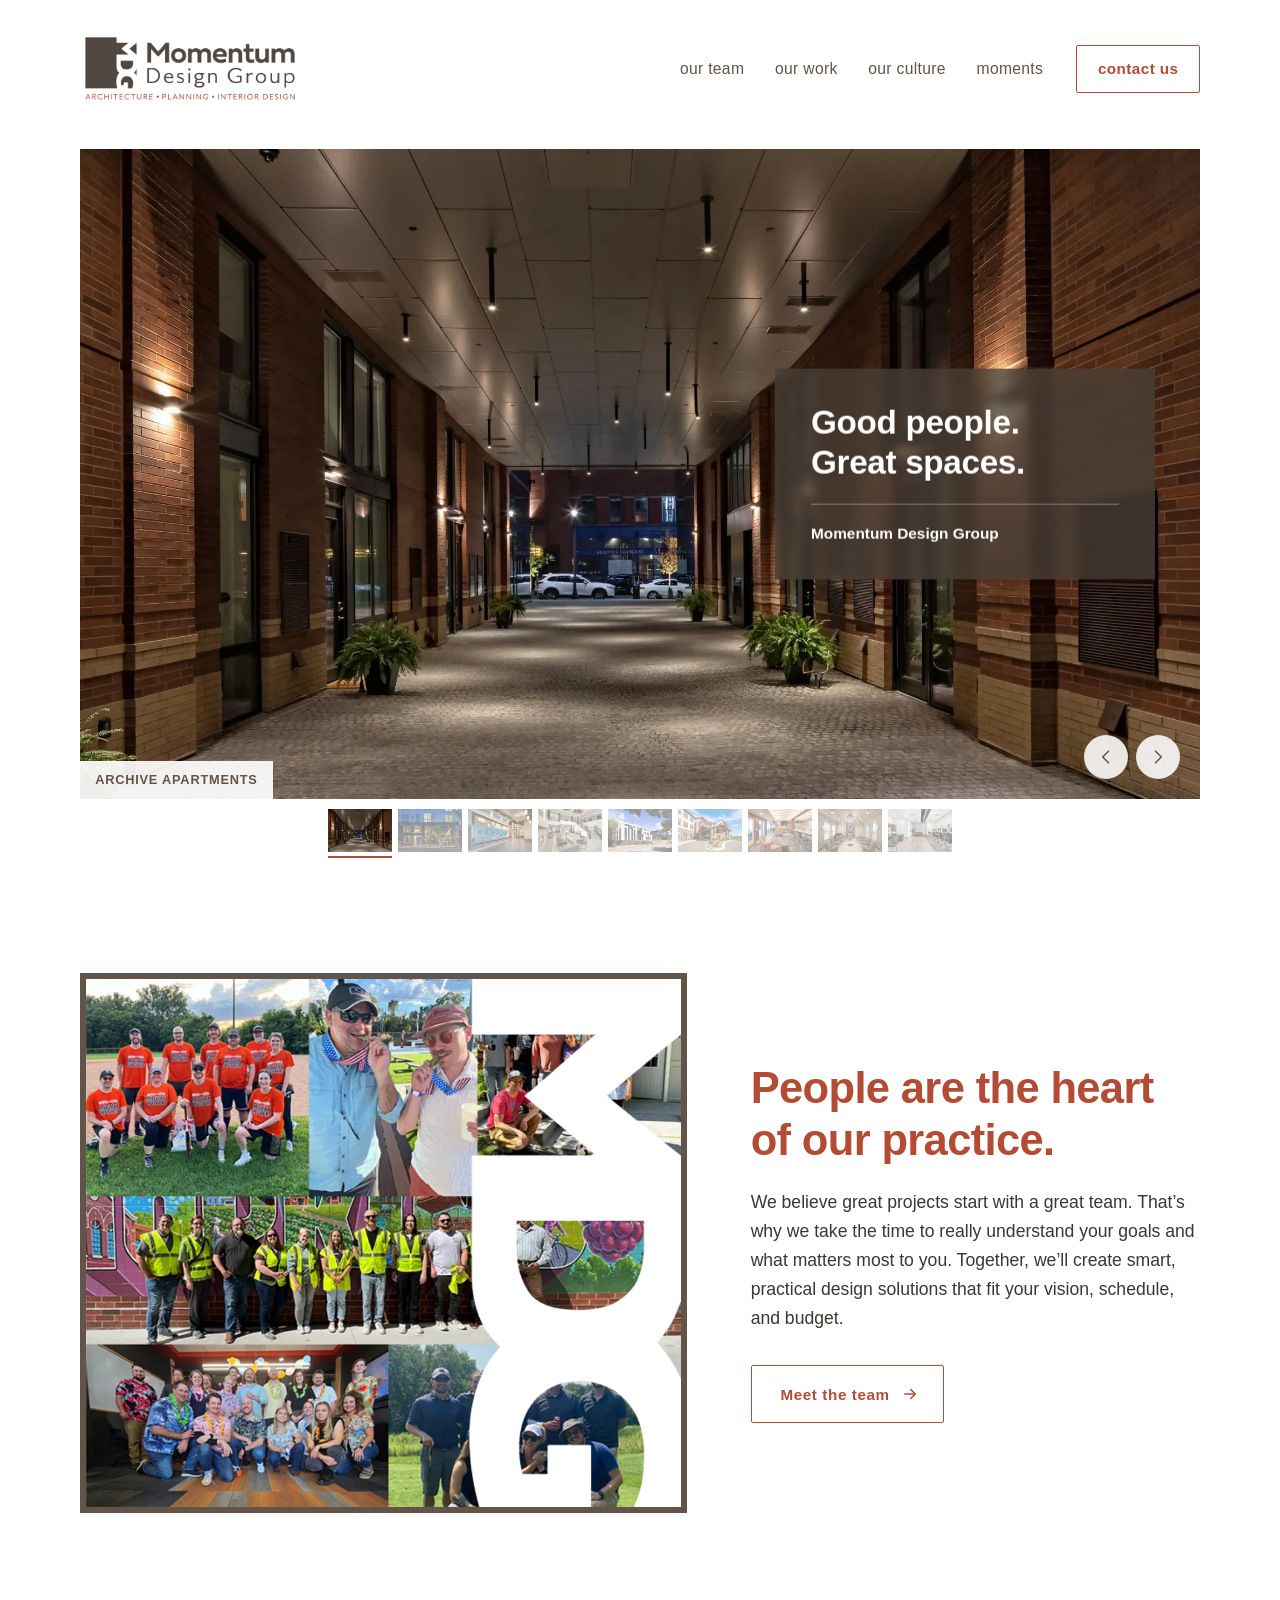
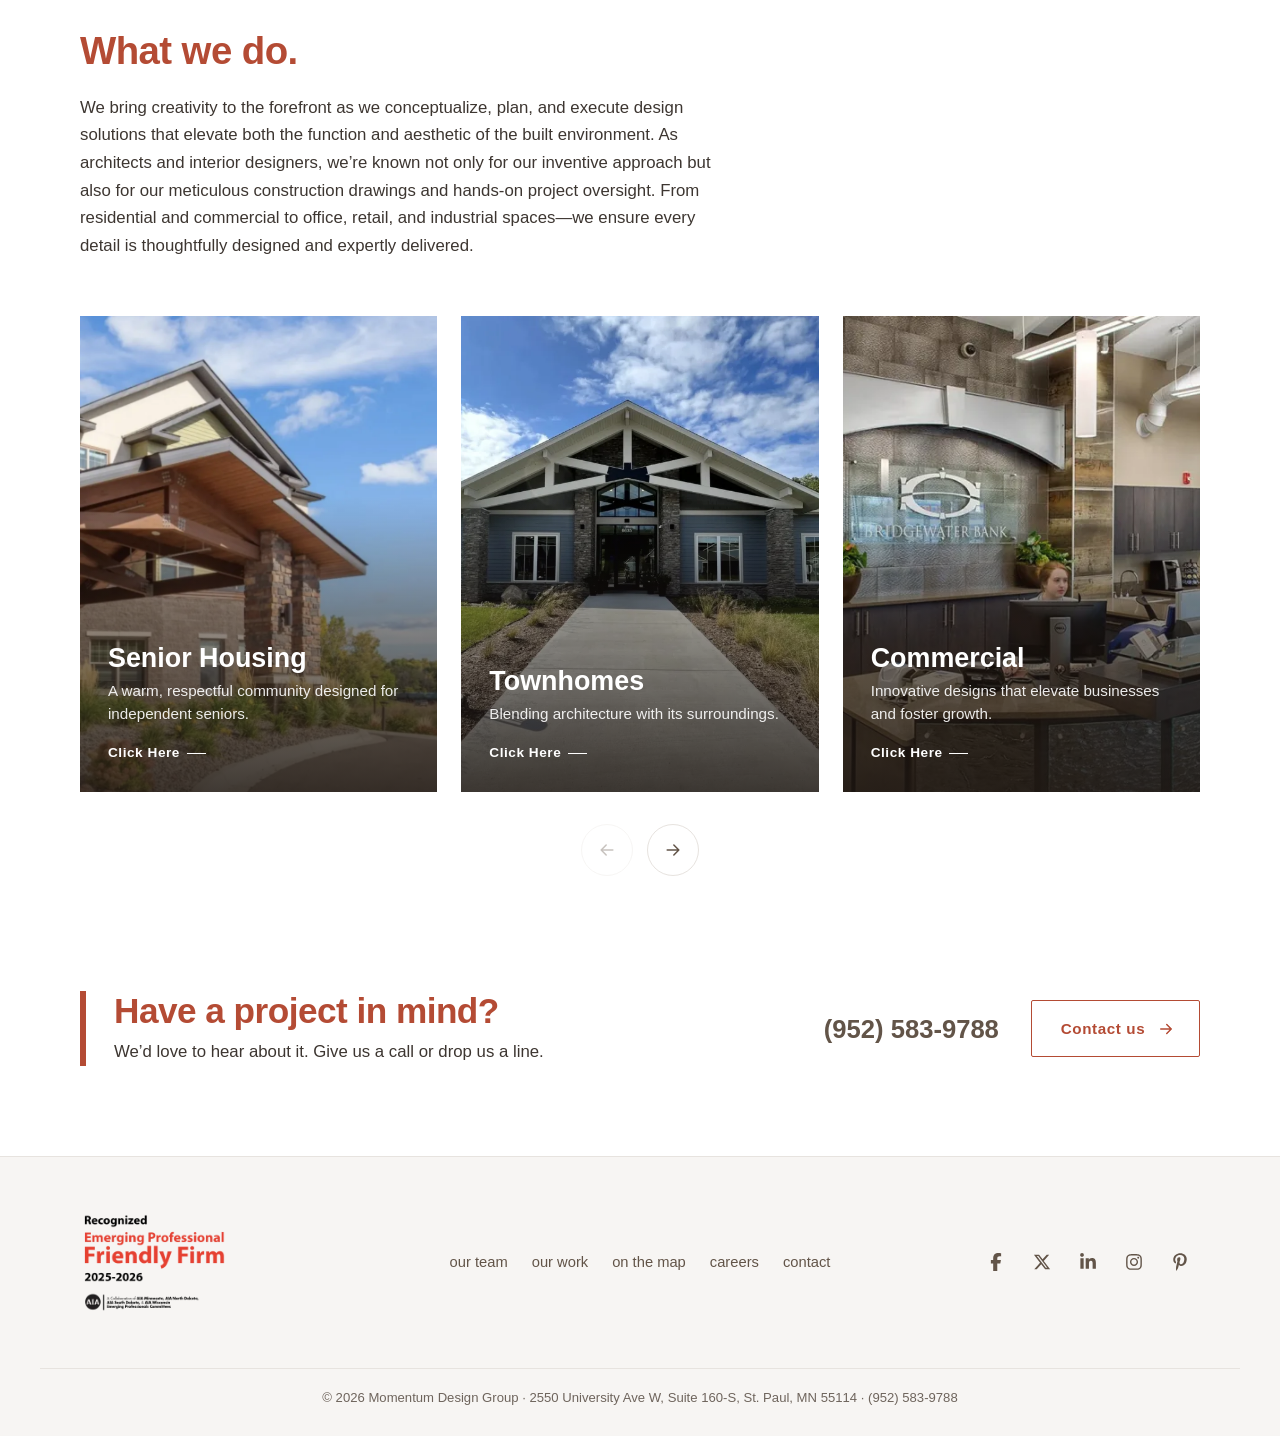
<file: index.html>
<!DOCTYPE html>
<html lang="en">
<head>
  <meta charset="UTF-8">
  <meta name="viewport" content="width=device-width, initial-scale=1.0">
  <title>Momentum Design Group | Architecture, Planning, Interior Design</title>
  <meta name="description" content="Momentum Design Group is an architecture, planning and interior design firm in St. Paul, Minnesota. Good people. Great spaces.">
  <link rel="canonical" href="https://mdgarchitects.com/">
  <meta name="theme-color" content="#ffffff">

  <!-- Icons -->
  <link rel="icon" type="image/png" sizes="32x32" href="images/favicon-32.png">
  <link rel="icon" type="image/png" sizes="192x192" href="images/icon-192.png">
  <link rel="apple-touch-icon" href="images/apple-touch-icon.png">

  <!-- Link previews (Facebook, LinkedIn, iMessage, Slack, X) -->
  <meta property="og:type" content="website">
  <meta property="og:site_name" content="Momentum Design Group">
  <meta property="og:title" content="Momentum Design Group | Good people. Great spaces.">
  <meta property="og:description" content="Architecture, planning and interior design in St. Paul, Minnesota. Senior housing, townhomes, commercial, workplace, hospitality & retail and multifamily.">
  <meta property="og:url" content="https://mdgarchitects.com/">
  <meta property="og:image" content="https://mdgarchitects.com/images/share.jpg">
  <meta property="og:image:width" content="1200">
  <meta property="og:image:height" content="630">
  <meta property="og:image:alt" content="Brick-lined corridor at Archive Apartments, designed by Momentum Design Group">
  <meta name="twitter:card" content="summary_large_image">
  <meta name="twitter:site" content="@MDGArch">

  <link rel="preload" as="image" href="images/archive-apartments.webp" imagesrcset="images/archive-apartments-1000.webp 1000w, images/archive-apartments.webp 2000w" imagesizes="(max-width: 1200px) 100vw, 1120px">
  <link rel="stylesheet" href="css/styles.css">
  <script>document.documentElement.classList.add("js")</script>
</head>
<body>
  <a class="skip" href="#main">Skip to content</a>

  <header class="header">
    <div class="header__inner">
      <a class="header__logo" href="./" aria-label="Momentum Design Group home">
        <img src="images/mdg-logo.webp" alt="Momentum Design Group: Architecture, Planning, Interior Design" width="300" height="100">
      </a>
      <button class="header__toggle" type="button" aria-expanded="false" aria-controls="site-nav" aria-label="Open menu">
        <span></span><span></span><span></span>
      </button>
      <nav class="header__nav" id="site-nav" aria-label="Main">
        <ul class="header__links">
          <li><a href="our-team.html">our team</a></li>
          <li><a href="our-work.html">our work</a></li>
          <li><a href="careers.html">our culture</a></li>
          <li><a href="moments.html">moments</a></li>
        </ul>
        <a class="header__cta" href="contact.html">contact us</a>
        <div class="header__extra">
          <a class="header__phone" href="tel:+19525839788">(952) 583-9788</a>
          <p>2550 University Ave W, Suite 160-S<br>St. Paul, Minnesota 55114</p>
        </div>
      </nav>
    </div>
  </header>

  <main id="main">
    <!-- Hero slideshow -->
    <section class="hero container" aria-label="Featured projects" aria-roledescription="carousel" data-hero>
      <div class="hero__stage">
          <img class="hero__slide is-active" src="images/archive-apartments.webp" srcset="images/archive-apartments-1000.webp 1000w, images/archive-apartments.webp 2000w" sizes="(max-width: 1200px) 100vw, 1120px" alt="Brick-lined interior corridor with pendant lights at Archive Apartments" width="2000" height="1334" data-name="Archive Apartments">
          <img class="hero__slide" data-src="images/hencen-apartments.webp" data-srcset="images/hencen-apartments-1000.webp 1000w, images/hencen-apartments.webp 2000w" sizes="(max-width: 1200px) 100vw, 1120px" alt="HenCen Apartments lit up at dusk" width="2000" height="1334" data-name="HenCen Apartments">
          <img class="hero__slide" data-src="images/bridgewater-bank.webp" data-srcset="images/bridgewater-bank-1000.webp 1000w, images/bridgewater-bank.webp 2000w" sizes="(max-width: 1200px) 100vw, 1120px" alt="Bridgewater Bank corporate center lobby" width="2000" height="1334" data-name="Bridgewater Bank">
          <img class="hero__slide" data-src="images/applewood-pointe.webp" data-srcset="images/applewood-pointe-1000.webp 1000w, images/applewood-pointe.webp 2000w" sizes="(max-width: 1200px) 100vw, 1120px" alt="Two-story great room at Applewood Pointe of Eden Prairie" width="2000" height="1334" data-name="Applewood Pointe of Eden Prairie">
          <img class="hero__slide" data-src="images/235-lake-street.webp" data-srcset="images/235-lake-street-1000.webp 1000w, images/235-lake-street.webp 2000w" sizes="(max-width: 1200px) 100vw, 1120px" alt="White modern exterior of the 235 Lake Street office" width="2000" height="1334" data-name="235 Lake Street Office">
          <img class="hero__slide" data-src="images/okalee-senior.webp" data-srcset="images/okalee-senior-1000.webp 1000w, images/okalee-senior.webp 2000w" sizes="(max-width: 1200px) 100vw, 1120px" alt="Okalee Senior Community entrance with timber porte-cochère" width="2000" height="1334" data-name="Okalee Senior Community">
          <img class="hero__slide" data-src="images/mn-hillel.webp" data-srcset="images/mn-hillel-1000.webp 1000w, images/mn-hillel.webp 2000w" sizes="(max-width: 1200px) 100vw, 1120px" alt="Lounge and dining space at the Minnesota Hillel student center" width="2000" height="1334" data-name="Minnesota Hillel">
          <img class="hero__slide" data-src="images/visitation-monastery.webp" data-srcset="images/visitation-monastery-1000.webp 1000w, images/visitation-monastery.webp 2000w" sizes="(max-width: 1200px) 100vw, 1120px" alt="Sunlit sitting room at the Sisters of the Visitation Monastery" width="2000" height="1334" data-name="Sisters of the Visitation Monastery">
          <img class="hero__slide" data-src="images/salon-bambino.webp" data-srcset="images/salon-bambino-1000.webp 1000w, images/salon-bambino.webp 2000w" sizes="(max-width: 1200px) 100vw, 1120px" alt="Bright styling floor at Salon Bambino" width="2000" height="1334" data-name="Salon Bambino">
        <div class="hero__card">
          <h1>Good people.<br>Great spaces.</h1>
          <p class="hero__firm">Momentum Design Group</p>
        </div>
        <p class="hero__caption" aria-live="polite"><span data-name>Archive Apartments</span></p>
        <div class="hero__controls">
          <button type="button" data-prev aria-label="Previous project"><svg viewBox="0 0 24 24" aria-hidden="true"><path d="M15 5l-7 7 7 7"/></svg></button>
          <button type="button" data-next aria-label="Next project"><svg viewBox="0 0 24 24" aria-hidden="true"><path d="M9 5l7 7-7 7"/></svg></button>
        </div>
      </div>
      <ul class="hero__thumbs" aria-label="Choose a project">
        <li><button class="hero__thumb is-active" type="button" data-slide="0" aria-label="Show Archive Apartments" aria-pressed="true"><img src="images/archive-apartments-thumb.webp" alt="" width="240" height="160"></button></li>
        <li><button class="hero__thumb" type="button" data-slide="1" aria-label="Show HenCen Apartments" aria-pressed="false"><img src="images/hencen-apartments-thumb.webp" alt="" width="240" height="160"></button></li>
        <li><button class="hero__thumb" type="button" data-slide="2" aria-label="Show Bridgewater Bank" aria-pressed="false"><img src="images/bridgewater-bank-thumb.webp" alt="" width="240" height="160"></button></li>
        <li><button class="hero__thumb" type="button" data-slide="3" aria-label="Show Applewood Pointe of Eden Prairie" aria-pressed="false"><img src="images/applewood-pointe-thumb.webp" alt="" width="240" height="160"></button></li>
        <li><button class="hero__thumb" type="button" data-slide="4" aria-label="Show 235 Lake Street Office" aria-pressed="false"><img src="images/235-lake-street-thumb.webp" alt="" width="240" height="160"></button></li>
        <li><button class="hero__thumb" type="button" data-slide="5" aria-label="Show Okalee Senior Community" aria-pressed="false"><img src="images/okalee-senior-thumb.webp" alt="" width="240" height="160"></button></li>
        <li><button class="hero__thumb" type="button" data-slide="6" aria-label="Show Minnesota Hillel" aria-pressed="false"><img src="images/mn-hillel-thumb.webp" alt="" width="240" height="160"></button></li>
        <li><button class="hero__thumb" type="button" data-slide="7" aria-label="Show Sisters of the Visitation Monastery" aria-pressed="false"><img src="images/visitation-monastery-thumb.webp" alt="" width="240" height="160"></button></li>
        <li><button class="hero__thumb" type="button" data-slide="8" aria-label="Show Salon Bambino" aria-pressed="false"><img src="images/salon-bambino-thumb.webp" alt="" width="240" height="160"></button></li>
      </ul>
    </section>

    <!-- People -->
    <section class="people container" aria-labelledby="people-title">
      <div class="people__image">
        <img src="images/team-collage.webp" alt="Collage of MDG team photos at site visits, volunteer builds and team events, arranged in the shape of the MDG logo" width="1070" height="950" loading="lazy">
      </div>
      <div class="people__text">
        <h2 id="people-title">People are the heart of our practice.</h2>
        <p>We believe great projects start with a great team. That’s why we take the time to really understand your goals and what matters most to you. Together, we’ll create smart, practical design solutions that fit your vision, schedule, and budget.</p>
        <a class="btn" href="our-team.html">Meet the team <svg viewBox="0 0 24 24" aria-hidden="true"><path d="M5 12h14M13 6l6 6-6 6"/></svg></a>
      </div>
    </section>

    <!-- What we do -->
    <section class="what container" aria-labelledby="what-title">
      <h2 id="what-title">What we do.</h2>
      <p class="what__intro">We bring creativity to the forefront as we conceptualize, plan, and execute design solutions that elevate both the function and aesthetic of the built environment. As architects and interior designers, we’re known not only for our inventive approach but also for our meticulous construction drawings and hands-on project oversight. From residential and commercial to office, retail, and industrial spaces—we ensure every detail is thoughtfully designed and expertly delivered.</p>

      <div class="sectors" data-sectors>
        <ul class="sectors__track" tabindex="0" aria-label="Project types">
        <li class="sector">
          <a href="our-work.html?sector=senior-housing">
            <img src="images/sector-senior-housing.webp" alt="" width="800" height="1084" loading="lazy">
            <span class="sector__body">
              <span class="sector__name">Senior Housing</span>
              <span class="sector__line">A warm, respectful community designed for independent seniors.</span>
              <span class="sector__more">Click Here</span>
            </span>
          </a>
        </li>
        <li class="sector">
          <a href="our-work.html?sector=townhomes">
            <img src="images/sector-townhomes.webp" alt="" width="800" height="769" loading="lazy">
            <span class="sector__body">
              <span class="sector__name">Townhomes</span>
              <span class="sector__line">Blending architecture with its surroundings.</span>
              <span class="sector__more">Click Here</span>
            </span>
          </a>
        </li>
        <li class="sector">
          <a href="our-work.html?sector=commercial">
            <img src="images/sector-commercial.webp" alt="" width="800" height="531" loading="lazy">
            <span class="sector__body">
              <span class="sector__name">Commercial</span>
              <span class="sector__line">Innovative designs that elevate businesses and foster growth.</span>
              <span class="sector__more">Click Here</span>
            </span>
          </a>
        </li>
        <li class="sector">
          <a href="our-work.html?sector=workplace">
            <img src="images/sector-workplace.webp" alt="" width="800" height="745" loading="lazy">
            <span class="sector__body">
              <span class="sector__name">Workplace</span>
              <span class="sector__line">Productivity-driven layouts that inspire collaboration.</span>
              <span class="sector__more">Click Here</span>
            </span>
          </a>
        </li>
        <li class="sector">
          <a href="our-work.html?sector=hospitality-retail">
            <img src="images/sector-hospitality-retail.webp" alt="" width="800" height="450" loading="lazy">
            <span class="sector__body">
              <span class="sector__name">Hospitality &amp; Retail</span>
              <span class="sector__line">Thoughtful spaces crafted for beauty and usability.</span>
              <span class="sector__more">Click Here</span>
            </span>
          </a>
        </li>
        <li class="sector">
          <a href="our-work.html?sector=multifamily">
            <img src="images/sector-multifamily.webp" alt="" width="800" height="534" loading="lazy">
            <span class="sector__body">
              <span class="sector__name">Multifamily</span>
              <span class="sector__line">Tailored homes that blend comfort, style, and functionality.</span>
              <span class="sector__more">Click Here</span>
            </span>
          </a>
        </li>
        </ul>
        <div class="sectors__nav">
          <button type="button" class="round-btn" data-sectors-prev aria-label="Previous project types"><svg viewBox="0 0 24 24" aria-hidden="true"><path d="M19 12H5M11 6l-6 6 6 6"/></svg></button>
          <button type="button" class="round-btn" data-sectors-next aria-label="Next project types"><svg viewBox="0 0 24 24" aria-hidden="true"><path d="M5 12h14M13 6l6 6-6 6"/></svg></button>
        </div>
      </div>
    </section>
  </main>

  <section class="talk" aria-labelledby="talk-title">
    <div class="talk__inner container">
      <div class="talk__text">
        <h2 id="talk-title">Have a project in mind?</h2>
        <p>We’d love to hear about it. Give us a call or drop us a line.</p>
      </div>
      <div class="talk__actions">
        <a class="talk__phone" href="tel:+19525839788">(952) 583-9788</a>
        <a class="btn" href="contact.html">Contact us <svg viewBox="0 0 24 24" aria-hidden="true"><path d="M5 12h14M13 6l6 6-6 6"/></svg></a>
      </div>
    </div>
  </section>

  <footer class="footer">
    <div class="footer__inner container">
      <img class="footer__badge" src="images/aia-ep-friendly-firm.webp" alt="Recognized AIA Emerging Professional Friendly Firm 2025–2026" width="360" height="238" loading="lazy">
      <ul class="footer__social" aria-label="Social media">
        <li><a href="https://www.facebook.com/momentumdesigngroup/" aria-label="Facebook"><svg class="icon" viewBox="0 0 320 512" aria-hidden="true"><path d="M80 299.3V512H196V299.3h86.5l18-97.8H196V166.9c0-51.7 20.3-71.5 72.7-71.5c16.3 0 29.4 .4 37 1.2V7.9C291.4 4 256.4 0 236.2 0C129.3 0 80 50.5 80 159.4v42.1H14v97.8H80z"/></svg></a></li>
        <li><a href="https://twitter.com/MDGArch/" aria-label="X (Twitter)"><svg class="icon" viewBox="0 0 512 512" aria-hidden="true"><path d="M389.2 48h70.6L305.6 224.2 487 464H345L233.7 318.6 106.5 464H35.8L200.7 275.5 26.8 48H172.4L272.9 180.9 389.2 48zM364.4 421.8h39.1L151.1 88h-42L364.4 421.8z"/></svg></a></li>
        <li><a href="https://www.linkedin.com/company/1674930" aria-label="LinkedIn"><svg class="icon" viewBox="0 0 448 512" aria-hidden="true"><path d="M100.28 448H7.4V148.9h92.88zM53.79 108.1C24.09 108.1 0 83.5 0 53.8a53.79 53.79 0 0 1 107.58 0c0 29.7-24.1 54.3-53.79 54.3zM447.9 448h-92.68V302.4c0-34.7-.7-79.2-48.29-79.2-48.29 0-55.69 37.7-55.69 76.7V448h-92.78V148.9h89.08v40.8h1.3c12.4-23.5 42.69-48.3 87.88-48.3 94 0 111.28 61.9 111.28 142.3V448z"/></svg></a></li>
        <li><a href="https://www.instagram.com/momentumdesigngroup/" aria-label="Instagram"><svg class="icon" viewBox="0 0 448 512" aria-hidden="true"><path d="M224.1 141c-63.6 0-114.9 51.3-114.9 114.9s51.3 114.9 114.9 114.9S339 319.5 339 255.9 287.7 141 224.1 141zm0 189.6c-41.1 0-74.7-33.5-74.7-74.7s33.5-74.7 74.7-74.7 74.7 33.5 74.7 74.7-33.6 74.7-74.7 74.7zm146.4-194.3c0 14.9-12 26.8-26.8 26.8-14.9 0-26.8-12-26.8-26.8s12-26.8 26.8-26.8 26.8 12 26.8 26.8zm76.1 27.2c-1.7-35.9-9.9-67.7-36.2-93.9-26.2-26.2-58-34.4-93.9-36.2-37-2.1-147.9-2.1-184.9 0-35.8 1.7-67.6 9.9-93.9 36.1s-34.4 58-36.2 93.9c-2.1 37-2.1 147.9 0 184.9 1.7 35.9 9.9 67.7 36.2 93.9s58 34.4 93.9 36.2c37 2.1 147.9 2.1 184.9 0 35.9-1.7 67.7-9.9 93.9-36.2 26.2-26.2 34.4-58 36.2-93.9 2.1-37 2.1-147.8 0-184.8zM398.8 388c-7.8 19.6-22.9 34.7-42.6 42.6-29.5 11.7-99.5 9-132.1 9s-102.7 2.6-132.1-9c-19.6-7.8-34.7-22.9-42.6-42.6-11.7-29.5-9-99.5-9-132.1s-2.6-102.7 9-132.1c7.8-19.6 22.9-34.7 42.6-42.6 29.5-11.7 99.5-9 132.1-9s102.7-2.6 132.1 9c19.6 7.8 34.7 22.9 42.6 42.6 11.7 29.5 9 99.5 9 132.1s2.7 102.7-9 132.1z"/></svg></a></li>
        <li><a href="https://www.pinterest.com/MomentumDesignGroupArchitects/" aria-label="Pinterest"><svg class="icon" viewBox="0 0 384 512" aria-hidden="true"><path d="M204 6.5C101.4 6.5 0 74.9 0 185.6 0 256 39.6 296 63.6 296c9.9 0 15.6-27.6 15.6-35.4 0-9.3-23.7-29.1-23.7-67.8 0-80.4 61.2-137.4 140.4-137.4 68.1 0 118.5 38.7 118.5 109.8 0 53.1-21.3 152.7-90.3 152.7-24.9 0-46.2-18-46.2-43.8 0-37.8 26.4-74.4 26.4-113.4 0-66.2-93.9-54.2-93.9 25.8 0 16.8 2.1 35.4 9.6 50.7-13.8 59.4-42 147.9-42 209.1 0 18.9 2.7 37.5 4.5 56.4 3.4 3.8 1.7 3.4 6.9 1.5 50.4-69 48.6-82.5 71.4-172.8 12.3 23.4 44.1 36 69.3 36 106.2 0 153.9-103.5 153.9-196.8C384 71.3 298.2 6.5 204 6.5z"/></svg></a></li>
      </ul>
      <nav class="footer__nav" aria-label="Footer">
        <ul>
          <li><a href="our-team.html">our team</a></li>
          <li><a href="our-work.html">our work</a></li>
          <li><a href="on-the-map.html">on the map</a></li>
          <li><a href="careers.html">careers</a></li>
          <li><a href="contact.html">contact</a></li>
        </ul>
      </nav>
    </div>
    <div class="footer__base container">
      <p>© <span data-year>2026</span> Momentum Design Group · 2550 University Ave W, Suite 160-S, St. Paul, MN 55114 · <a href="tel:+19525839788">(952) 583-9788</a></p>
    </div>
  </footer>

  <script src="js/script.js"></script>
</body>
</html>
</file>
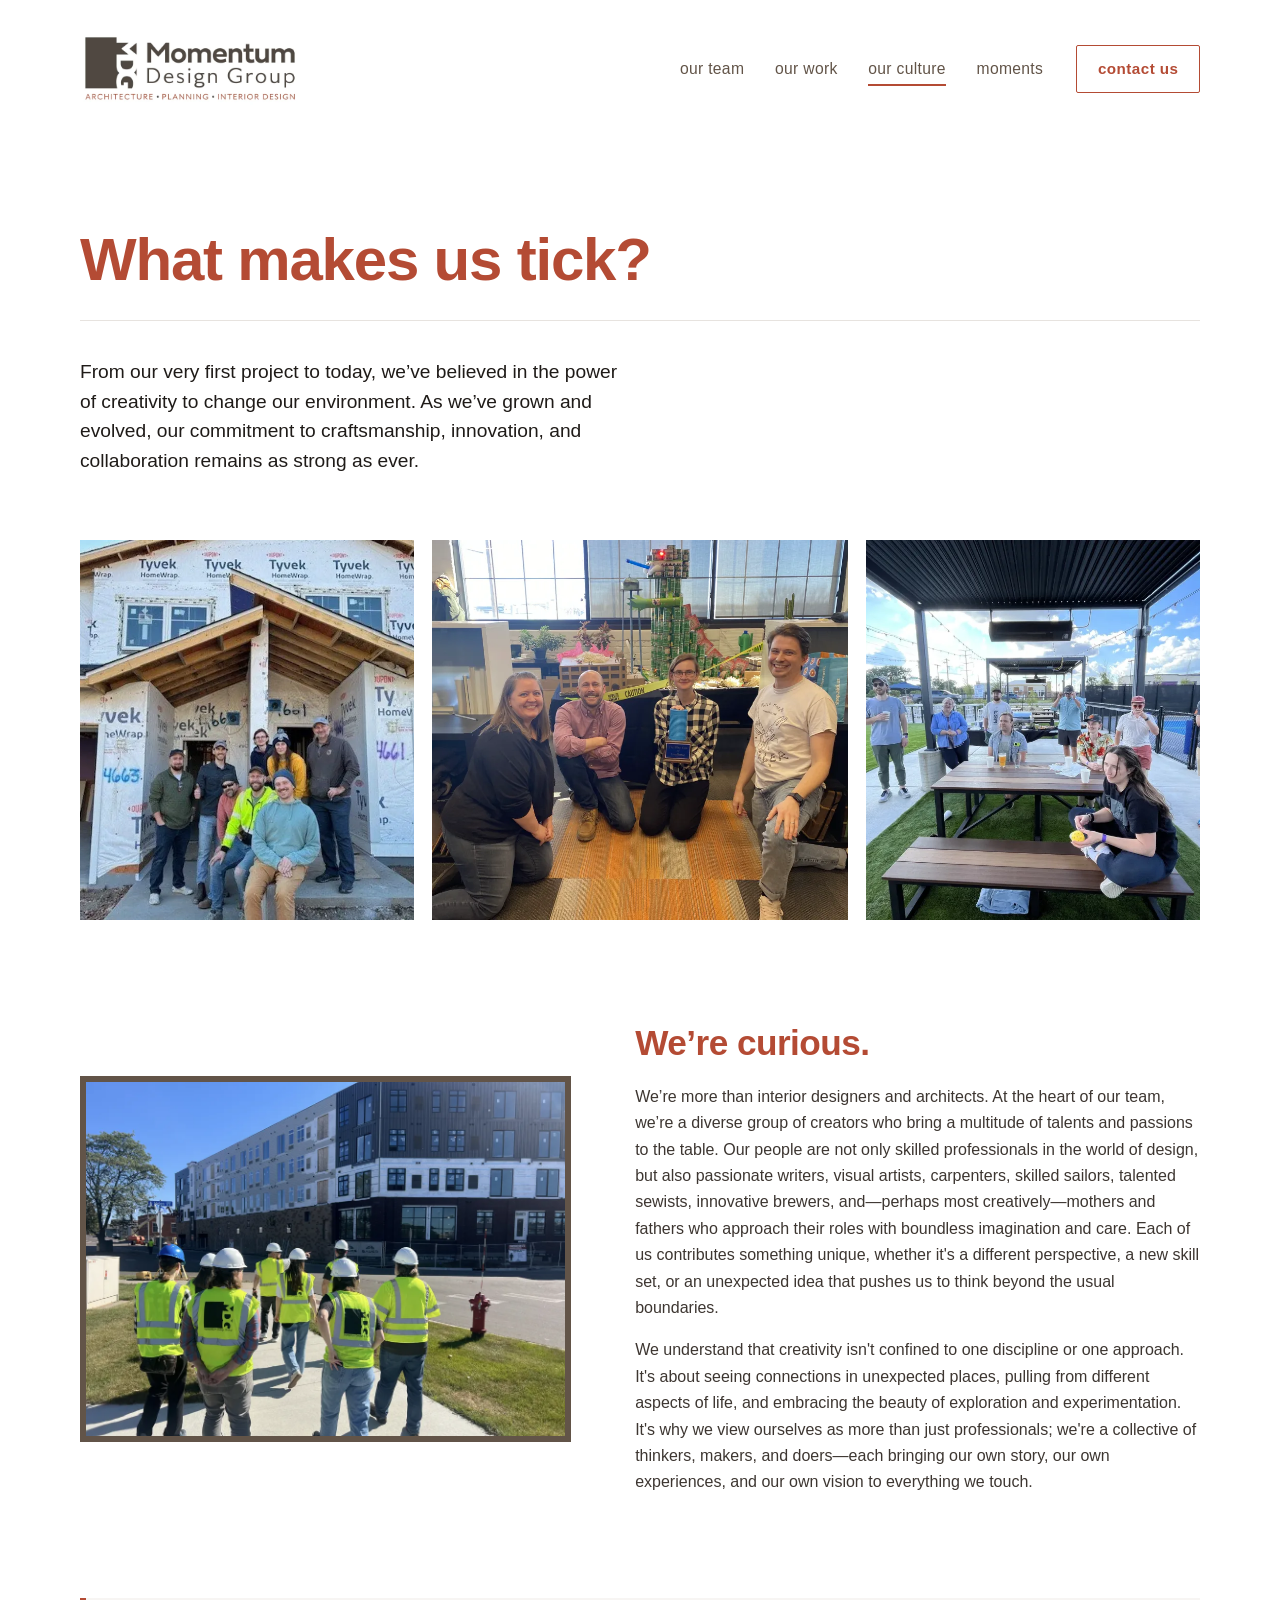
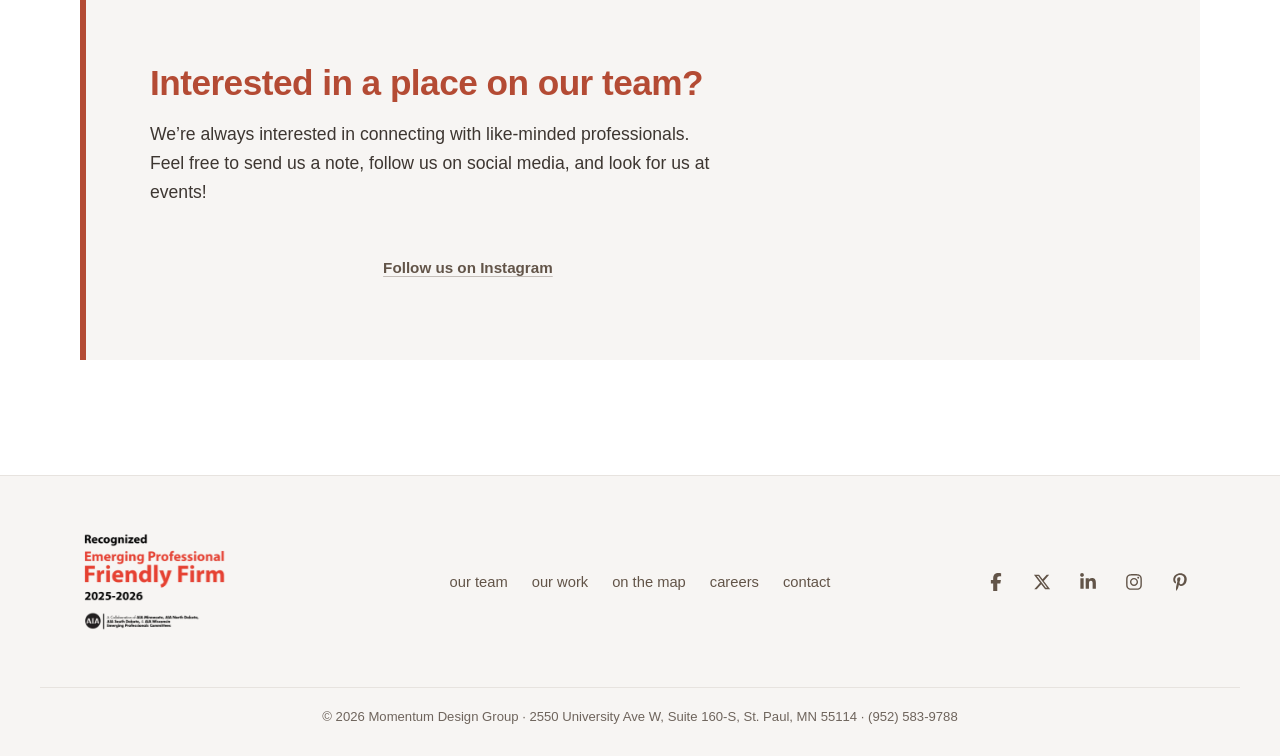
<file: careers.html>
<!DOCTYPE html>
<html lang="en">
<head>
  <meta charset="UTF-8">
  <meta name="viewport" content="width=device-width, initial-scale=1.0">
  <title>Our Culture | Momentum Design Group</title>
  <meta name="description" content="Life at Momentum Design Group: a curious, creative team of architects and designers in St. Paul. Interested in joining us?">
  <link rel="canonical" href="https://mdgarchitects.com/careers.html">
  <meta name="theme-color" content="#ffffff">

  <link rel="icon" type="image/png" sizes="32x32" href="images/favicon-32.png">
  <link rel="icon" type="image/png" sizes="192x192" href="images/icon-192.png">
  <link rel="apple-touch-icon" href="images/apple-touch-icon.png">

  <meta property="og:type" content="website">
  <meta property="og:site_name" content="Momentum Design Group">
  <meta property="og:title" content="Our Culture | Momentum Design Group">
  <meta property="og:description" content="Life at Momentum Design Group: a curious, creative team of architects and designers in St. Paul. Interested in joining us?">
  <meta property="og:url" content="https://mdgarchitects.com/careers.html">
  <meta property="og:image" content="https://mdgarchitects.com/images/share.jpg">
  <meta name="twitter:card" content="summary_large_image">
  <meta name="twitter:site" content="@MDGArch">

  <link rel="stylesheet" href="css/styles.css">
  <script>document.documentElement.classList.add("js")</script>
</head>
<body>
  <a class="skip" href="#main">Skip to content</a>

  <header class="header">
    <div class="header__inner">
      <a class="header__logo" href="index.html" aria-label="Momentum Design Group home">
        <img src="images/mdg-logo.webp" alt="Momentum Design Group: Architecture, Planning, Interior Design" width="300" height="100">
      </a>
      <button class="header__toggle" type="button" aria-expanded="false" aria-controls="site-nav" aria-label="Open menu">
        <span></span><span></span><span></span>
      </button>
      <nav class="header__nav" id="site-nav" aria-label="Main">
        <ul class="header__links">
          <li><a href="our-team.html">our team</a></li>
          <li><a href="our-work.html">our work</a></li>
          <li><a href="careers.html" aria-current="page">our culture</a></li>
          <li><a href="moments.html">moments</a></li>
        </ul>
        <a class="header__cta" href="contact.html">contact us</a>
        <div class="header__extra">
          <a class="header__phone" href="tel:+19525839788">(952) 583-9788</a>
          <p>2550 University Ave W, Suite 160-S<br>St. Paul, Minnesota 55114</p>
        </div>
      </nav>
    </div>
  </header>

  <main id="main">

    <section class="page-head container">
      <h1>What makes us tick?</h1>
      <div class="page-head__lead">
        <p>From our very first project to today, we’ve believed in the power of creativity to change our environment. As we’ve grown and evolved, our commitment to craftsmanship, innovation, and collaboration remains as strong as ever.</p>
      </div>
    </section>

    <div class="culture-strip container">
      <img src="images/culture-habitat.webp" alt="MDG volunteers at a Habitat for Humanity build" width="1000" height="750">
      <img src="images/culture-foodstruction.webp" alt="MDG team members with their Food-struction sculpture" width="1000" height="736">
      <img src="images/culture-team-event.webp" alt="MDG team at an outdoor team event" width="1000" height="750">
    </div>

    <section class="split container" aria-labelledby="curious-title">
      <div class="split__image"><img src="images/culture-curious.webp" alt="MDG team members on a site visit" width="1000" height="737" loading="lazy"></div>
      <div class="split__text">
        <h2 id="curious-title">We’re curious.</h2>
        <p>We’re more than interior designers and architects. At the heart of our team, we’re a diverse group of creators who bring a multitude of talents and passions to the table. Our people are not only skilled professionals in the world of design, but also passionate writers, visual artists, carpenters, skilled sailors, talented sewists, innovative brewers, and—perhaps most creatively—mothers and fathers who approach their roles with boundless imagination and care. Each of us contributes something unique, whether it's a different perspective, a new skill set, or an unexpected idea that pushes us to think beyond the usual boundaries.</p>
        <p>We understand that creativity isn't confined to one discipline or one approach. It's about seeing connections in unexpected places, pulling from different aspects of life, and embracing the beauty of exploration and experimentation. It's why we view ourselves as more than just professionals; we're a collective of thinkers, makers, and doers—each bringing our own story, our own experiences, and our own vision to everything we touch.</p>
      </div>
    </section>

    <section class="callout container" aria-labelledby="join-title">
      <div class="callout__inner">
        <h2 id="join-title">Interested in a place on our team?</h2>
        <p>We’re always interested in connecting with like-minded professionals. Feel free to send us a note, follow us on social media, and look for us at events!</p>
        <div class="callout__actions">
          <a class="btn" href="mailto:brian@mdgarchitects.com">Send us a note <svg viewBox="0 0 24 24" aria-hidden="true"><path d="M5 12h14M13 6l6 6-6 6"/></svg></a>
          <a class="link-quiet" href="https://www.instagram.com/momentumdesigngroup/">Follow us on Instagram</a>
        </div>
      </div>
    </section>

  </main>

  <footer class="footer">
    <div class="footer__inner container">
      <img class="footer__badge" src="images/aia-ep-friendly-firm.webp" alt="Recognized AIA Emerging Professional Friendly Firm 2025–2026" width="360" height="238" loading="lazy">
      <ul class="footer__social" aria-label="Social media">
        <li><a href="https://www.facebook.com/momentumdesigngroup/" aria-label="Facebook"><svg class="icon" viewBox="0 0 320 512" aria-hidden="true"><path d="M80 299.3V512H196V299.3h86.5l18-97.8H196V166.9c0-51.7 20.3-71.5 72.7-71.5c16.3 0 29.4 .4 37 1.2V7.9C291.4 4 256.4 0 236.2 0C129.3 0 80 50.5 80 159.4v42.1H14v97.8H80z"/></svg></a></li>
        <li><a href="https://twitter.com/MDGArch/" aria-label="X (Twitter)"><svg class="icon" viewBox="0 0 512 512" aria-hidden="true"><path d="M389.2 48h70.6L305.6 224.2 487 464H345L233.7 318.6 106.5 464H35.8L200.7 275.5 26.8 48H172.4L272.9 180.9 389.2 48zM364.4 421.8h39.1L151.1 88h-42L364.4 421.8z"/></svg></a></li>
        <li><a href="https://www.linkedin.com/company/1674930" aria-label="LinkedIn"><svg class="icon" viewBox="0 0 448 512" aria-hidden="true"><path d="M100.28 448H7.4V148.9h92.88zM53.79 108.1C24.09 108.1 0 83.5 0 53.8a53.79 53.79 0 0 1 107.58 0c0 29.7-24.1 54.3-53.79 54.3zM447.9 448h-92.68V302.4c0-34.7-.7-79.2-48.29-79.2-48.29 0-55.69 37.7-55.69 76.7V448h-92.78V148.9h89.08v40.8h1.3c12.4-23.5 42.69-48.3 87.88-48.3 94 0 111.28 61.9 111.28 142.3V448z"/></svg></a></li>
        <li><a href="https://www.instagram.com/momentumdesigngroup/" aria-label="Instagram"><svg class="icon" viewBox="0 0 448 512" aria-hidden="true"><path d="M224.1 141c-63.6 0-114.9 51.3-114.9 114.9s51.3 114.9 114.9 114.9S339 319.5 339 255.9 287.7 141 224.1 141zm0 189.6c-41.1 0-74.7-33.5-74.7-74.7s33.5-74.7 74.7-74.7 74.7 33.5 74.7 74.7-33.6 74.7-74.7 74.7zm146.4-194.3c0 14.9-12 26.8-26.8 26.8-14.9 0-26.8-12-26.8-26.8s12-26.8 26.8-26.8 26.8 12 26.8 26.8zm76.1 27.2c-1.7-35.9-9.9-67.7-36.2-93.9-26.2-26.2-58-34.4-93.9-36.2-37-2.1-147.9-2.1-184.9 0-35.8 1.7-67.6 9.9-93.9 36.1s-34.4 58-36.2 93.9c-2.1 37-2.1 147.9 0 184.9 1.7 35.9 9.9 67.7 36.2 93.9s58 34.4 93.9 36.2c37 2.1 147.9 2.1 184.9 0 35.9-1.7 67.7-9.9 93.9-36.2 26.2-26.2 34.4-58 36.2-93.9 2.1-37 2.1-147.8 0-184.8zM398.8 388c-7.8 19.6-22.9 34.7-42.6 42.6-29.5 11.7-99.5 9-132.1 9s-102.7 2.6-132.1-9c-19.6-7.8-34.7-22.9-42.6-42.6-11.7-29.5-9-99.5-9-132.1s-2.6-102.7 9-132.1c7.8-19.6 22.9-34.7 42.6-42.6 29.5-11.7 99.5-9 132.1-9s102.7-2.6 132.1 9c19.6 7.8 34.7 22.9 42.6 42.6 11.7 29.5 9 99.5 9 132.1s2.7 102.7-9 132.1z"/></svg></a></li>
        <li><a href="https://www.pinterest.com/MomentumDesignGroupArchitects/" aria-label="Pinterest"><svg class="icon" viewBox="0 0 384 512" aria-hidden="true"><path d="M204 6.5C101.4 6.5 0 74.9 0 185.6 0 256 39.6 296 63.6 296c9.9 0 15.6-27.6 15.6-35.4 0-9.3-23.7-29.1-23.7-67.8 0-80.4 61.2-137.4 140.4-137.4 68.1 0 118.5 38.7 118.5 109.8 0 53.1-21.3 152.7-90.3 152.7-24.9 0-46.2-18-46.2-43.8 0-37.8 26.4-74.4 26.4-113.4 0-66.2-93.9-54.2-93.9 25.8 0 16.8 2.1 35.4 9.6 50.7-13.8 59.4-42 147.9-42 209.1 0 18.9 2.7 37.5 4.5 56.4 3.4 3.8 1.7 3.4 6.9 1.5 50.4-69 48.6-82.5 71.4-172.8 12.3 23.4 44.1 36 69.3 36 106.2 0 153.9-103.5 153.9-196.8C384 71.3 298.2 6.5 204 6.5z"/></svg></a></li>
      </ul>
      <nav class="footer__nav" aria-label="Footer">
        <ul>
          <li><a href="our-team.html">our team</a></li>
          <li><a href="our-work.html">our work</a></li>
          <li><a href="on-the-map.html">on the map</a></li>
          <li><a href="careers.html">careers</a></li>
          <li><a href="contact.html">contact</a></li>
        </ul>
      </nav>
    </div>
    <div class="footer__base container">
      <p>© <span data-year>2026</span> Momentum Design Group · 2550 University Ave W, Suite 160-S, St. Paul, MN 55114 · <a href="tel:+19525839788">(952) 583-9788</a></p>
    </div>
  </footer>

  <script src="js/script.js"></script>
</body>
</html>
</file>
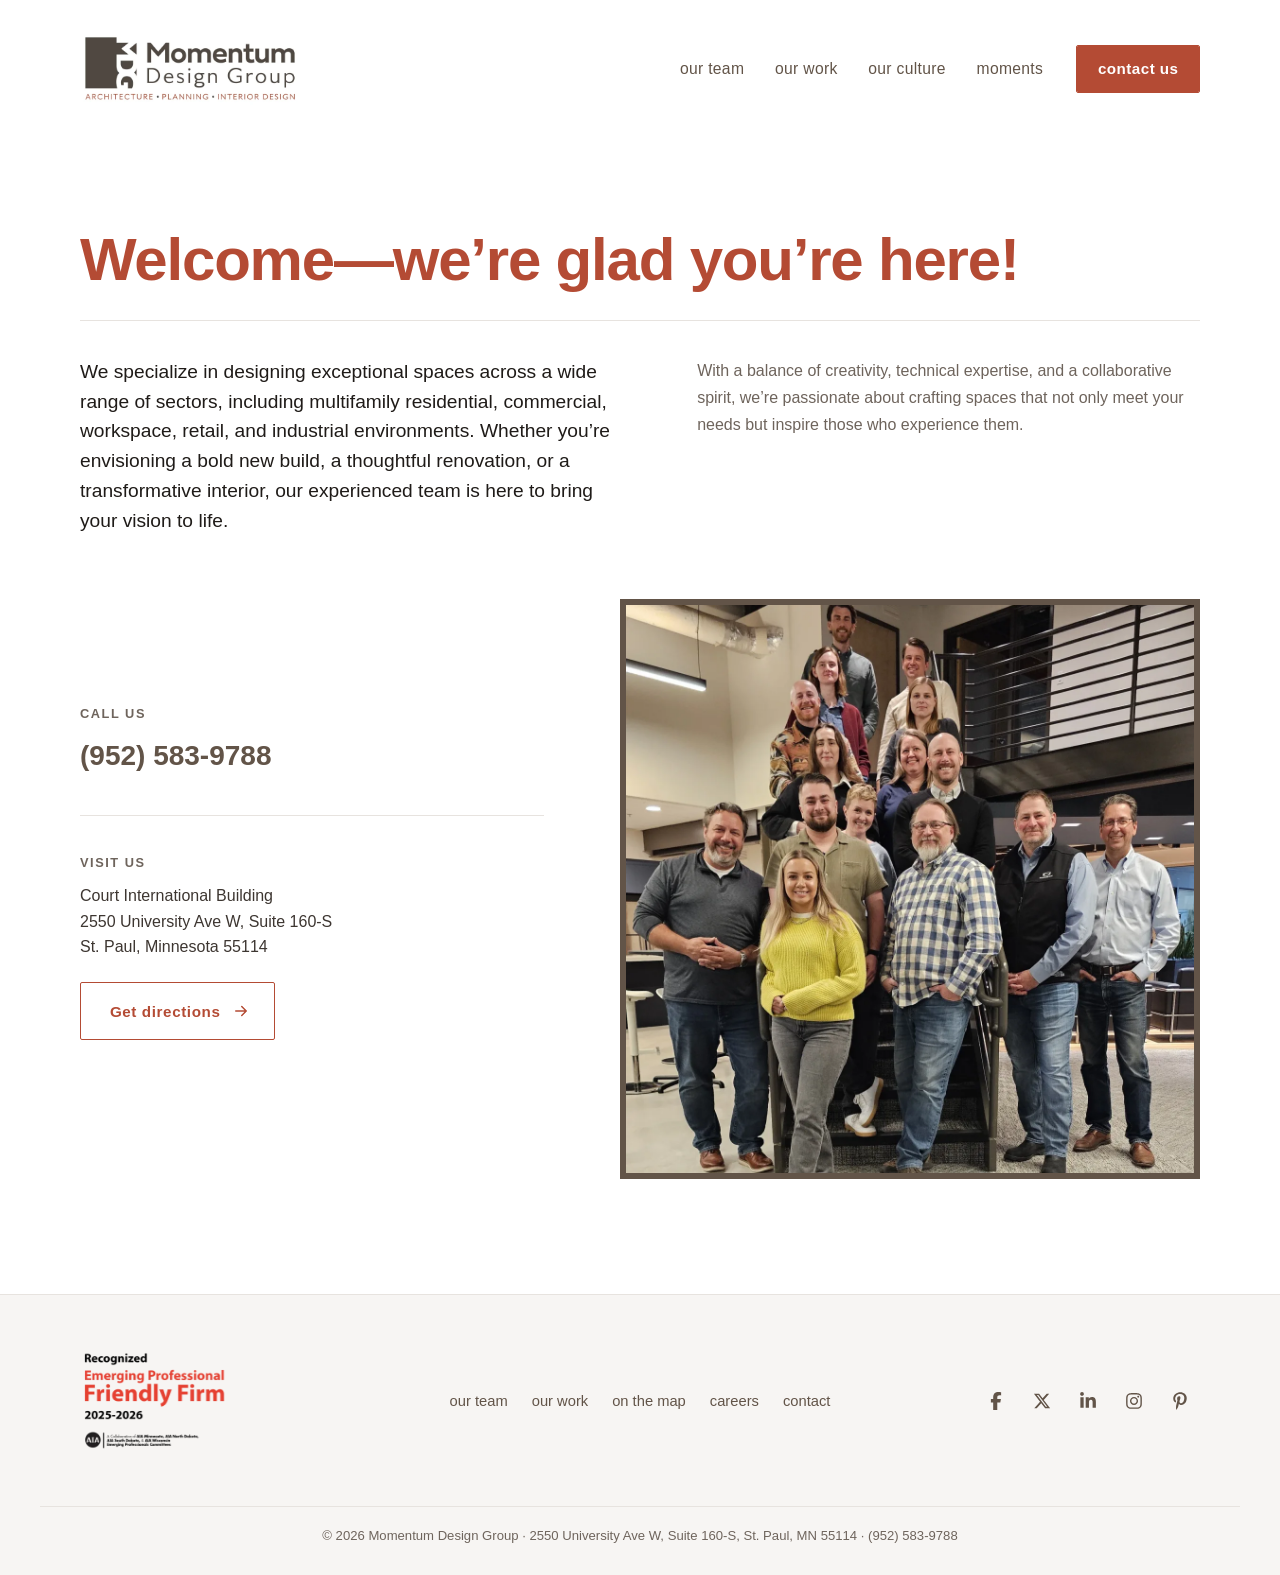
<file: contact.html>
<!DOCTYPE html>
<html lang="en">
<head>
  <meta charset="UTF-8">
  <meta name="viewport" content="width=device-width, initial-scale=1.0">
  <title>Contact | Momentum Design Group</title>
  <meta name="description" content="Contact Momentum Design Group: (952) 583-9788, Court International Building, 2550 University Ave W, Suite 160-S, St. Paul, MN 55114.">
  <link rel="canonical" href="https://mdgarchitects.com/contact.html">
  <meta name="theme-color" content="#ffffff">

  <link rel="icon" type="image/png" sizes="32x32" href="images/favicon-32.png">
  <link rel="icon" type="image/png" sizes="192x192" href="images/icon-192.png">
  <link rel="apple-touch-icon" href="images/apple-touch-icon.png">

  <meta property="og:type" content="website">
  <meta property="og:site_name" content="Momentum Design Group">
  <meta property="og:title" content="Contact | Momentum Design Group">
  <meta property="og:description" content="Contact Momentum Design Group: (952) 583-9788, Court International Building, 2550 University Ave W, Suite 160-S, St. Paul, MN 55114.">
  <meta property="og:url" content="https://mdgarchitects.com/contact.html">
  <meta property="og:image" content="https://mdgarchitects.com/images/share.jpg">
  <meta name="twitter:card" content="summary_large_image">
  <meta name="twitter:site" content="@MDGArch">

  <link rel="stylesheet" href="css/styles.css">
  <script>document.documentElement.classList.add("js")</script>
</head>
<body>
  <a class="skip" href="#main">Skip to content</a>

  <header class="header">
    <div class="header__inner">
      <a class="header__logo" href="index.html" aria-label="Momentum Design Group home">
        <img src="images/mdg-logo.webp" alt="Momentum Design Group: Architecture, Planning, Interior Design" width="300" height="100">
      </a>
      <button class="header__toggle" type="button" aria-expanded="false" aria-controls="site-nav" aria-label="Open menu">
        <span></span><span></span><span></span>
      </button>
      <nav class="header__nav" id="site-nav" aria-label="Main">
        <ul class="header__links">
          <li><a href="our-team.html">our team</a></li>
          <li><a href="our-work.html">our work</a></li>
          <li><a href="careers.html">our culture</a></li>
          <li><a href="moments.html">moments</a></li>
        </ul>
        <a class="header__cta" href="contact.html" aria-current="page">contact us</a>
        <div class="header__extra">
          <a class="header__phone" href="tel:+19525839788">(952) 583-9788</a>
          <p>2550 University Ave W, Suite 160-S<br>St. Paul, Minnesota 55114</p>
        </div>
      </nav>
    </div>
  </header>

  <main id="main">

    <section class="page-head container">
      <h1>Welcome—we’re glad you’re here!</h1>
      <div class="page-head__lead">
        <p>We specialize in designing exceptional spaces across a wide range of sectors, including multifamily residential, commercial, workspace, retail, and industrial environments. Whether you’re envisioning a bold new build, a thoughtful renovation, or a transformative interior, our experienced team is here to bring your vision to life.</p>
        <p>With a balance of creativity, technical expertise, and a collaborative spirit, we’re passionate about crafting spaces that not only meet your needs but inspire those who experience them.</p>
      </div>
    </section>

    <section class="contact container" aria-label="Contact details">
      <div class="contact__details">
        <div class="contact__item">
          <h2>Call us</h2>
          <a class="contact__phone" href="tel:+19525839788">(952) 583-9788</a>
        </div>
        <div class="contact__item">
          <h2>Visit us</h2>
          <address>Court International Building<br>2550 University Ave W, Suite 160-S<br>St. Paul, Minnesota 55114</address>
          <a class="btn" href="https://maps.app.goo.gl/YM93opze3SKJYX6u9">Get directions <svg viewBox="0 0 24 24" aria-hidden="true"><path d="M5 12h14M13 6l6 6-6 6"/></svg></a>
        </div>
      </div>
      <div class="contact__image"><img src="images/contact-stair.webp" alt="The Momentum Design Group team gathered on a staircase" width="1200" height="1584"></div>
    </section>

  </main>

  <footer class="footer">
    <div class="footer__inner container">
      <img class="footer__badge" src="images/aia-ep-friendly-firm.webp" alt="Recognized AIA Emerging Professional Friendly Firm 2025–2026" width="360" height="238" loading="lazy">
      <ul class="footer__social" aria-label="Social media">
        <li><a href="https://www.facebook.com/momentumdesigngroup/" aria-label="Facebook"><svg class="icon" viewBox="0 0 320 512" aria-hidden="true"><path d="M80 299.3V512H196V299.3h86.5l18-97.8H196V166.9c0-51.7 20.3-71.5 72.7-71.5c16.3 0 29.4 .4 37 1.2V7.9C291.4 4 256.4 0 236.2 0C129.3 0 80 50.5 80 159.4v42.1H14v97.8H80z"/></svg></a></li>
        <li><a href="https://twitter.com/MDGArch/" aria-label="X (Twitter)"><svg class="icon" viewBox="0 0 512 512" aria-hidden="true"><path d="M389.2 48h70.6L305.6 224.2 487 464H345L233.7 318.6 106.5 464H35.8L200.7 275.5 26.8 48H172.4L272.9 180.9 389.2 48zM364.4 421.8h39.1L151.1 88h-42L364.4 421.8z"/></svg></a></li>
        <li><a href="https://www.linkedin.com/company/1674930" aria-label="LinkedIn"><svg class="icon" viewBox="0 0 448 512" aria-hidden="true"><path d="M100.28 448H7.4V148.9h92.88zM53.79 108.1C24.09 108.1 0 83.5 0 53.8a53.79 53.79 0 0 1 107.58 0c0 29.7-24.1 54.3-53.79 54.3zM447.9 448h-92.68V302.4c0-34.7-.7-79.2-48.29-79.2-48.29 0-55.69 37.7-55.69 76.7V448h-92.78V148.9h89.08v40.8h1.3c12.4-23.5 42.69-48.3 87.88-48.3 94 0 111.28 61.9 111.28 142.3V448z"/></svg></a></li>
        <li><a href="https://www.instagram.com/momentumdesigngroup/" aria-label="Instagram"><svg class="icon" viewBox="0 0 448 512" aria-hidden="true"><path d="M224.1 141c-63.6 0-114.9 51.3-114.9 114.9s51.3 114.9 114.9 114.9S339 319.5 339 255.9 287.7 141 224.1 141zm0 189.6c-41.1 0-74.7-33.5-74.7-74.7s33.5-74.7 74.7-74.7 74.7 33.5 74.7 74.7-33.6 74.7-74.7 74.7zm146.4-194.3c0 14.9-12 26.8-26.8 26.8-14.9 0-26.8-12-26.8-26.8s12-26.8 26.8-26.8 26.8 12 26.8 26.8zm76.1 27.2c-1.7-35.9-9.9-67.7-36.2-93.9-26.2-26.2-58-34.4-93.9-36.2-37-2.1-147.9-2.1-184.9 0-35.8 1.7-67.6 9.9-93.9 36.1s-34.4 58-36.2 93.9c-2.1 37-2.1 147.9 0 184.9 1.7 35.9 9.9 67.7 36.2 93.9s58 34.4 93.9 36.2c37 2.1 147.9 2.1 184.9 0 35.9-1.7 67.7-9.9 93.9-36.2 26.2-26.2 34.4-58 36.2-93.9 2.1-37 2.1-147.8 0-184.8zM398.8 388c-7.8 19.6-22.9 34.7-42.6 42.6-29.5 11.7-99.5 9-132.1 9s-102.7 2.6-132.1-9c-19.6-7.8-34.7-22.9-42.6-42.6-11.7-29.5-9-99.5-9-132.1s-2.6-102.7 9-132.1c7.8-19.6 22.9-34.7 42.6-42.6 29.5-11.7 99.5-9 132.1-9s102.7-2.6 132.1 9c19.6 7.8 34.7 22.9 42.6 42.6 11.7 29.5 9 99.5 9 132.1s2.7 102.7-9 132.1z"/></svg></a></li>
        <li><a href="https://www.pinterest.com/MomentumDesignGroupArchitects/" aria-label="Pinterest"><svg class="icon" viewBox="0 0 384 512" aria-hidden="true"><path d="M204 6.5C101.4 6.5 0 74.9 0 185.6 0 256 39.6 296 63.6 296c9.9 0 15.6-27.6 15.6-35.4 0-9.3-23.7-29.1-23.7-67.8 0-80.4 61.2-137.4 140.4-137.4 68.1 0 118.5 38.7 118.5 109.8 0 53.1-21.3 152.7-90.3 152.7-24.9 0-46.2-18-46.2-43.8 0-37.8 26.4-74.4 26.4-113.4 0-66.2-93.9-54.2-93.9 25.8 0 16.8 2.1 35.4 9.6 50.7-13.8 59.4-42 147.9-42 209.1 0 18.9 2.7 37.5 4.5 56.4 3.4 3.8 1.7 3.4 6.9 1.5 50.4-69 48.6-82.5 71.4-172.8 12.3 23.4 44.1 36 69.3 36 106.2 0 153.9-103.5 153.9-196.8C384 71.3 298.2 6.5 204 6.5z"/></svg></a></li>
      </ul>
      <nav class="footer__nav" aria-label="Footer">
        <ul>
          <li><a href="our-team.html">our team</a></li>
          <li><a href="our-work.html">our work</a></li>
          <li><a href="on-the-map.html">on the map</a></li>
          <li><a href="careers.html">careers</a></li>
          <li><a href="contact.html">contact</a></li>
        </ul>
      </nav>
    </div>
    <div class="footer__base container">
      <p>© <span data-year>2026</span> Momentum Design Group · 2550 University Ave W, Suite 160-S, St. Paul, MN 55114 · <a href="tel:+19525839788">(952) 583-9788</a></p>
    </div>
  </footer>

  <script src="js/script.js"></script>
</body>
</html>
</file>
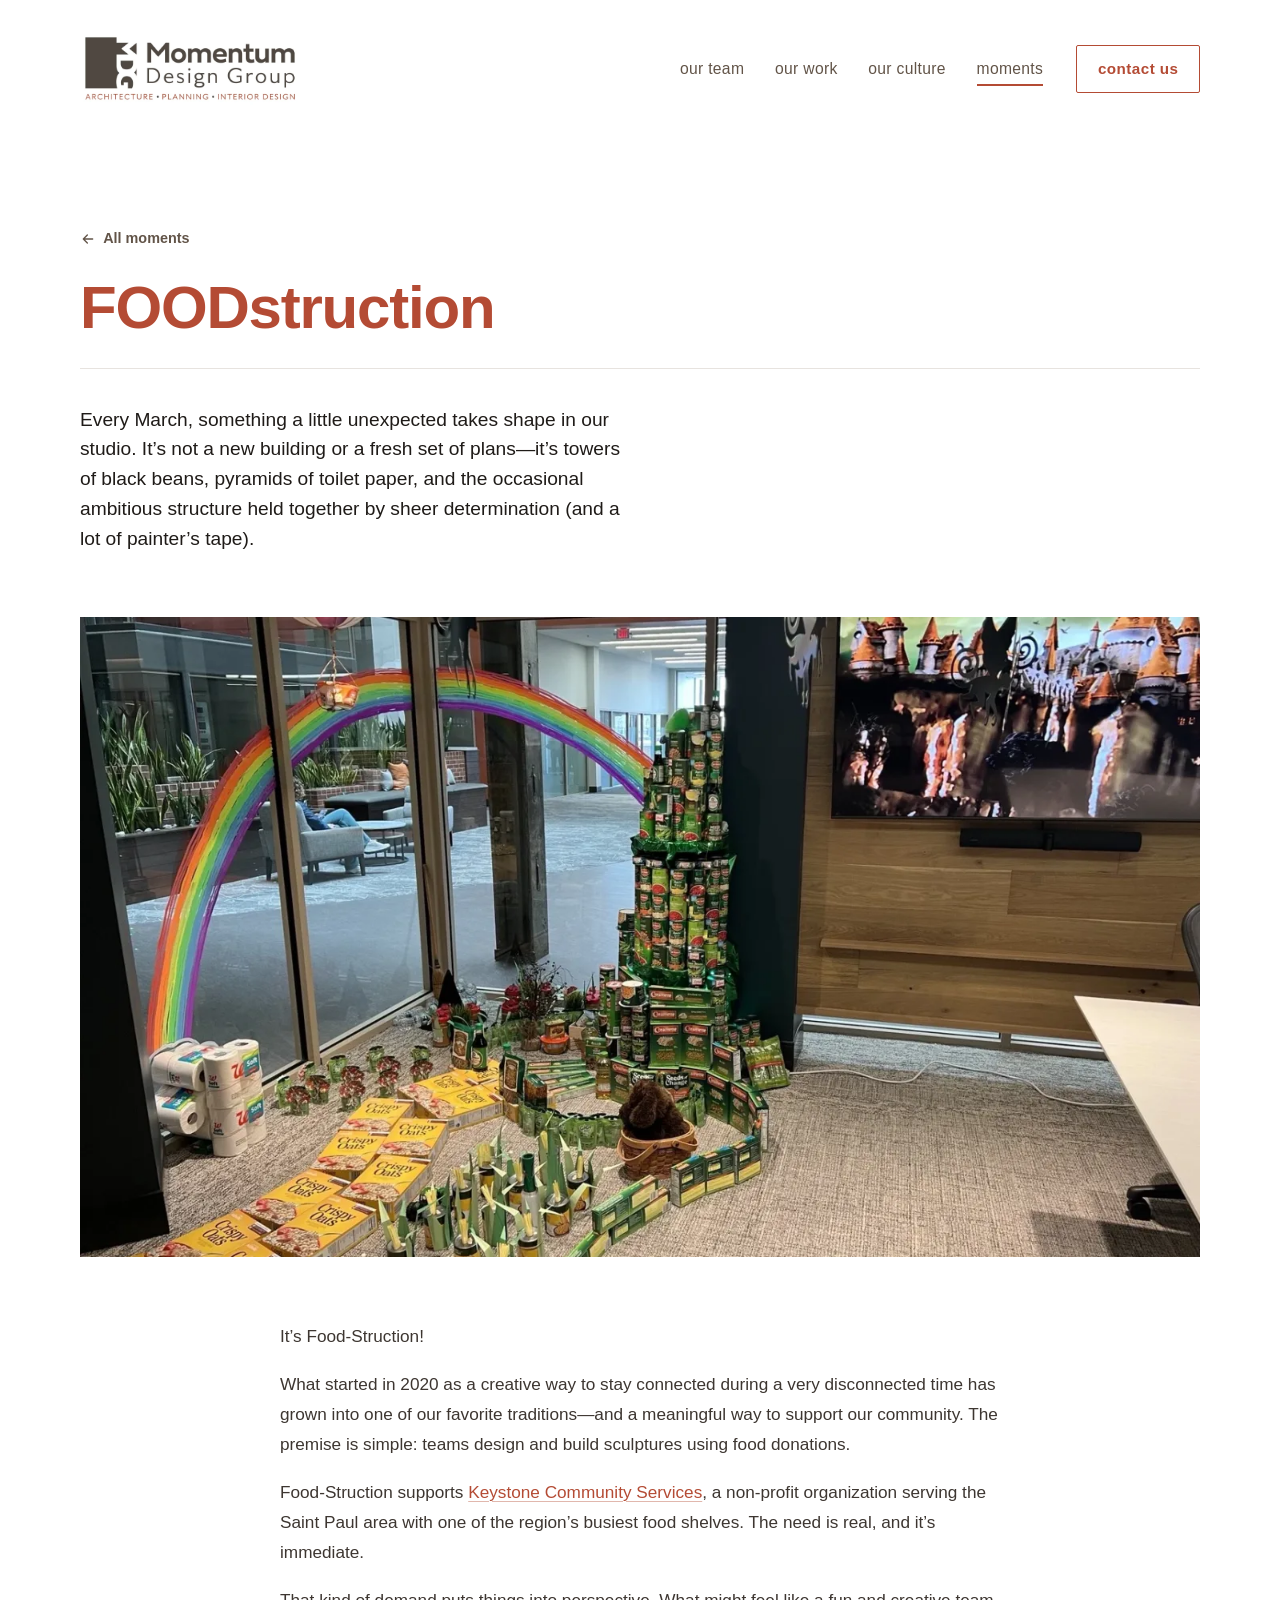
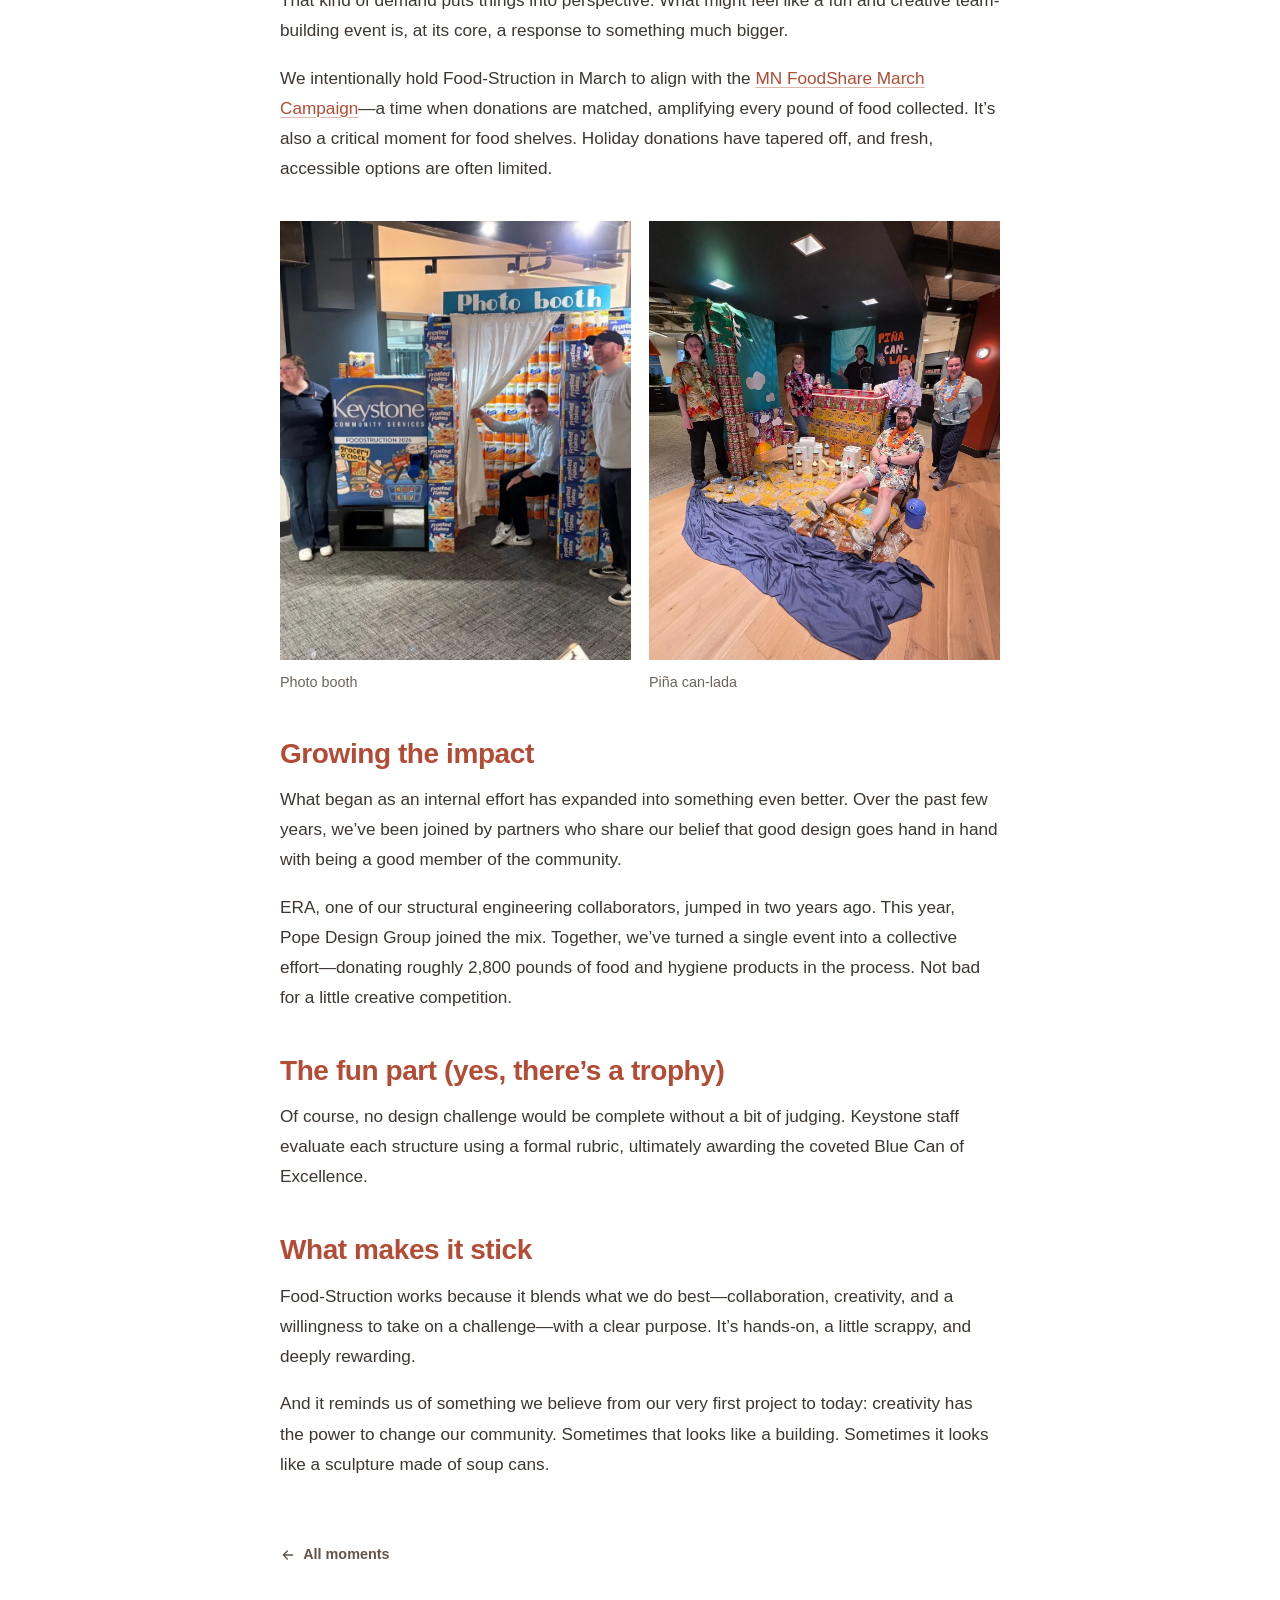
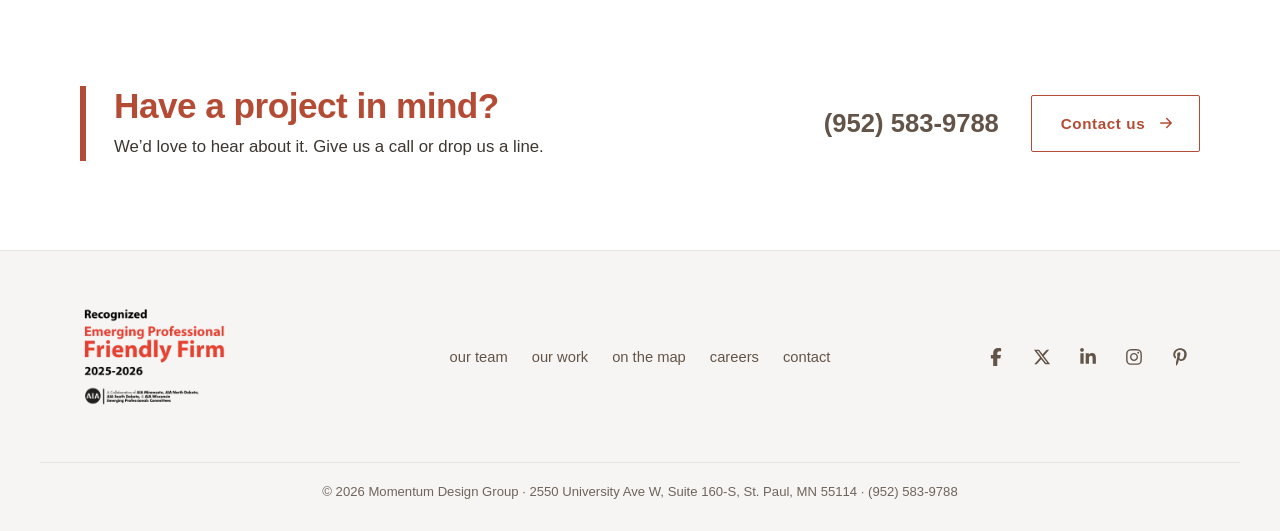
<file: moments-foodstruction.html>
<!DOCTYPE html>
<html lang="en">
<head>
  <meta charset="UTF-8">
  <meta name="viewport" content="width=device-width, initial-scale=1.0">
  <title>FOODstruction | Momentum Design Group</title>
  <meta name="description" content="Food-Struction: MDG&#x27;s annual food-drive design competition supporting Keystone Community Services in Saint Paul.">
  <link rel="canonical" href="https://mdgarchitects.com/moments-foodstruction.html">
  <meta name="theme-color" content="#ffffff">

  <link rel="icon" type="image/png" sizes="32x32" href="images/favicon-32.png">
  <link rel="icon" type="image/png" sizes="192x192" href="images/icon-192.png">
  <link rel="apple-touch-icon" href="images/apple-touch-icon.png">

  <meta property="og:type" content="website">
  <meta property="og:site_name" content="Momentum Design Group">
  <meta property="og:title" content="FOODstruction | Momentum Design Group">
  <meta property="og:description" content="Food-Struction: MDG&#x27;s annual food-drive design competition supporting Keystone Community Services in Saint Paul.">
  <meta property="og:url" content="https://mdgarchitects.com/moments-foodstruction.html">
  <meta property="og:image" content="https://mdgarchitects.com/images/share.jpg">
  <meta name="twitter:card" content="summary_large_image">
  <meta name="twitter:site" content="@MDGArch">

  <link rel="stylesheet" href="css/styles.css">
  <script>document.documentElement.classList.add("js")</script>
</head>
<body>
  <a class="skip" href="#main">Skip to content</a>

  <header class="header">
    <div class="header__inner">
      <a class="header__logo" href="index.html" aria-label="Momentum Design Group home">
        <img src="images/mdg-logo.webp" alt="Momentum Design Group: Architecture, Planning, Interior Design" width="300" height="100">
      </a>
      <button class="header__toggle" type="button" aria-expanded="false" aria-controls="site-nav" aria-label="Open menu">
        <span></span><span></span><span></span>
      </button>
      <nav class="header__nav" id="site-nav" aria-label="Main">
        <ul class="header__links">
          <li><a href="our-team.html">our team</a></li>
          <li><a href="our-work.html">our work</a></li>
          <li><a href="careers.html">our culture</a></li>
          <li><a href="moments.html" aria-current="page">moments</a></li>
        </ul>
        <a class="header__cta" href="contact.html">contact us</a>
        <div class="header__extra">
          <a class="header__phone" href="tel:+19525839788">(952) 583-9788</a>
          <p>2550 University Ave W, Suite 160-S<br>St. Paul, Minnesota 55114</p>
        </div>
      </nav>
    </div>
  </header>

  <main id="main">

    <article class="article">
      <header class="page-head container">
        <a class="back-link" href="moments.html"><svg viewBox="0 0 24 24" aria-hidden="true"><path d="M19 12H5M11 6l-6 6 6 6"/></svg> All moments</a>
        <h1>FOODstruction</h1>
        <div class="page-head__lead">
          <p>Every March, something a little unexpected takes shape in our studio. It’s not a new building or a fresh set of plans—it’s towers of black beans, pyramids of toilet paper, and the occasional ambitious structure held together by sheer determination (and a lot of painter’s tape).</p>
        </div>
      </header>
      <figure class="article__hero container"><img src="images/moments-foodstruction-1.webp" alt="Food-struction sculptures built from donated food in the MDG studio" width="1400" height="1050"></figure>
      <div class="article__body">

        <p>It’s Food-Struction!</p>
        <p>What started in 2020 as a creative way to stay connected during a very disconnected time has grown into one of our favorite traditions—and a meaningful way to support our community. The premise is simple: teams design and build sculptures using food donations.</p>
        <p>Food-Struction supports <a href="https://keystoneservices.org/">Keystone Community Services</a>, a non-profit organization serving the Saint Paul area with one of the region’s busiest food shelves. The need is real, and it’s immediate.</p>
        <p>That kind of demand puts things into perspective. What might feel like a fun and creative team-building event is, at its core, a response to something much bigger.</p>
        <p>We intentionally hold Food-Struction in March to align with the <a href="https://gmcc.org/march-campaign/">MN FoodShare March Campaign</a>—a time when donations are matched, amplifying every pound of food collected. It’s also a critical moment for food shelves. Holiday donations have tapered off, and fresh, accessible options are often limited.</p>
        <div class="article__pair">
          <figure><img src="images/moments-photo-booth.webp" alt="MDG team members in the Food-struction photo booth" width="1400" height="1050" loading="lazy"><figcaption>Photo booth</figcaption></figure>
          <figure><img src="images/moments-pina-canlada.webp" alt="The Piña can-lada team with their sculpture" width="1400" height="1867" loading="lazy"><figcaption>Piña can-lada</figcaption></figure>
        </div>
        <h2>Growing the impact</h2>
        <p>What began as an internal effort has expanded into something even better. Over the past few years, we’ve been joined by partners who share our belief that good design goes hand in hand with being a good member of the community.</p>
        <p>ERA, one of our structural engineering collaborators, jumped in two years ago. This year, Pope Design Group joined the mix. Together, we’ve turned a single event into a collective effort—donating roughly 2,800 pounds of food and hygiene products in the process. Not bad for a little creative competition.</p>
        <h2>The fun part (yes, there’s a trophy)</h2>
        <p>Of course, no design challenge would be complete without a bit of judging. Keystone staff evaluate each structure using a formal rubric, ultimately awarding the coveted Blue Can of Excellence.</p>
        <h2>What makes it stick</h2>
        <p>Food-Struction works because it blends what we do best—collaboration, creativity, and a willingness to take on a challenge—with a clear purpose. It’s hands-on, a little scrappy, and deeply rewarding.</p>
        <p>And it reminds us of something we believe from our very first project to today: creativity has the power to change our community. Sometimes that looks like a building. Sometimes it looks like a sculpture made of soup cans.</p>
      </div>
      <footer class="article__foot">
        <a class="back-link" href="moments.html"><svg viewBox="0 0 24 24" aria-hidden="true"><path d="M19 12H5M11 6l-6 6 6 6"/></svg> All moments</a>
      </footer>
    </article>

  </main>

  <section class="talk" aria-labelledby="talk-title">
    <div class="talk__inner container">
      <div class="talk__text">
        <h2 id="talk-title">Have a project in mind?</h2>
        <p>We’d love to hear about it. Give us a call or drop us a line.</p>
      </div>
      <div class="talk__actions">
        <a class="talk__phone" href="tel:+19525839788">(952) 583-9788</a>
        <a class="btn" href="contact.html">Contact us <svg viewBox="0 0 24 24" aria-hidden="true"><path d="M5 12h14M13 6l6 6-6 6"/></svg></a>
      </div>
    </div>
  </section>

  <footer class="footer">
    <div class="footer__inner container">
      <img class="footer__badge" src="images/aia-ep-friendly-firm.webp" alt="Recognized AIA Emerging Professional Friendly Firm 2025–2026" width="360" height="238" loading="lazy">
      <ul class="footer__social" aria-label="Social media">
        <li><a href="https://www.facebook.com/momentumdesigngroup/" aria-label="Facebook"><svg class="icon" viewBox="0 0 320 512" aria-hidden="true"><path d="M80 299.3V512H196V299.3h86.5l18-97.8H196V166.9c0-51.7 20.3-71.5 72.7-71.5c16.3 0 29.4 .4 37 1.2V7.9C291.4 4 256.4 0 236.2 0C129.3 0 80 50.5 80 159.4v42.1H14v97.8H80z"/></svg></a></li>
        <li><a href="https://twitter.com/MDGArch/" aria-label="X (Twitter)"><svg class="icon" viewBox="0 0 512 512" aria-hidden="true"><path d="M389.2 48h70.6L305.6 224.2 487 464H345L233.7 318.6 106.5 464H35.8L200.7 275.5 26.8 48H172.4L272.9 180.9 389.2 48zM364.4 421.8h39.1L151.1 88h-42L364.4 421.8z"/></svg></a></li>
        <li><a href="https://www.linkedin.com/company/1674930" aria-label="LinkedIn"><svg class="icon" viewBox="0 0 448 512" aria-hidden="true"><path d="M100.28 448H7.4V148.9h92.88zM53.79 108.1C24.09 108.1 0 83.5 0 53.8a53.79 53.79 0 0 1 107.58 0c0 29.7-24.1 54.3-53.79 54.3zM447.9 448h-92.68V302.4c0-34.7-.7-79.2-48.29-79.2-48.29 0-55.69 37.7-55.69 76.7V448h-92.78V148.9h89.08v40.8h1.3c12.4-23.5 42.69-48.3 87.88-48.3 94 0 111.28 61.9 111.28 142.3V448z"/></svg></a></li>
        <li><a href="https://www.instagram.com/momentumdesigngroup/" aria-label="Instagram"><svg class="icon" viewBox="0 0 448 512" aria-hidden="true"><path d="M224.1 141c-63.6 0-114.9 51.3-114.9 114.9s51.3 114.9 114.9 114.9S339 319.5 339 255.9 287.7 141 224.1 141zm0 189.6c-41.1 0-74.7-33.5-74.7-74.7s33.5-74.7 74.7-74.7 74.7 33.5 74.7 74.7-33.6 74.7-74.7 74.7zm146.4-194.3c0 14.9-12 26.8-26.8 26.8-14.9 0-26.8-12-26.8-26.8s12-26.8 26.8-26.8 26.8 12 26.8 26.8zm76.1 27.2c-1.7-35.9-9.9-67.7-36.2-93.9-26.2-26.2-58-34.4-93.9-36.2-37-2.1-147.9-2.1-184.9 0-35.8 1.7-67.6 9.9-93.9 36.1s-34.4 58-36.2 93.9c-2.1 37-2.1 147.9 0 184.9 1.7 35.9 9.9 67.7 36.2 93.9s58 34.4 93.9 36.2c37 2.1 147.9 2.1 184.9 0 35.9-1.7 67.7-9.9 93.9-36.2 26.2-26.2 34.4-58 36.2-93.9 2.1-37 2.1-147.8 0-184.8zM398.8 388c-7.8 19.6-22.9 34.7-42.6 42.6-29.5 11.7-99.5 9-132.1 9s-102.7 2.6-132.1-9c-19.6-7.8-34.7-22.9-42.6-42.6-11.7-29.5-9-99.5-9-132.1s-2.6-102.7 9-132.1c7.8-19.6 22.9-34.7 42.6-42.6 29.5-11.7 99.5-9 132.1-9s102.7-2.6 132.1 9c19.6 7.8 34.7 22.9 42.6 42.6 11.7 29.5 9 99.5 9 132.1s2.7 102.7-9 132.1z"/></svg></a></li>
        <li><a href="https://www.pinterest.com/MomentumDesignGroupArchitects/" aria-label="Pinterest"><svg class="icon" viewBox="0 0 384 512" aria-hidden="true"><path d="M204 6.5C101.4 6.5 0 74.9 0 185.6 0 256 39.6 296 63.6 296c9.9 0 15.6-27.6 15.6-35.4 0-9.3-23.7-29.1-23.7-67.8 0-80.4 61.2-137.4 140.4-137.4 68.1 0 118.5 38.7 118.5 109.8 0 53.1-21.3 152.7-90.3 152.7-24.9 0-46.2-18-46.2-43.8 0-37.8 26.4-74.4 26.4-113.4 0-66.2-93.9-54.2-93.9 25.8 0 16.8 2.1 35.4 9.6 50.7-13.8 59.4-42 147.9-42 209.1 0 18.9 2.7 37.5 4.5 56.4 3.4 3.8 1.7 3.4 6.9 1.5 50.4-69 48.6-82.5 71.4-172.8 12.3 23.4 44.1 36 69.3 36 106.2 0 153.9-103.5 153.9-196.8C384 71.3 298.2 6.5 204 6.5z"/></svg></a></li>
      </ul>
      <nav class="footer__nav" aria-label="Footer">
        <ul>
          <li><a href="our-team.html">our team</a></li>
          <li><a href="our-work.html">our work</a></li>
          <li><a href="on-the-map.html">on the map</a></li>
          <li><a href="careers.html">careers</a></li>
          <li><a href="contact.html">contact</a></li>
        </ul>
      </nav>
    </div>
    <div class="footer__base container">
      <p>© <span data-year>2026</span> Momentum Design Group · 2550 University Ave W, Suite 160-S, St. Paul, MN 55114 · <a href="tel:+19525839788">(952) 583-9788</a></p>
    </div>
  </footer>

  <script src="js/script.js"></script>
</body>
</html>
</file>
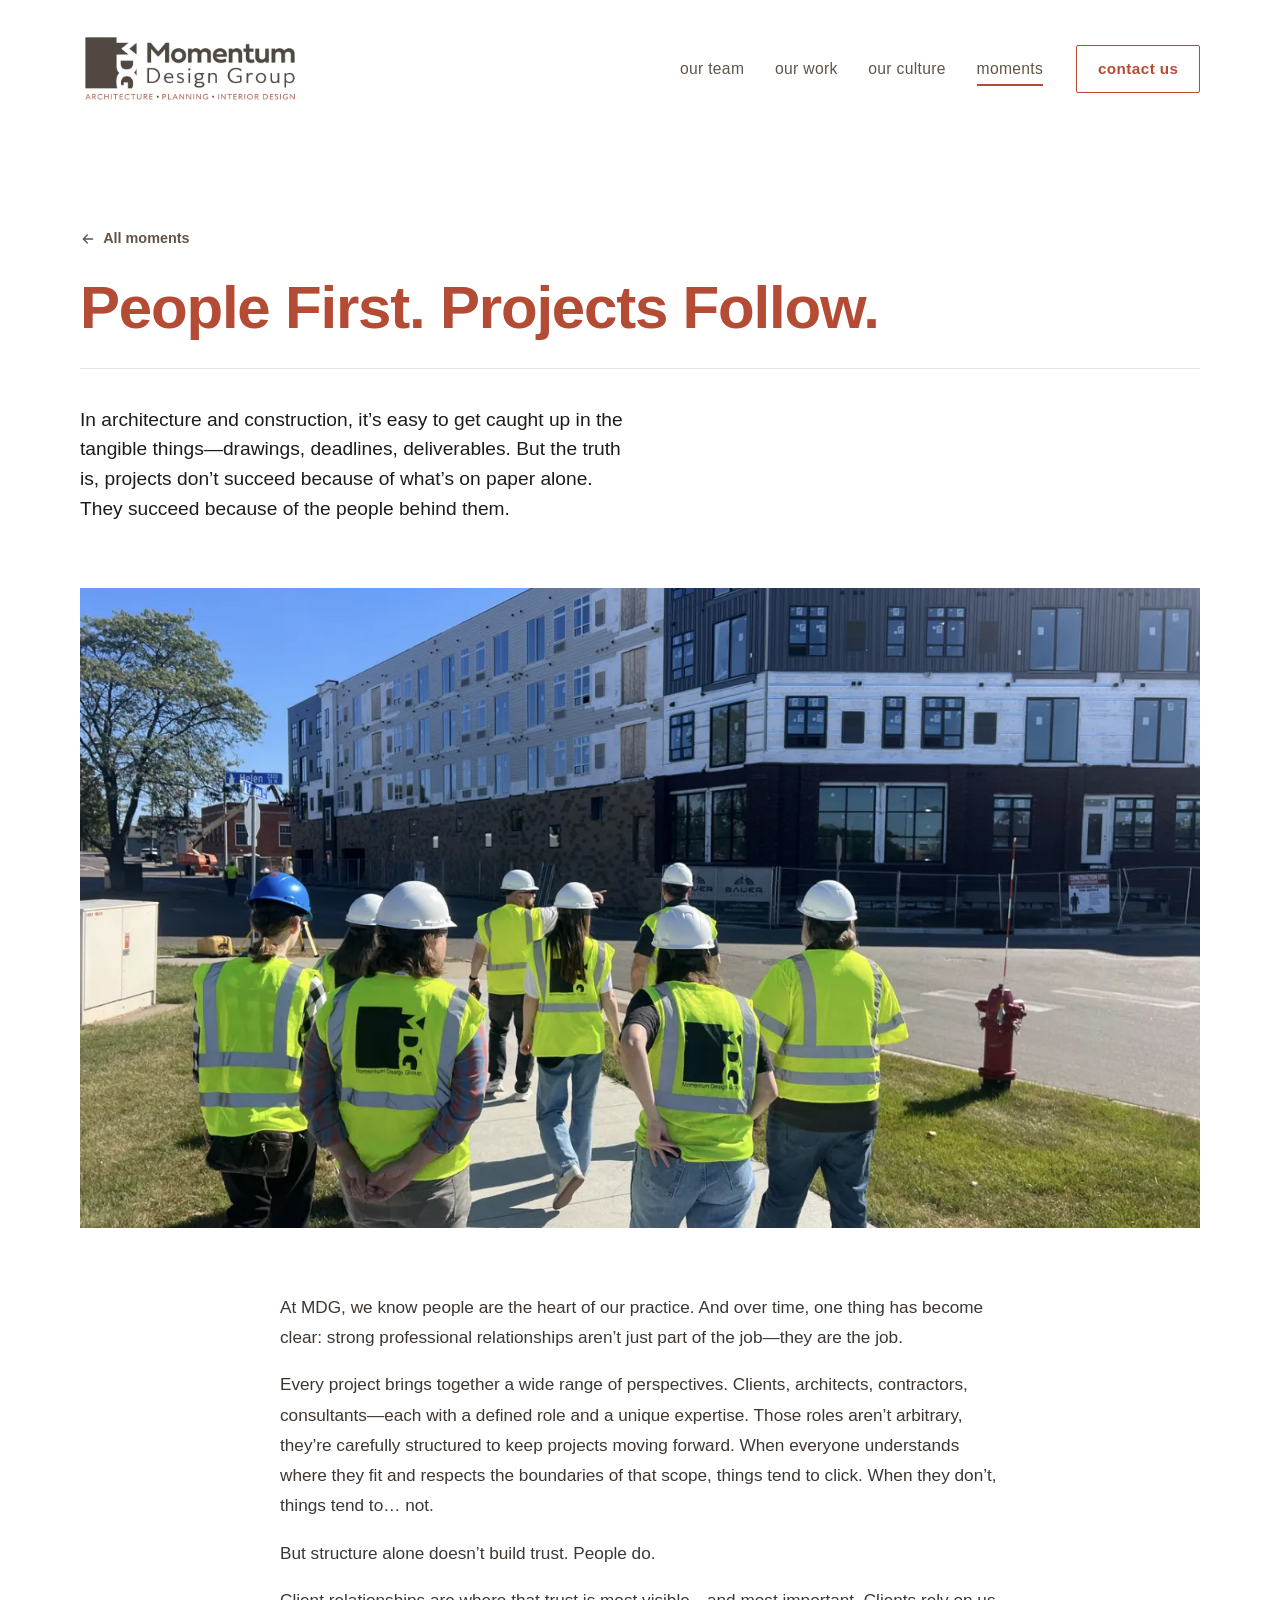
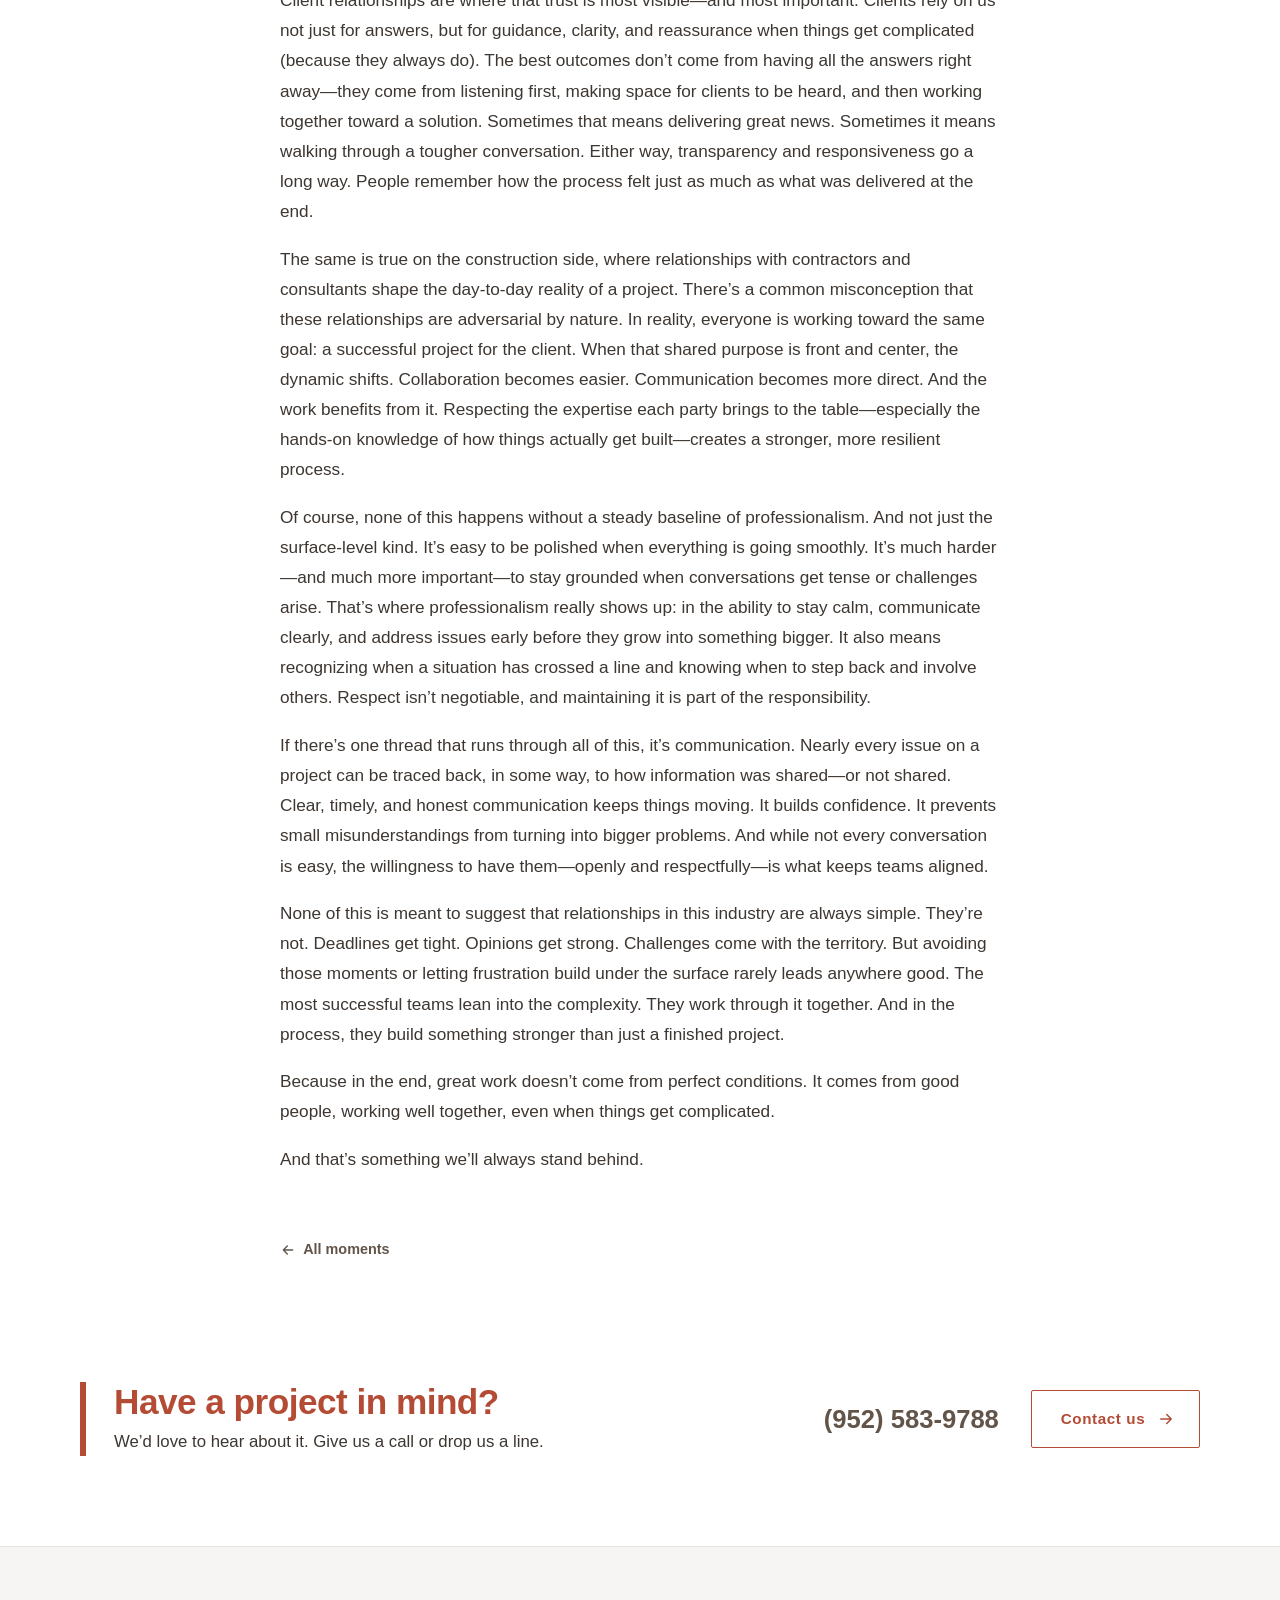
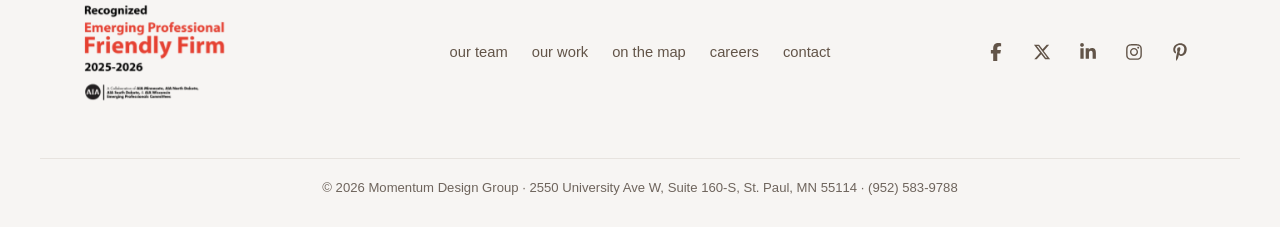
<file: moments-people-first.html>
<!DOCTYPE html>
<html lang="en">
<head>
  <meta charset="UTF-8">
  <meta name="viewport" content="width=device-width, initial-scale=1.0">
  <title>People First. Projects Follow. | Momentum Design Group</title>
  <meta name="description" content="Why strong professional relationships are at the heart of every successful MDG project.">
  <link rel="canonical" href="https://mdgarchitects.com/moments-people-first.html">
  <meta name="theme-color" content="#ffffff">

  <link rel="icon" type="image/png" sizes="32x32" href="images/favicon-32.png">
  <link rel="icon" type="image/png" sizes="192x192" href="images/icon-192.png">
  <link rel="apple-touch-icon" href="images/apple-touch-icon.png">

  <meta property="og:type" content="website">
  <meta property="og:site_name" content="Momentum Design Group">
  <meta property="og:title" content="People First. Projects Follow. | Momentum Design Group">
  <meta property="og:description" content="Why strong professional relationships are at the heart of every successful MDG project.">
  <meta property="og:url" content="https://mdgarchitects.com/moments-people-first.html">
  <meta property="og:image" content="https://mdgarchitects.com/images/share.jpg">
  <meta name="twitter:card" content="summary_large_image">
  <meta name="twitter:site" content="@MDGArch">

  <link rel="stylesheet" href="css/styles.css">
  <script>document.documentElement.classList.add("js")</script>
</head>
<body>
  <a class="skip" href="#main">Skip to content</a>

  <header class="header">
    <div class="header__inner">
      <a class="header__logo" href="index.html" aria-label="Momentum Design Group home">
        <img src="images/mdg-logo.webp" alt="Momentum Design Group: Architecture, Planning, Interior Design" width="300" height="100">
      </a>
      <button class="header__toggle" type="button" aria-expanded="false" aria-controls="site-nav" aria-label="Open menu">
        <span></span><span></span><span></span>
      </button>
      <nav class="header__nav" id="site-nav" aria-label="Main">
        <ul class="header__links">
          <li><a href="our-team.html">our team</a></li>
          <li><a href="our-work.html">our work</a></li>
          <li><a href="careers.html">our culture</a></li>
          <li><a href="moments.html" aria-current="page">moments</a></li>
        </ul>
        <a class="header__cta" href="contact.html">contact us</a>
        <div class="header__extra">
          <a class="header__phone" href="tel:+19525839788">(952) 583-9788</a>
          <p>2550 University Ave W, Suite 160-S<br>St. Paul, Minnesota 55114</p>
        </div>
      </nav>
    </div>
  </header>

  <main id="main">

    <article class="article">
      <header class="page-head container">
        <a class="back-link" href="moments.html"><svg viewBox="0 0 24 24" aria-hidden="true"><path d="M19 12H5M11 6l-6 6 6 6"/></svg> All moments</a>
        <h1>People First. Projects Follow.</h1>
        <div class="page-head__lead">
          <p>In architecture and construction, it’s easy to get caught up in the tangible things—drawings, deadlines, deliverables. But the truth is, projects don’t succeed because of what’s on paper alone. They succeed because of the people behind them.</p>
        </div>
      </header>
      <figure class="article__hero container"><img src="images/moments-people-first.webp" alt="MDG team members on a site visit" width="1400" height="1032"></figure>
      <div class="article__body">

        <p>At MDG, we know people are the heart of our practice. And over time, one thing has become clear: strong professional relationships aren’t just part of the job—they are the job.</p>
        <p>Every project brings together a wide range of perspectives. Clients, architects, contractors, consultants—each with a defined role and a unique expertise. Those roles aren’t arbitrary, they’re carefully structured to keep projects moving forward. When everyone understands where they fit and respects the boundaries of that scope, things tend to click. When they don’t, things tend to… not.</p>
        <p>But structure alone doesn’t build trust. People do.</p>
        <p>Client relationships are where that trust is most visible—and most important. Clients rely on us not just for answers, but for guidance, clarity, and reassurance when things get complicated (because they always do). The best outcomes don’t come from having all the answers right away—they come from listening first, making space for clients to be heard, and then working together toward a solution. Sometimes that means delivering great news. Sometimes it means walking through a tougher conversation. Either way, transparency and responsiveness go a long way. People remember how the process felt just as much as what was delivered at the end.</p>
        <p>The same is true on the construction side, where relationships with contractors and consultants shape the day-to-day reality of a project. There’s a common misconception that these relationships are adversarial by nature. In reality, everyone is working toward the same goal: a successful project for the client. When that shared purpose is front and center, the dynamic shifts. Collaboration becomes easier. Communication becomes more direct. And the work benefits from it. Respecting the expertise each party brings to the table—especially the hands-on knowledge of how things actually get built—creates a stronger, more resilient process.</p>
        <p>Of course, none of this happens without a steady baseline of professionalism. And not just the surface-level kind. It’s easy to be polished when everything is going smoothly. It’s much harder—and much more important—to stay grounded when conversations get tense or challenges arise. That’s where professionalism really shows up: in the ability to stay calm, communicate clearly, and address issues early before they grow into something bigger. It also means recognizing when a situation has crossed a line and knowing when to step back and involve others. Respect isn’t negotiable, and maintaining it is part of the responsibility.</p>
        <p>If there’s one thread that runs through all of this, it’s communication. Nearly every issue on a project can be traced back, in some way, to how information was shared—or not shared. Clear, timely, and honest communication keeps things moving. It builds confidence. It prevents small misunderstandings from turning into bigger problems. And while not every conversation is easy, the willingness to have them—openly and respectfully—is what keeps teams aligned.</p>
        <p>None of this is meant to suggest that relationships in this industry are always simple. They’re not. Deadlines get tight. Opinions get strong. Challenges come with the territory. But avoiding those moments or letting frustration build under the surface rarely leads anywhere good. The most successful teams lean into the complexity. They work through it together. And in the process, they build something stronger than just a finished project.</p>
        <p>Because in the end, great work doesn’t come from perfect conditions. It comes from good people, working well together, even when things get complicated.</p>
        <p>And that’s something we’ll always stand behind.</p>
      </div>
      <footer class="article__foot">
        <a class="back-link" href="moments.html"><svg viewBox="0 0 24 24" aria-hidden="true"><path d="M19 12H5M11 6l-6 6 6 6"/></svg> All moments</a>
      </footer>
    </article>

  </main>

  <section class="talk" aria-labelledby="talk-title">
    <div class="talk__inner container">
      <div class="talk__text">
        <h2 id="talk-title">Have a project in mind?</h2>
        <p>We’d love to hear about it. Give us a call or drop us a line.</p>
      </div>
      <div class="talk__actions">
        <a class="talk__phone" href="tel:+19525839788">(952) 583-9788</a>
        <a class="btn" href="contact.html">Contact us <svg viewBox="0 0 24 24" aria-hidden="true"><path d="M5 12h14M13 6l6 6-6 6"/></svg></a>
      </div>
    </div>
  </section>

  <footer class="footer">
    <div class="footer__inner container">
      <img class="footer__badge" src="images/aia-ep-friendly-firm.webp" alt="Recognized AIA Emerging Professional Friendly Firm 2025–2026" width="360" height="238" loading="lazy">
      <ul class="footer__social" aria-label="Social media">
        <li><a href="https://www.facebook.com/momentumdesigngroup/" aria-label="Facebook"><svg class="icon" viewBox="0 0 320 512" aria-hidden="true"><path d="M80 299.3V512H196V299.3h86.5l18-97.8H196V166.9c0-51.7 20.3-71.5 72.7-71.5c16.3 0 29.4 .4 37 1.2V7.9C291.4 4 256.4 0 236.2 0C129.3 0 80 50.5 80 159.4v42.1H14v97.8H80z"/></svg></a></li>
        <li><a href="https://twitter.com/MDGArch/" aria-label="X (Twitter)"><svg class="icon" viewBox="0 0 512 512" aria-hidden="true"><path d="M389.2 48h70.6L305.6 224.2 487 464H345L233.7 318.6 106.5 464H35.8L200.7 275.5 26.8 48H172.4L272.9 180.9 389.2 48zM364.4 421.8h39.1L151.1 88h-42L364.4 421.8z"/></svg></a></li>
        <li><a href="https://www.linkedin.com/company/1674930" aria-label="LinkedIn"><svg class="icon" viewBox="0 0 448 512" aria-hidden="true"><path d="M100.28 448H7.4V148.9h92.88zM53.79 108.1C24.09 108.1 0 83.5 0 53.8a53.79 53.79 0 0 1 107.58 0c0 29.7-24.1 54.3-53.79 54.3zM447.9 448h-92.68V302.4c0-34.7-.7-79.2-48.29-79.2-48.29 0-55.69 37.7-55.69 76.7V448h-92.78V148.9h89.08v40.8h1.3c12.4-23.5 42.69-48.3 87.88-48.3 94 0 111.28 61.9 111.28 142.3V448z"/></svg></a></li>
        <li><a href="https://www.instagram.com/momentumdesigngroup/" aria-label="Instagram"><svg class="icon" viewBox="0 0 448 512" aria-hidden="true"><path d="M224.1 141c-63.6 0-114.9 51.3-114.9 114.9s51.3 114.9 114.9 114.9S339 319.5 339 255.9 287.7 141 224.1 141zm0 189.6c-41.1 0-74.7-33.5-74.7-74.7s33.5-74.7 74.7-74.7 74.7 33.5 74.7 74.7-33.6 74.7-74.7 74.7zm146.4-194.3c0 14.9-12 26.8-26.8 26.8-14.9 0-26.8-12-26.8-26.8s12-26.8 26.8-26.8 26.8 12 26.8 26.8zm76.1 27.2c-1.7-35.9-9.9-67.7-36.2-93.9-26.2-26.2-58-34.4-93.9-36.2-37-2.1-147.9-2.1-184.9 0-35.8 1.7-67.6 9.9-93.9 36.1s-34.4 58-36.2 93.9c-2.1 37-2.1 147.9 0 184.9 1.7 35.9 9.9 67.7 36.2 93.9s58 34.4 93.9 36.2c37 2.1 147.9 2.1 184.9 0 35.9-1.7 67.7-9.9 93.9-36.2 26.2-26.2 34.4-58 36.2-93.9 2.1-37 2.1-147.8 0-184.8zM398.8 388c-7.8 19.6-22.9 34.7-42.6 42.6-29.5 11.7-99.5 9-132.1 9s-102.7 2.6-132.1-9c-19.6-7.8-34.7-22.9-42.6-42.6-11.7-29.5-9-99.5-9-132.1s-2.6-102.7 9-132.1c7.8-19.6 22.9-34.7 42.6-42.6 29.5-11.7 99.5-9 132.1-9s102.7-2.6 132.1 9c19.6 7.8 34.7 22.9 42.6 42.6 11.7 29.5 9 99.5 9 132.1s2.7 102.7-9 132.1z"/></svg></a></li>
        <li><a href="https://www.pinterest.com/MomentumDesignGroupArchitects/" aria-label="Pinterest"><svg class="icon" viewBox="0 0 384 512" aria-hidden="true"><path d="M204 6.5C101.4 6.5 0 74.9 0 185.6 0 256 39.6 296 63.6 296c9.9 0 15.6-27.6 15.6-35.4 0-9.3-23.7-29.1-23.7-67.8 0-80.4 61.2-137.4 140.4-137.4 68.1 0 118.5 38.7 118.5 109.8 0 53.1-21.3 152.7-90.3 152.7-24.9 0-46.2-18-46.2-43.8 0-37.8 26.4-74.4 26.4-113.4 0-66.2-93.9-54.2-93.9 25.8 0 16.8 2.1 35.4 9.6 50.7-13.8 59.4-42 147.9-42 209.1 0 18.9 2.7 37.5 4.5 56.4 3.4 3.8 1.7 3.4 6.9 1.5 50.4-69 48.6-82.5 71.4-172.8 12.3 23.4 44.1 36 69.3 36 106.2 0 153.9-103.5 153.9-196.8C384 71.3 298.2 6.5 204 6.5z"/></svg></a></li>
      </ul>
      <nav class="footer__nav" aria-label="Footer">
        <ul>
          <li><a href="our-team.html">our team</a></li>
          <li><a href="our-work.html">our work</a></li>
          <li><a href="on-the-map.html">on the map</a></li>
          <li><a href="careers.html">careers</a></li>
          <li><a href="contact.html">contact</a></li>
        </ul>
      </nav>
    </div>
    <div class="footer__base container">
      <p>© <span data-year>2026</span> Momentum Design Group · 2550 University Ave W, Suite 160-S, St. Paul, MN 55114 · <a href="tel:+19525839788">(952) 583-9788</a></p>
    </div>
  </footer>

  <script src="js/script.js"></script>
</body>
</html>
</file>
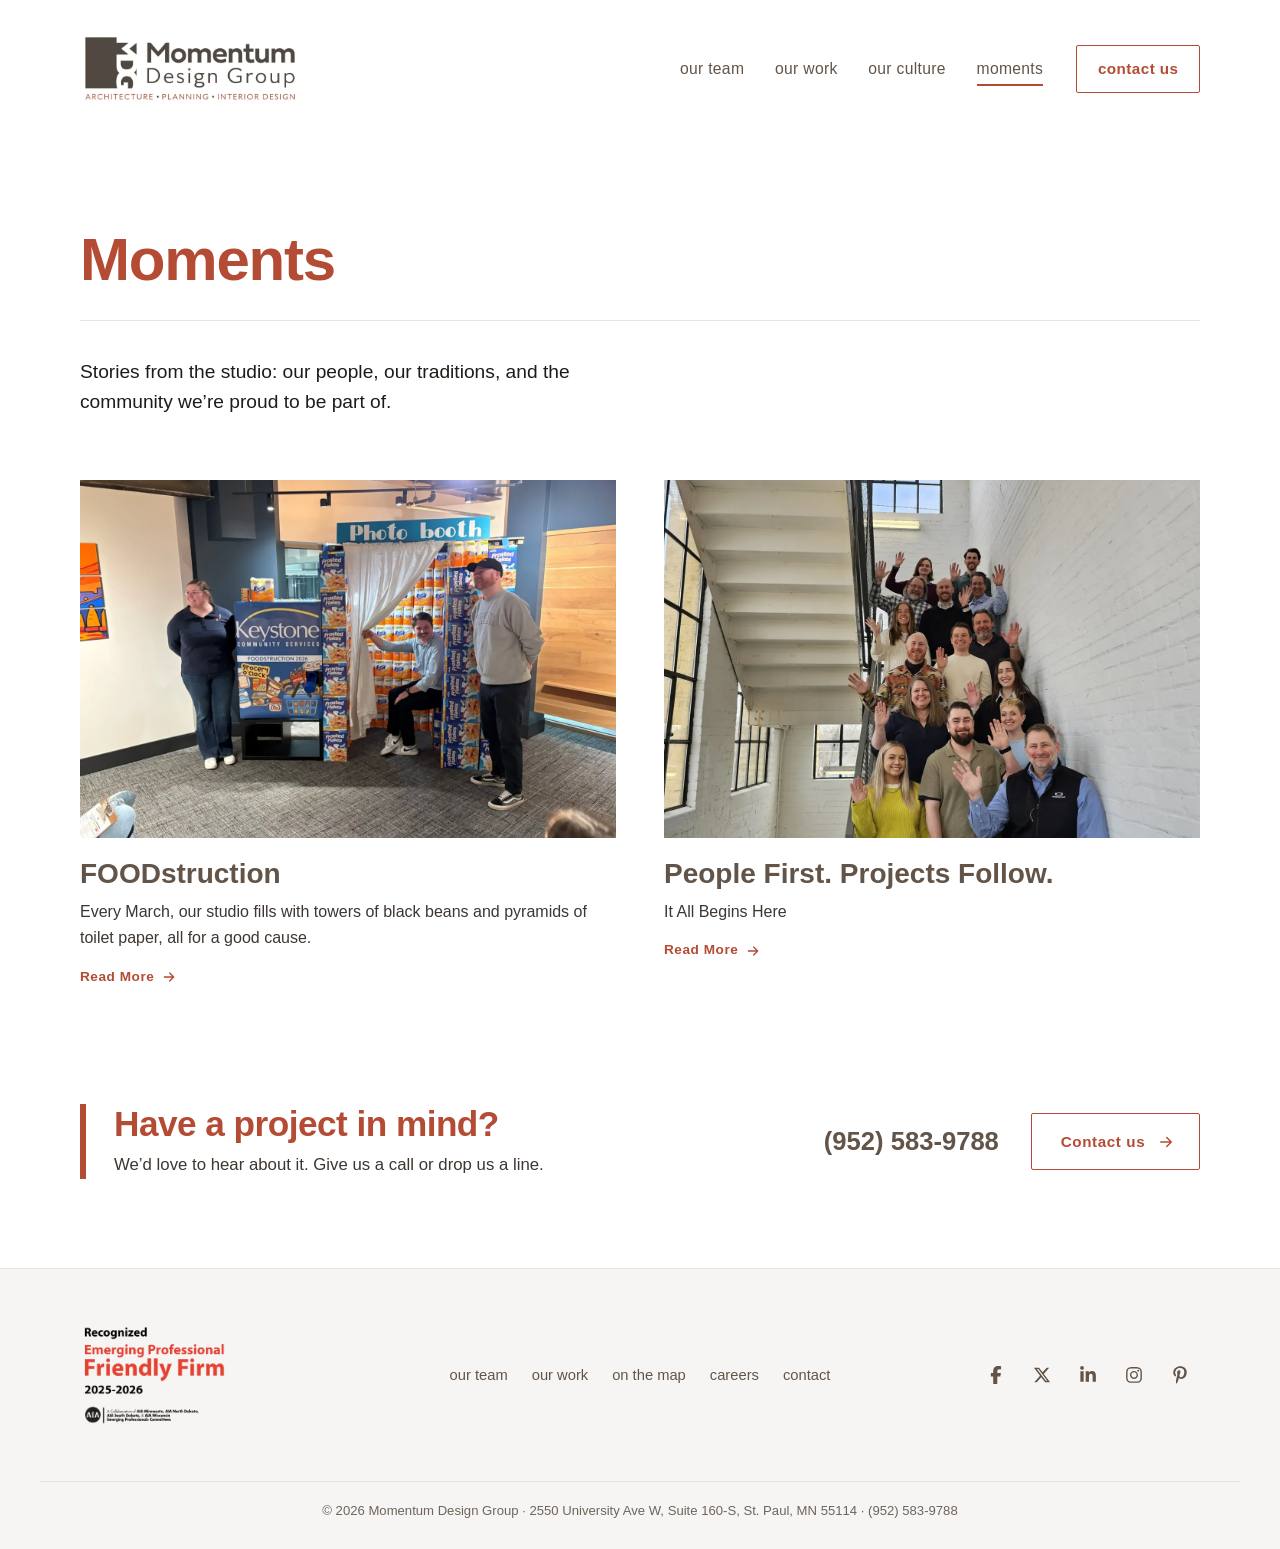
<file: moments.html>
<!DOCTYPE html>
<html lang="en">
<head>
  <meta charset="UTF-8">
  <meta name="viewport" content="width=device-width, initial-scale=1.0">
  <title>Moments | Momentum Design Group</title>
  <meta name="description" content="Stories from the Momentum Design Group studio: our people, our traditions and our community.">
  <link rel="canonical" href="https://mdgarchitects.com/moments.html">
  <meta name="theme-color" content="#ffffff">

  <link rel="icon" type="image/png" sizes="32x32" href="images/favicon-32.png">
  <link rel="icon" type="image/png" sizes="192x192" href="images/icon-192.png">
  <link rel="apple-touch-icon" href="images/apple-touch-icon.png">

  <meta property="og:type" content="website">
  <meta property="og:site_name" content="Momentum Design Group">
  <meta property="og:title" content="Moments | Momentum Design Group">
  <meta property="og:description" content="Stories from the Momentum Design Group studio: our people, our traditions and our community.">
  <meta property="og:url" content="https://mdgarchitects.com/moments.html">
  <meta property="og:image" content="https://mdgarchitects.com/images/share.jpg">
  <meta name="twitter:card" content="summary_large_image">
  <meta name="twitter:site" content="@MDGArch">

  <link rel="stylesheet" href="css/styles.css">
  <script>document.documentElement.classList.add("js")</script>
</head>
<body>
  <a class="skip" href="#main">Skip to content</a>

  <header class="header">
    <div class="header__inner">
      <a class="header__logo" href="index.html" aria-label="Momentum Design Group home">
        <img src="images/mdg-logo.webp" alt="Momentum Design Group: Architecture, Planning, Interior Design" width="300" height="100">
      </a>
      <button class="header__toggle" type="button" aria-expanded="false" aria-controls="site-nav" aria-label="Open menu">
        <span></span><span></span><span></span>
      </button>
      <nav class="header__nav" id="site-nav" aria-label="Main">
        <ul class="header__links">
          <li><a href="our-team.html">our team</a></li>
          <li><a href="our-work.html">our work</a></li>
          <li><a href="careers.html">our culture</a></li>
          <li><a href="moments.html" aria-current="page">moments</a></li>
        </ul>
        <a class="header__cta" href="contact.html">contact us</a>
        <div class="header__extra">
          <a class="header__phone" href="tel:+19525839788">(952) 583-9788</a>
          <p>2550 University Ave W, Suite 160-S<br>St. Paul, Minnesota 55114</p>
        </div>
      </nav>
    </div>
  </header>

  <main id="main">

    <section class="page-head container">
      <h1>Moments</h1>
      <div class="page-head__lead"><p>Stories from the studio: our people, our traditions, and the community we’re proud to be part of.</p></div>
    </section>

    <section class="container" aria-label="Stories">
      <ul class="posts">
        <li class="post-card">
          <a href="moments-foodstruction.html">
            <span class="post-card__photo"><img src="images/moments-photo-booth.webp" alt="MDG team members posing in the Food-struction photo booth" width="1400" height="1050" loading="lazy"></span>
            <span class="post-card__title">FOODstruction</span>
            <span class="post-card__excerpt">Every March, our studio fills with towers of black beans and pyramids of toilet paper, all for a good cause.</span>
            <span class="post-card__more">Read More <svg viewBox="0 0 24 24" aria-hidden="true"><path d="M5 12h14M13 6l6 6-6 6"/></svg></span>
          </a>
        </li>
        <li class="post-card">
          <a href="moments-people-first.html">
            <span class="post-card__photo"><img src="images/moments-group-photo.webp" alt="The MDG team gathered on a staircase" width="1400" height="1867" loading="lazy"></span>
            <span class="post-card__title">People First. Projects Follow.</span>
            <span class="post-card__excerpt">It All Begins Here</span>
            <span class="post-card__more">Read More <svg viewBox="0 0 24 24" aria-hidden="true"><path d="M5 12h14M13 6l6 6-6 6"/></svg></span>
          </a>
        </li>
      </ul>
    </section>

  </main>

  <section class="talk" aria-labelledby="talk-title">
    <div class="talk__inner container">
      <div class="talk__text">
        <h2 id="talk-title">Have a project in mind?</h2>
        <p>We’d love to hear about it. Give us a call or drop us a line.</p>
      </div>
      <div class="talk__actions">
        <a class="talk__phone" href="tel:+19525839788">(952) 583-9788</a>
        <a class="btn" href="contact.html">Contact us <svg viewBox="0 0 24 24" aria-hidden="true"><path d="M5 12h14M13 6l6 6-6 6"/></svg></a>
      </div>
    </div>
  </section>

  <footer class="footer">
    <div class="footer__inner container">
      <img class="footer__badge" src="images/aia-ep-friendly-firm.webp" alt="Recognized AIA Emerging Professional Friendly Firm 2025–2026" width="360" height="238" loading="lazy">
      <ul class="footer__social" aria-label="Social media">
        <li><a href="https://www.facebook.com/momentumdesigngroup/" aria-label="Facebook"><svg class="icon" viewBox="0 0 320 512" aria-hidden="true"><path d="M80 299.3V512H196V299.3h86.5l18-97.8H196V166.9c0-51.7 20.3-71.5 72.7-71.5c16.3 0 29.4 .4 37 1.2V7.9C291.4 4 256.4 0 236.2 0C129.3 0 80 50.5 80 159.4v42.1H14v97.8H80z"/></svg></a></li>
        <li><a href="https://twitter.com/MDGArch/" aria-label="X (Twitter)"><svg class="icon" viewBox="0 0 512 512" aria-hidden="true"><path d="M389.2 48h70.6L305.6 224.2 487 464H345L233.7 318.6 106.5 464H35.8L200.7 275.5 26.8 48H172.4L272.9 180.9 389.2 48zM364.4 421.8h39.1L151.1 88h-42L364.4 421.8z"/></svg></a></li>
        <li><a href="https://www.linkedin.com/company/1674930" aria-label="LinkedIn"><svg class="icon" viewBox="0 0 448 512" aria-hidden="true"><path d="M100.28 448H7.4V148.9h92.88zM53.79 108.1C24.09 108.1 0 83.5 0 53.8a53.79 53.79 0 0 1 107.58 0c0 29.7-24.1 54.3-53.79 54.3zM447.9 448h-92.68V302.4c0-34.7-.7-79.2-48.29-79.2-48.29 0-55.69 37.7-55.69 76.7V448h-92.78V148.9h89.08v40.8h1.3c12.4-23.5 42.69-48.3 87.88-48.3 94 0 111.28 61.9 111.28 142.3V448z"/></svg></a></li>
        <li><a href="https://www.instagram.com/momentumdesigngroup/" aria-label="Instagram"><svg class="icon" viewBox="0 0 448 512" aria-hidden="true"><path d="M224.1 141c-63.6 0-114.9 51.3-114.9 114.9s51.3 114.9 114.9 114.9S339 319.5 339 255.9 287.7 141 224.1 141zm0 189.6c-41.1 0-74.7-33.5-74.7-74.7s33.5-74.7 74.7-74.7 74.7 33.5 74.7 74.7-33.6 74.7-74.7 74.7zm146.4-194.3c0 14.9-12 26.8-26.8 26.8-14.9 0-26.8-12-26.8-26.8s12-26.8 26.8-26.8 26.8 12 26.8 26.8zm76.1 27.2c-1.7-35.9-9.9-67.7-36.2-93.9-26.2-26.2-58-34.4-93.9-36.2-37-2.1-147.9-2.1-184.9 0-35.8 1.7-67.6 9.9-93.9 36.1s-34.4 58-36.2 93.9c-2.1 37-2.1 147.9 0 184.9 1.7 35.9 9.9 67.7 36.2 93.9s58 34.4 93.9 36.2c37 2.1 147.9 2.1 184.9 0 35.9-1.7 67.7-9.9 93.9-36.2 26.2-26.2 34.4-58 36.2-93.9 2.1-37 2.1-147.8 0-184.8zM398.8 388c-7.8 19.6-22.9 34.7-42.6 42.6-29.5 11.7-99.5 9-132.1 9s-102.7 2.6-132.1-9c-19.6-7.8-34.7-22.9-42.6-42.6-11.7-29.5-9-99.5-9-132.1s-2.6-102.7 9-132.1c7.8-19.6 22.9-34.7 42.6-42.6 29.5-11.7 99.5-9 132.1-9s102.7-2.6 132.1 9c19.6 7.8 34.7 22.9 42.6 42.6 11.7 29.5 9 99.5 9 132.1s2.7 102.7-9 132.1z"/></svg></a></li>
        <li><a href="https://www.pinterest.com/MomentumDesignGroupArchitects/" aria-label="Pinterest"><svg class="icon" viewBox="0 0 384 512" aria-hidden="true"><path d="M204 6.5C101.4 6.5 0 74.9 0 185.6 0 256 39.6 296 63.6 296c9.9 0 15.6-27.6 15.6-35.4 0-9.3-23.7-29.1-23.7-67.8 0-80.4 61.2-137.4 140.4-137.4 68.1 0 118.5 38.7 118.5 109.8 0 53.1-21.3 152.7-90.3 152.7-24.9 0-46.2-18-46.2-43.8 0-37.8 26.4-74.4 26.4-113.4 0-66.2-93.9-54.2-93.9 25.8 0 16.8 2.1 35.4 9.6 50.7-13.8 59.4-42 147.9-42 209.1 0 18.9 2.7 37.5 4.5 56.4 3.4 3.8 1.7 3.4 6.9 1.5 50.4-69 48.6-82.5 71.4-172.8 12.3 23.4 44.1 36 69.3 36 106.2 0 153.9-103.5 153.9-196.8C384 71.3 298.2 6.5 204 6.5z"/></svg></a></li>
      </ul>
      <nav class="footer__nav" aria-label="Footer">
        <ul>
          <li><a href="our-team.html">our team</a></li>
          <li><a href="our-work.html">our work</a></li>
          <li><a href="on-the-map.html">on the map</a></li>
          <li><a href="careers.html">careers</a></li>
          <li><a href="contact.html">contact</a></li>
        </ul>
      </nav>
    </div>
    <div class="footer__base container">
      <p>© <span data-year>2026</span> Momentum Design Group · 2550 University Ave W, Suite 160-S, St. Paul, MN 55114 · <a href="tel:+19525839788">(952) 583-9788</a></p>
    </div>
  </footer>

  <script src="js/script.js"></script>
</body>
</html>
</file>
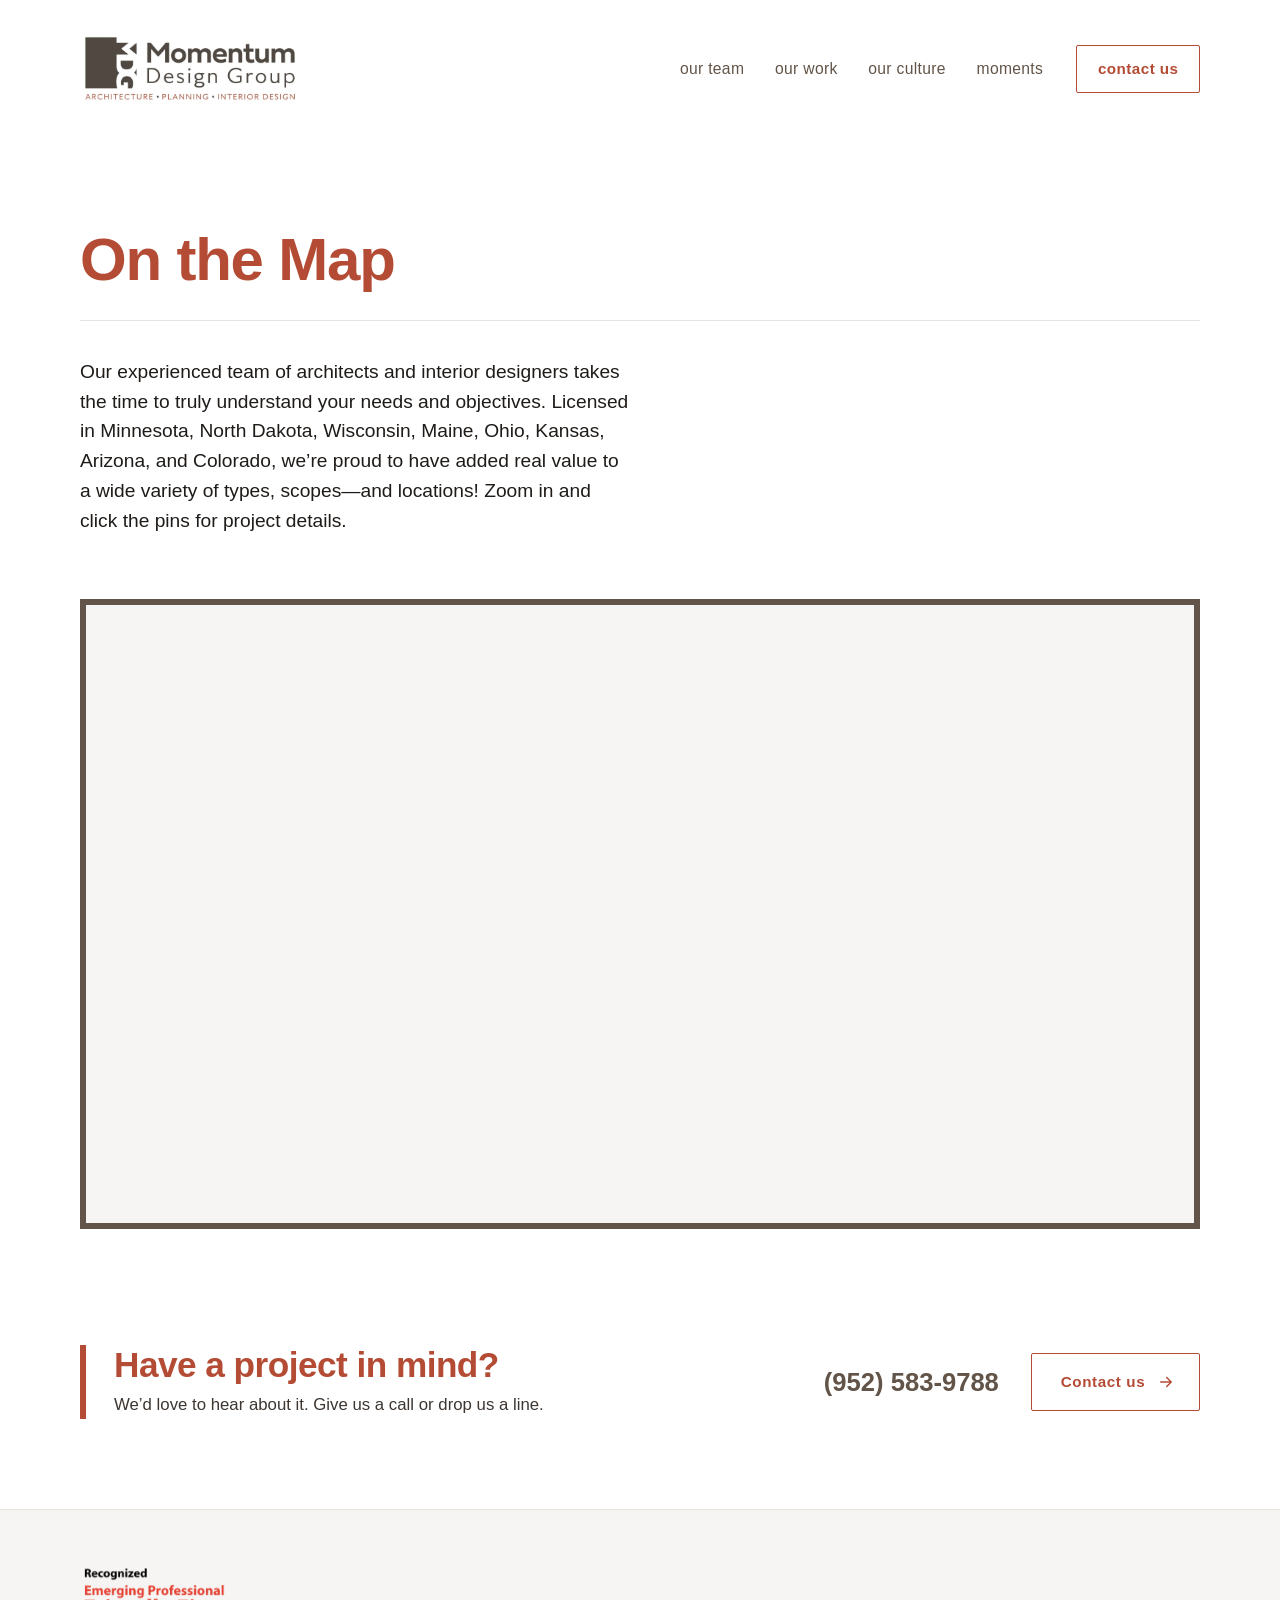
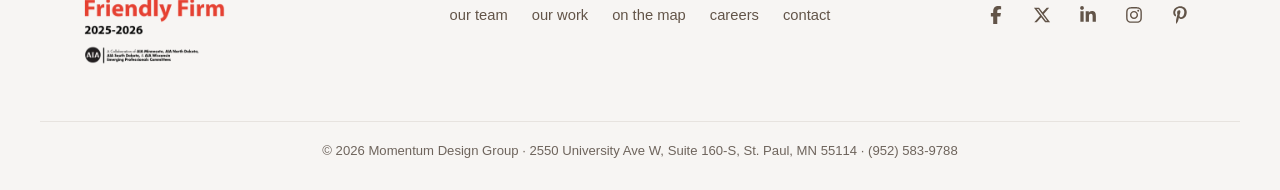
<file: on-the-map.html>
<!DOCTYPE html>
<html lang="en">
<head>
  <meta charset="UTF-8">
  <meta name="viewport" content="width=device-width, initial-scale=1.0">
  <title>On the Map | Momentum Design Group</title>
  <meta name="description" content="Explore Momentum Design Group projects on the map. Licensed in Minnesota, North Dakota, Wisconsin, Maine, Ohio, Kansas, Arizona and Colorado.">
  <link rel="canonical" href="https://mdgarchitects.com/on-the-map.html">
  <meta name="theme-color" content="#ffffff">

  <link rel="icon" type="image/png" sizes="32x32" href="images/favicon-32.png">
  <link rel="icon" type="image/png" sizes="192x192" href="images/icon-192.png">
  <link rel="apple-touch-icon" href="images/apple-touch-icon.png">

  <meta property="og:type" content="website">
  <meta property="og:site_name" content="Momentum Design Group">
  <meta property="og:title" content="On the Map | Momentum Design Group">
  <meta property="og:description" content="Explore Momentum Design Group projects on the map. Licensed in Minnesota, North Dakota, Wisconsin, Maine, Ohio, Kansas, Arizona and Colorado.">
  <meta property="og:url" content="https://mdgarchitects.com/on-the-map.html">
  <meta property="og:image" content="https://mdgarchitects.com/images/share.jpg">
  <meta name="twitter:card" content="summary_large_image">
  <meta name="twitter:site" content="@MDGArch">

  <link rel="stylesheet" href="css/styles.css">
  <script>document.documentElement.classList.add("js")</script>
</head>
<body>
  <a class="skip" href="#main">Skip to content</a>

  <header class="header">
    <div class="header__inner">
      <a class="header__logo" href="index.html" aria-label="Momentum Design Group home">
        <img src="images/mdg-logo.webp" alt="Momentum Design Group: Architecture, Planning, Interior Design" width="300" height="100">
      </a>
      <button class="header__toggle" type="button" aria-expanded="false" aria-controls="site-nav" aria-label="Open menu">
        <span></span><span></span><span></span>
      </button>
      <nav class="header__nav" id="site-nav" aria-label="Main">
        <ul class="header__links">
          <li><a href="our-team.html">our team</a></li>
          <li><a href="our-work.html">our work</a></li>
          <li><a href="careers.html">our culture</a></li>
          <li><a href="moments.html">moments</a></li>
        </ul>
        <a class="header__cta" href="contact.html">contact us</a>
        <div class="header__extra">
          <a class="header__phone" href="tel:+19525839788">(952) 583-9788</a>
          <p>2550 University Ave W, Suite 160-S<br>St. Paul, Minnesota 55114</p>
        </div>
      </nav>
    </div>
  </header>

  <main id="main">

    <section class="page-head container">
      <h1>On the Map</h1>
      <div class="page-head__lead">
        <p>Our experienced team of architects and interior designers takes the time to truly understand your needs and objectives. Licensed in Minnesota, North Dakota, Wisconsin, Maine, Ohio, Kansas, Arizona, and Colorado, we’re proud to have added real value to a wide variety of types, scopes—and locations! Zoom in and click the pins for project details.</p>
      </div>
    </section>
    <div class="map container">
      <iframe src="https://www.google.com/maps/d/embed?mid=1ea5E_9tJ8T34wL43K4Kl_VEL4u2RW5I&amp;ehbc=2E312F&amp;noprof=1" title="Map of Momentum Design Group projects" loading="lazy" referrerpolicy="no-referrer-when-downgrade" allowfullscreen></iframe>
    </div>

  </main>

  <section class="talk" aria-labelledby="talk-title">
    <div class="talk__inner container">
      <div class="talk__text">
        <h2 id="talk-title">Have a project in mind?</h2>
        <p>We’d love to hear about it. Give us a call or drop us a line.</p>
      </div>
      <div class="talk__actions">
        <a class="talk__phone" href="tel:+19525839788">(952) 583-9788</a>
        <a class="btn" href="contact.html">Contact us <svg viewBox="0 0 24 24" aria-hidden="true"><path d="M5 12h14M13 6l6 6-6 6"/></svg></a>
      </div>
    </div>
  </section>

  <footer class="footer">
    <div class="footer__inner container">
      <img class="footer__badge" src="images/aia-ep-friendly-firm.webp" alt="Recognized AIA Emerging Professional Friendly Firm 2025–2026" width="360" height="238" loading="lazy">
      <ul class="footer__social" aria-label="Social media">
        <li><a href="https://www.facebook.com/momentumdesigngroup/" aria-label="Facebook"><svg class="icon" viewBox="0 0 320 512" aria-hidden="true"><path d="M80 299.3V512H196V299.3h86.5l18-97.8H196V166.9c0-51.7 20.3-71.5 72.7-71.5c16.3 0 29.4 .4 37 1.2V7.9C291.4 4 256.4 0 236.2 0C129.3 0 80 50.5 80 159.4v42.1H14v97.8H80z"/></svg></a></li>
        <li><a href="https://twitter.com/MDGArch/" aria-label="X (Twitter)"><svg class="icon" viewBox="0 0 512 512" aria-hidden="true"><path d="M389.2 48h70.6L305.6 224.2 487 464H345L233.7 318.6 106.5 464H35.8L200.7 275.5 26.8 48H172.4L272.9 180.9 389.2 48zM364.4 421.8h39.1L151.1 88h-42L364.4 421.8z"/></svg></a></li>
        <li><a href="https://www.linkedin.com/company/1674930" aria-label="LinkedIn"><svg class="icon" viewBox="0 0 448 512" aria-hidden="true"><path d="M100.28 448H7.4V148.9h92.88zM53.79 108.1C24.09 108.1 0 83.5 0 53.8a53.79 53.79 0 0 1 107.58 0c0 29.7-24.1 54.3-53.79 54.3zM447.9 448h-92.68V302.4c0-34.7-.7-79.2-48.29-79.2-48.29 0-55.69 37.7-55.69 76.7V448h-92.78V148.9h89.08v40.8h1.3c12.4-23.5 42.69-48.3 87.88-48.3 94 0 111.28 61.9 111.28 142.3V448z"/></svg></a></li>
        <li><a href="https://www.instagram.com/momentumdesigngroup/" aria-label="Instagram"><svg class="icon" viewBox="0 0 448 512" aria-hidden="true"><path d="M224.1 141c-63.6 0-114.9 51.3-114.9 114.9s51.3 114.9 114.9 114.9S339 319.5 339 255.9 287.7 141 224.1 141zm0 189.6c-41.1 0-74.7-33.5-74.7-74.7s33.5-74.7 74.7-74.7 74.7 33.5 74.7 74.7-33.6 74.7-74.7 74.7zm146.4-194.3c0 14.9-12 26.8-26.8 26.8-14.9 0-26.8-12-26.8-26.8s12-26.8 26.8-26.8 26.8 12 26.8 26.8zm76.1 27.2c-1.7-35.9-9.9-67.7-36.2-93.9-26.2-26.2-58-34.4-93.9-36.2-37-2.1-147.9-2.1-184.9 0-35.8 1.7-67.6 9.9-93.9 36.1s-34.4 58-36.2 93.9c-2.1 37-2.1 147.9 0 184.9 1.7 35.9 9.9 67.7 36.2 93.9s58 34.4 93.9 36.2c37 2.1 147.9 2.1 184.9 0 35.9-1.7 67.7-9.9 93.9-36.2 26.2-26.2 34.4-58 36.2-93.9 2.1-37 2.1-147.8 0-184.8zM398.8 388c-7.8 19.6-22.9 34.7-42.6 42.6-29.5 11.7-99.5 9-132.1 9s-102.7 2.6-132.1-9c-19.6-7.8-34.7-22.9-42.6-42.6-11.7-29.5-9-99.5-9-132.1s-2.6-102.7 9-132.1c7.8-19.6 22.9-34.7 42.6-42.6 29.5-11.7 99.5-9 132.1-9s102.7-2.6 132.1 9c19.6 7.8 34.7 22.9 42.6 42.6 11.7 29.5 9 99.5 9 132.1s2.7 102.7-9 132.1z"/></svg></a></li>
        <li><a href="https://www.pinterest.com/MomentumDesignGroupArchitects/" aria-label="Pinterest"><svg class="icon" viewBox="0 0 384 512" aria-hidden="true"><path d="M204 6.5C101.4 6.5 0 74.9 0 185.6 0 256 39.6 296 63.6 296c9.9 0 15.6-27.6 15.6-35.4 0-9.3-23.7-29.1-23.7-67.8 0-80.4 61.2-137.4 140.4-137.4 68.1 0 118.5 38.7 118.5 109.8 0 53.1-21.3 152.7-90.3 152.7-24.9 0-46.2-18-46.2-43.8 0-37.8 26.4-74.4 26.4-113.4 0-66.2-93.9-54.2-93.9 25.8 0 16.8 2.1 35.4 9.6 50.7-13.8 59.4-42 147.9-42 209.1 0 18.9 2.7 37.5 4.5 56.4 3.4 3.8 1.7 3.4 6.9 1.5 50.4-69 48.6-82.5 71.4-172.8 12.3 23.4 44.1 36 69.3 36 106.2 0 153.9-103.5 153.9-196.8C384 71.3 298.2 6.5 204 6.5z"/></svg></a></li>
      </ul>
      <nav class="footer__nav" aria-label="Footer">
        <ul>
          <li><a href="our-team.html">our team</a></li>
          <li><a href="our-work.html">our work</a></li>
          <li><a href="on-the-map.html">on the map</a></li>
          <li><a href="careers.html">careers</a></li>
          <li><a href="contact.html">contact</a></li>
        </ul>
      </nav>
    </div>
    <div class="footer__base container">
      <p>© <span data-year>2026</span> Momentum Design Group · 2550 University Ave W, Suite 160-S, St. Paul, MN 55114 · <a href="tel:+19525839788">(952) 583-9788</a></p>
    </div>
  </footer>

  <script src="js/script.js"></script>
</body>
</html>
</file>
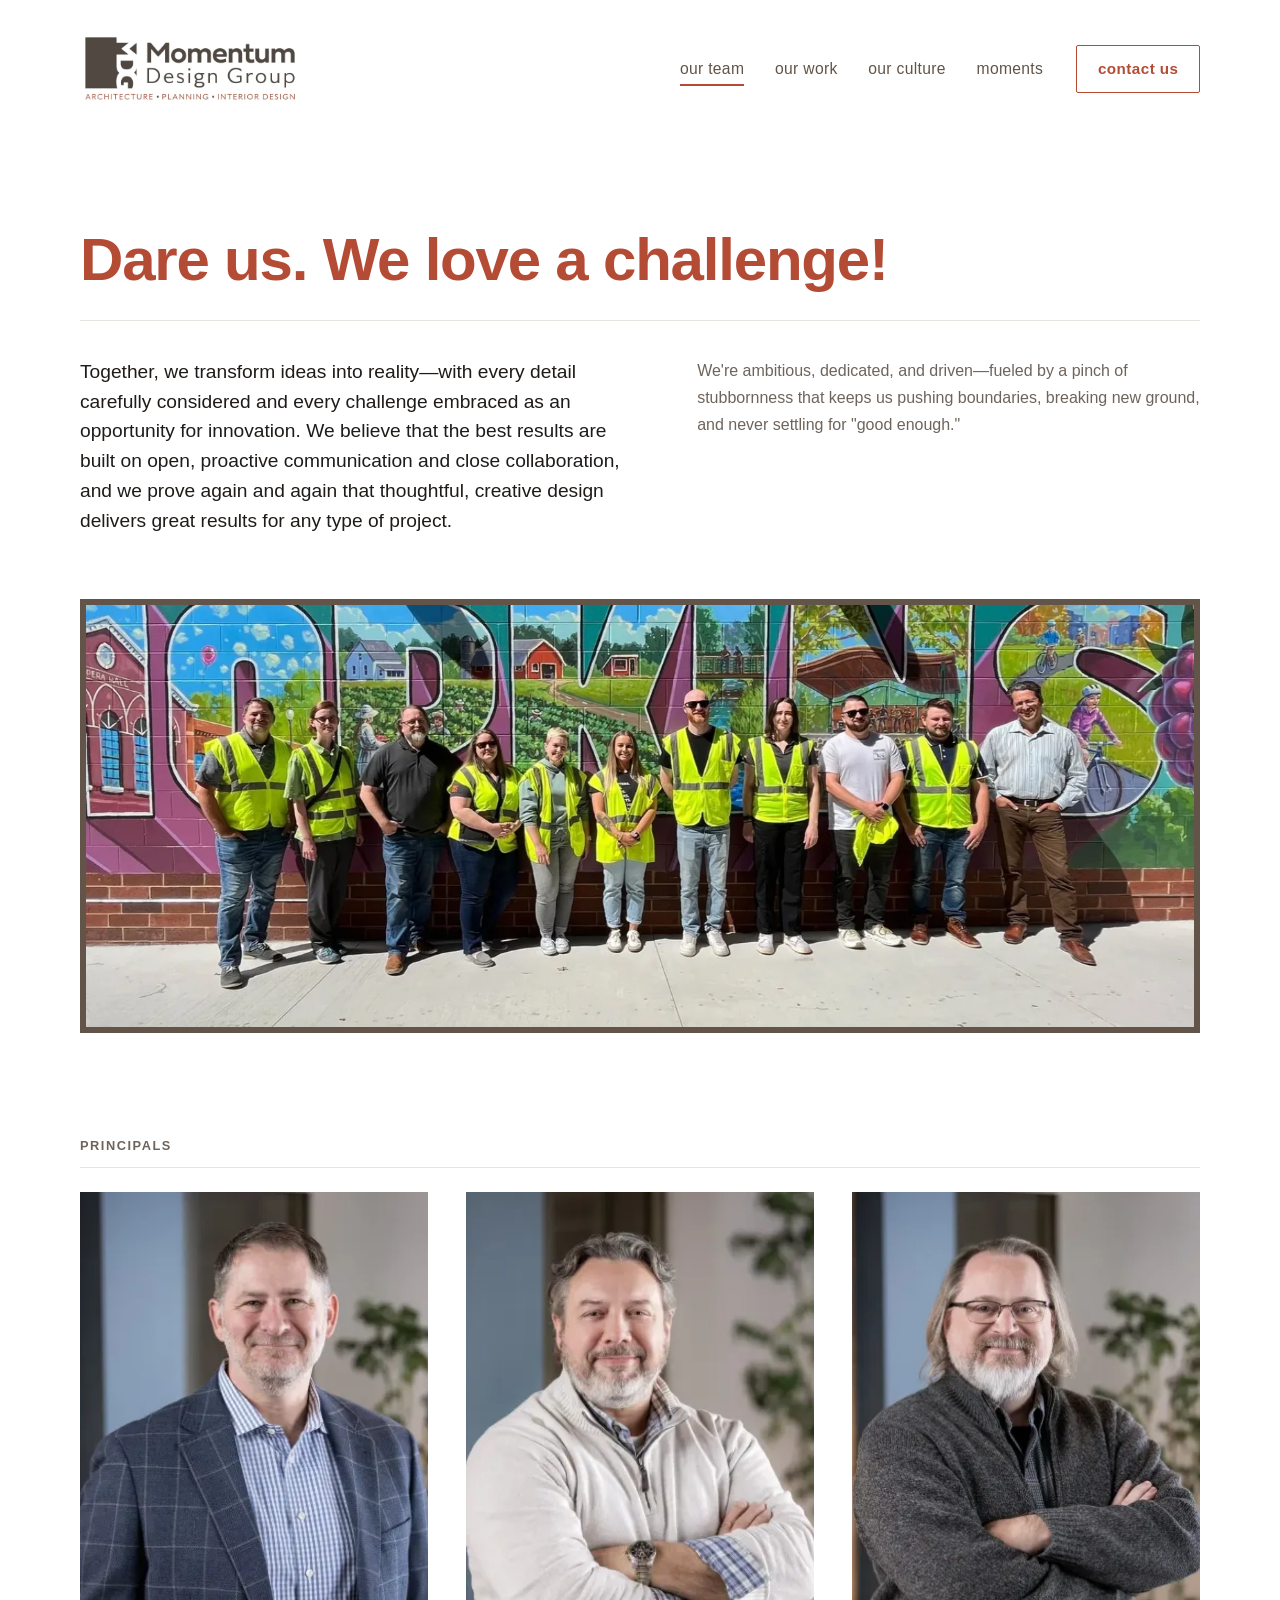
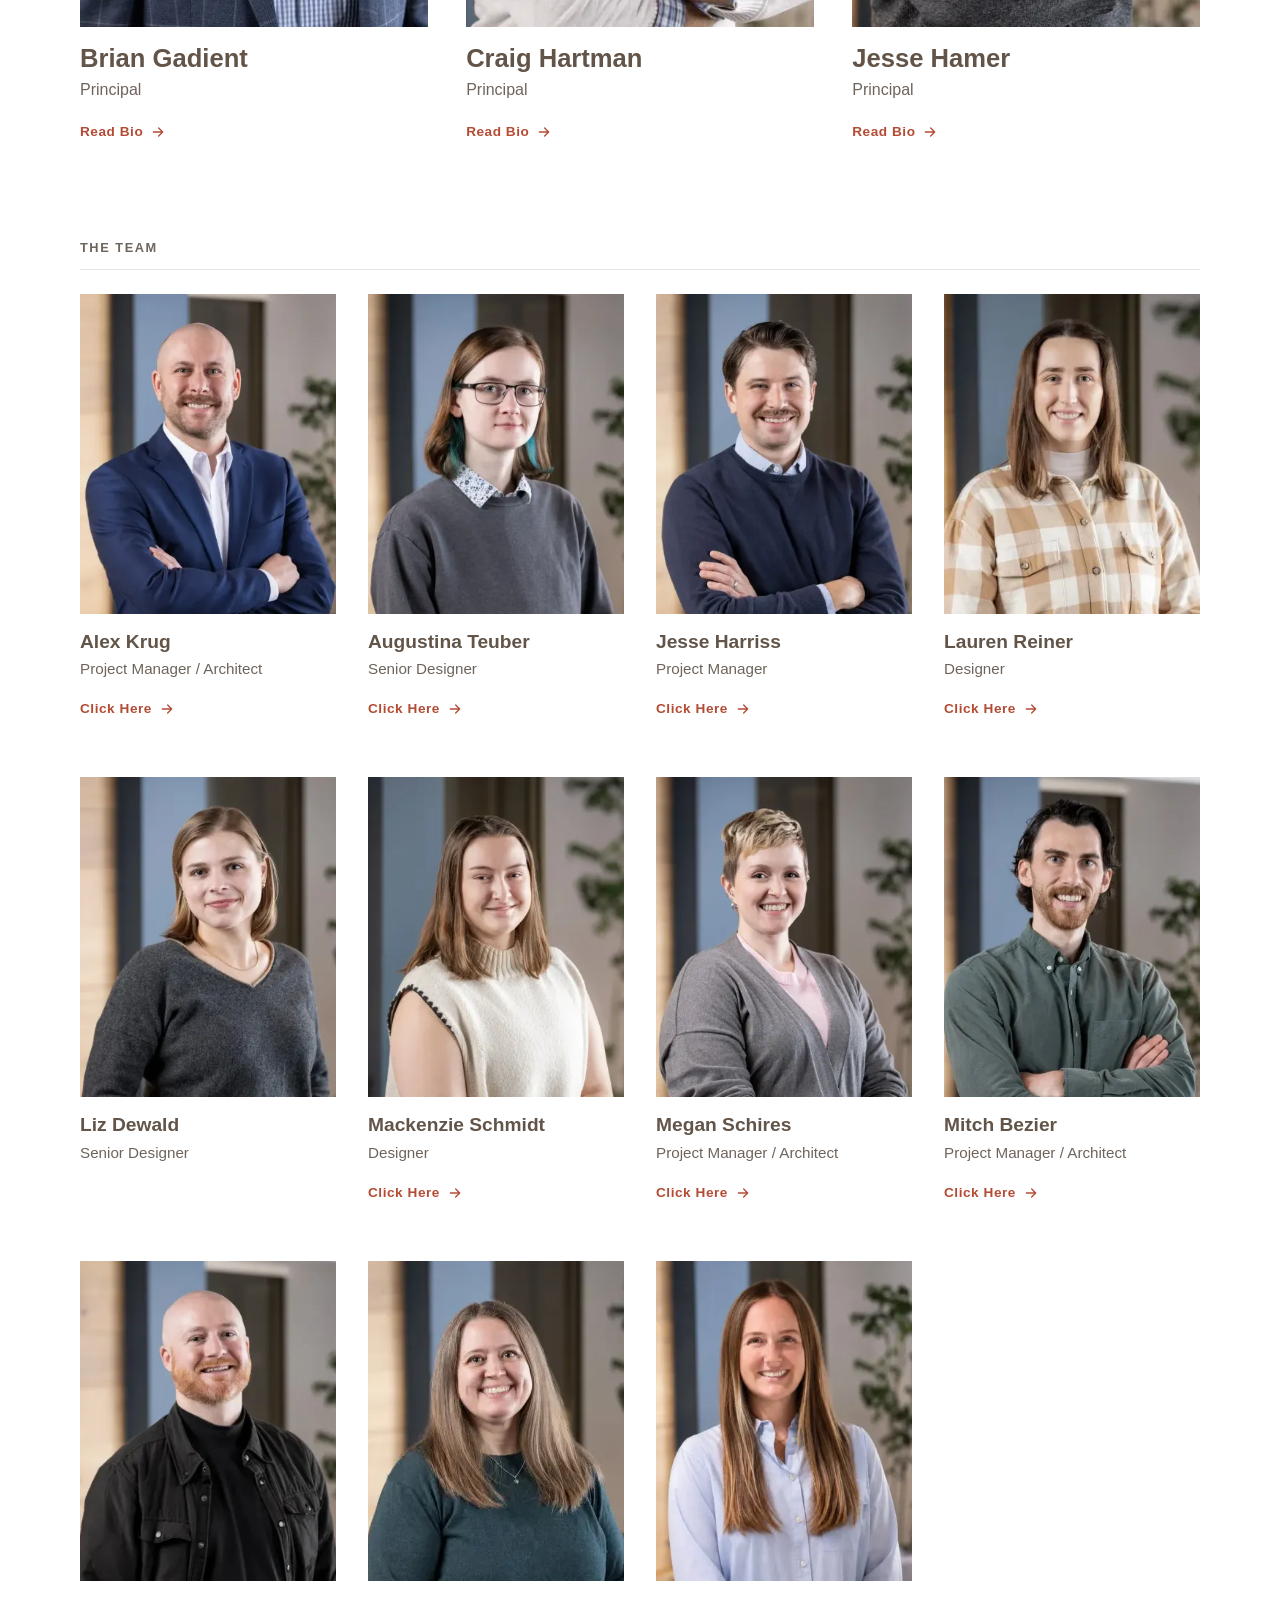
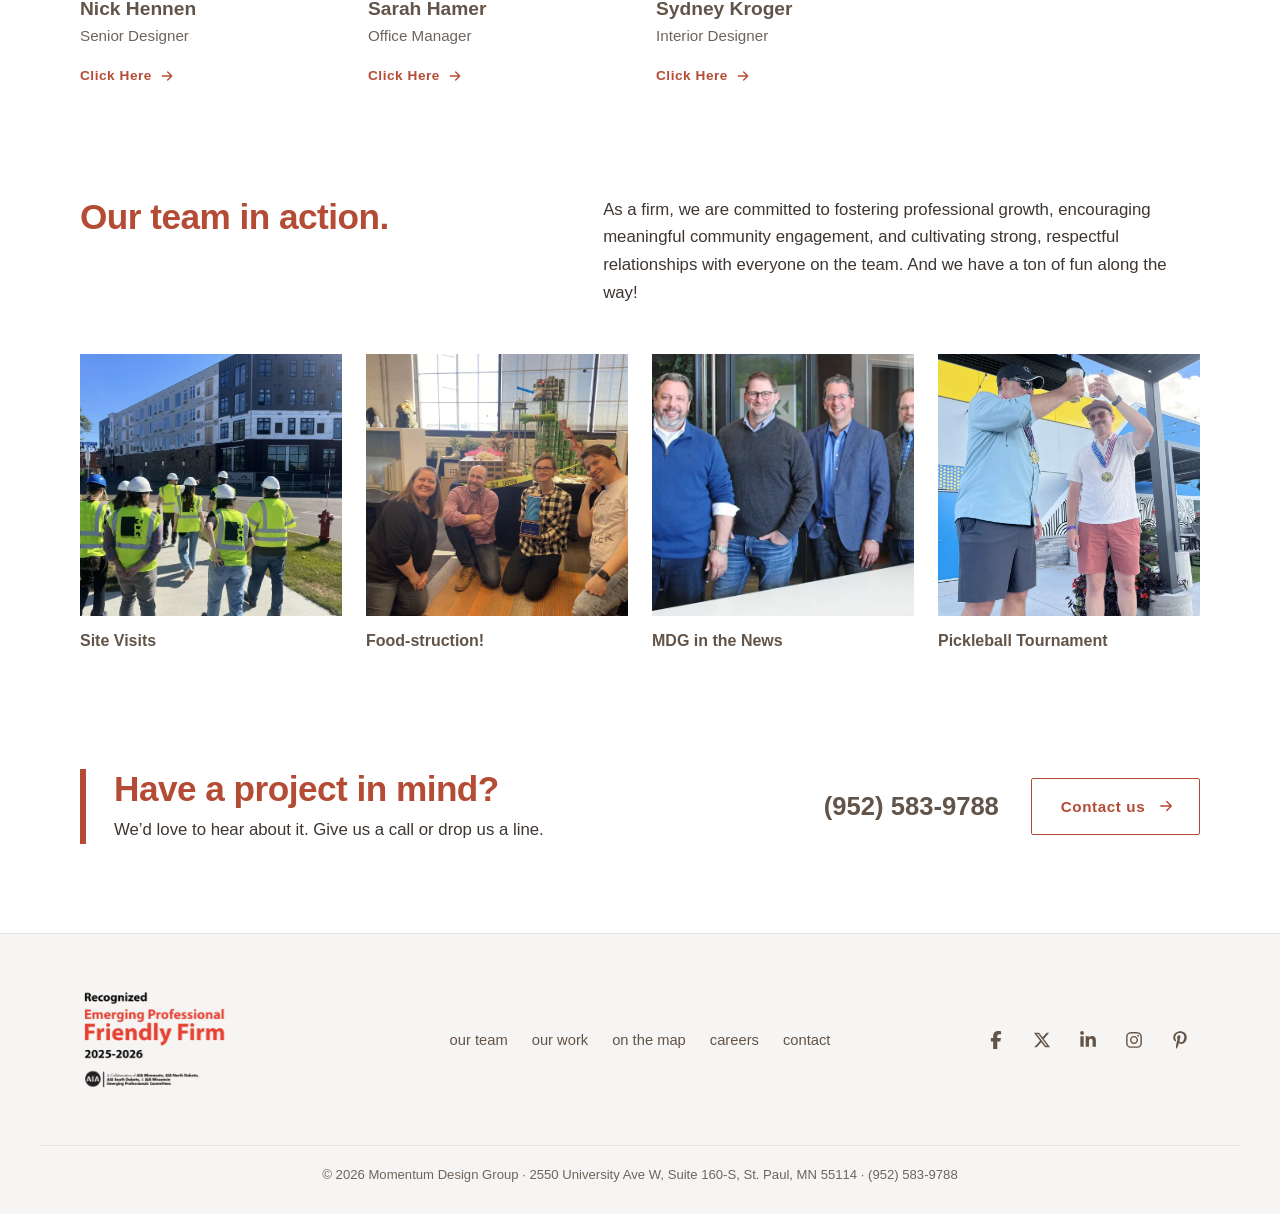
<file: our-team.html>
<!DOCTYPE html>
<html lang="en">
<head>
  <meta charset="UTF-8">
  <meta name="viewport" content="width=device-width, initial-scale=1.0">
  <title>Our Team | Momentum Design Group</title>
  <meta name="description" content="Meet the architects and interior designers of Momentum Design Group in St. Paul, Minnesota.">
  <link rel="canonical" href="https://mdgarchitects.com/our-team.html">
  <meta name="theme-color" content="#ffffff">

  <link rel="icon" type="image/png" sizes="32x32" href="images/favicon-32.png">
  <link rel="icon" type="image/png" sizes="192x192" href="images/icon-192.png">
  <link rel="apple-touch-icon" href="images/apple-touch-icon.png">

  <meta property="og:type" content="website">
  <meta property="og:site_name" content="Momentum Design Group">
  <meta property="og:title" content="Our Team | Momentum Design Group">
  <meta property="og:description" content="Meet the architects and interior designers of Momentum Design Group in St. Paul, Minnesota.">
  <meta property="og:url" content="https://mdgarchitects.com/our-team.html">
  <meta property="og:image" content="https://mdgarchitects.com/images/share.jpg">
  <meta name="twitter:card" content="summary_large_image">
  <meta name="twitter:site" content="@MDGArch">

  <link rel="stylesheet" href="css/styles.css">
  <script>document.documentElement.classList.add("js")</script>
</head>
<body>
  <a class="skip" href="#main">Skip to content</a>

  <header class="header">
    <div class="header__inner">
      <a class="header__logo" href="index.html" aria-label="Momentum Design Group home">
        <img src="images/mdg-logo.webp" alt="Momentum Design Group: Architecture, Planning, Interior Design" width="300" height="100">
      </a>
      <button class="header__toggle" type="button" aria-expanded="false" aria-controls="site-nav" aria-label="Open menu">
        <span></span><span></span><span></span>
      </button>
      <nav class="header__nav" id="site-nav" aria-label="Main">
        <ul class="header__links">
          <li><a href="our-team.html" aria-current="page">our team</a></li>
          <li><a href="our-work.html">our work</a></li>
          <li><a href="careers.html">our culture</a></li>
          <li><a href="moments.html">moments</a></li>
        </ul>
        <a class="header__cta" href="contact.html">contact us</a>
        <div class="header__extra">
          <a class="header__phone" href="tel:+19525839788">(952) 583-9788</a>
          <p>2550 University Ave W, Suite 160-S<br>St. Paul, Minnesota 55114</p>
        </div>
      </nav>
    </div>
  </header>

  <main id="main">

    <section class="page-head container">
      <h1>Dare us. We love a challenge!</h1>
      <div class="page-head__lead">
        <p>Together, we transform ideas into reality—with every detail carefully considered and every challenge embraced as an opportunity for innovation. We believe that the best results are built on open, proactive communication and close collaboration, and we prove again and again that thoughtful, creative design delivers great results for any type of project.</p>
        <p>We're ambitious, dedicated, and driven—fueled by a pinch of stubbornness that keeps us pushing boundaries, breaking new ground, and never settling for "good enough."</p>
      </div>
    </section>

    <div class="container">
      <figure class="banner"><img src="images/team/banner.webp" alt="The Momentum Design Group team together" width="1600" height="619"></figure>
    </div>

    <section class="team container" aria-labelledby="team-title">
      <h2 class="visually-hidden" id="team-title">Our team</h2>
      <h3 class="team__label">Principals</h3>
      <ul class="team__grid team__grid--lead">
        <li class="person">
          <div class="person__photo"><img src="images/team/brian-gadient.webp" srcset="images/team/brian-gadient-350.webp 350w, images/team/brian-gadient.webp 700w" sizes="(max-width: 640px) calc(100vw - 32px), (max-width: 900px) 30vw, 350px" alt="Portrait of Brian Gadient" width="700" height="848" loading="lazy"></div>
          <h3 class="person__name">Brian Gadient</h3>
          <p class="person__role">Principal</p>
          <button class="person__more" type="button" data-bio="bio-brian-gadient">Read Bio <svg viewBox="0 0 24 24" aria-hidden="true"><path d="M5 12h14M13 6l6 6-6 6"/></svg></button>
        </li>
        <li class="person">
          <div class="person__photo"><img src="images/team/craig-hartman.webp" srcset="images/team/craig-hartman-350.webp 350w, images/team/craig-hartman.webp 700w" sizes="(max-width: 640px) calc(100vw - 32px), (max-width: 900px) 30vw, 350px" alt="Portrait of Craig Hartman" width="700" height="821" loading="lazy"></div>
          <h3 class="person__name">Craig Hartman</h3>
          <p class="person__role">Principal</p>
          <button class="person__more" type="button" data-bio="bio-craig-hartman">Read Bio <svg viewBox="0 0 24 24" aria-hidden="true"><path d="M5 12h14M13 6l6 6-6 6"/></svg></button>
        </li>
        <li class="person">
          <div class="person__photo"><img src="images/team/jesse-hamer.webp" srcset="images/team/jesse-hamer-350.webp 350w, images/team/jesse-hamer.webp 700w" sizes="(max-width: 640px) calc(100vw - 32px), (max-width: 900px) 30vw, 350px" alt="Portrait of Jesse Hamer" width="700" height="900" loading="lazy"></div>
          <h3 class="person__name">Jesse Hamer</h3>
          <p class="person__role">Principal</p>
          <button class="person__more" type="button" data-bio="bio-jesse-hamer">Read Bio <svg viewBox="0 0 24 24" aria-hidden="true"><path d="M5 12h14M13 6l6 6-6 6"/></svg></button>
        </li>
      </ul>

      <h3 class="team__label">The team</h3>
      <ul class="team__grid">
        <li class="person">
          <div class="person__photo"><img src="images/team/alex-krug.webp" srcset="images/team/alex-krug-350.webp 350w, images/team/alex-krug.webp 700w" sizes="(max-width: 640px) 46vw, (max-width: 900px) 30vw, 250px" alt="Portrait of Alex Krug" width="700" height="924" loading="lazy"></div>
          <h3 class="person__name">Alex Krug</h3>
          <p class="person__role">Project Manager / Architect</p>
          <button class="person__more" type="button" data-bio="bio-alex-krug">Click Here <svg viewBox="0 0 24 24" aria-hidden="true"><path d="M5 12h14M13 6l6 6-6 6"/></svg></button>
        </li>
        <li class="person">
          <div class="person__photo"><img src="images/team/augustina-teuber.webp" srcset="images/team/augustina-teuber-350.webp 350w, images/team/augustina-teuber.webp 700w" sizes="(max-width: 640px) 46vw, (max-width: 900px) 30vw, 250px" alt="Portrait of Augustina Teuber" width="700" height="995" loading="lazy"></div>
          <h3 class="person__name">Augustina Teuber</h3>
          <p class="person__role">Senior Designer</p>
          <button class="person__more" type="button" data-bio="bio-augustina-teuber">Click Here <svg viewBox="0 0 24 24" aria-hidden="true"><path d="M5 12h14M13 6l6 6-6 6"/></svg></button>
        </li>
        <li class="person">
          <div class="person__photo"><img src="images/team/jesse-harriss.webp" srcset="images/team/jesse-harriss-350.webp 350w, images/team/jesse-harriss.webp 700w" sizes="(max-width: 640px) 46vw, (max-width: 900px) 30vw, 250px" alt="Portrait of Jesse Harriss" width="700" height="933" loading="lazy"></div>
          <h3 class="person__name">Jesse Harriss</h3>
          <p class="person__role">Project Manager</p>
          <button class="person__more" type="button" data-bio="bio-jesse-harriss">Click Here <svg viewBox="0 0 24 24" aria-hidden="true"><path d="M5 12h14M13 6l6 6-6 6"/></svg></button>
        </li>
        <li class="person">
          <div class="person__photo"><img src="images/team/lauren-reiner.webp" srcset="images/team/lauren-reiner-350.webp 350w, images/team/lauren-reiner.webp 700w" sizes="(max-width: 640px) 46vw, (max-width: 900px) 30vw, 250px" alt="Portrait of Lauren Reiner" width="700" height="782" loading="lazy"></div>
          <h3 class="person__name">Lauren Reiner</h3>
          <p class="person__role">Designer</p>
          <button class="person__more" type="button" data-bio="bio-lauren-reiner">Click Here <svg viewBox="0 0 24 24" aria-hidden="true"><path d="M5 12h14M13 6l6 6-6 6"/></svg></button>
        </li>
        <li class="person">
          <div class="person__photo"><img src="images/team/liz-dewald.webp" srcset="images/team/liz-dewald-350.webp 350w, images/team/liz-dewald.webp 700w" sizes="(max-width: 640px) 46vw, (max-width: 900px) 30vw, 250px" alt="Portrait of Liz Dewald" width="700" height="920" loading="lazy"></div>
          <h3 class="person__name">Liz Dewald</h3>
          <p class="person__role">Senior Designer</p>
          
        </li>
        <li class="person">
          <div class="person__photo"><img src="images/team/mackenzie-schmidt.webp" srcset="images/team/mackenzie-schmidt-350.webp 350w, images/team/mackenzie-schmidt.webp 700w" sizes="(max-width: 640px) 46vw, (max-width: 900px) 30vw, 250px" alt="Portrait of Mackenzie Schmidt" width="700" height="934" loading="lazy"></div>
          <h3 class="person__name">Mackenzie Schmidt</h3>
          <p class="person__role">Designer</p>
          <button class="person__more" type="button" data-bio="bio-mackenzie-schmidt">Click Here <svg viewBox="0 0 24 24" aria-hidden="true"><path d="M5 12h14M13 6l6 6-6 6"/></svg></button>
        </li>
        <li class="person">
          <div class="person__photo"><img src="images/team/megan-schires.webp" srcset="images/team/megan-schires-350.webp 350w, images/team/megan-schires.webp 700w" sizes="(max-width: 640px) 46vw, (max-width: 900px) 30vw, 250px" alt="Portrait of Megan Schires" width="700" height="946" loading="lazy"></div>
          <h3 class="person__name">Megan Schires</h3>
          <p class="person__role">Project Manager / Architect</p>
          <button class="person__more" type="button" data-bio="bio-megan-schires">Click Here <svg viewBox="0 0 24 24" aria-hidden="true"><path d="M5 12h14M13 6l6 6-6 6"/></svg></button>
        </li>
        <li class="person">
          <div class="person__photo"><img src="images/team/mitch-bezier.webp" srcset="images/team/mitch-bezier-350.webp 350w, images/team/mitch-bezier.webp 700w" sizes="(max-width: 640px) 46vw, (max-width: 900px) 30vw, 250px" alt="Portrait of Mitch Bezier" width="700" height="939" loading="lazy"></div>
          <h3 class="person__name">Mitch Bezier</h3>
          <p class="person__role">Project Manager / Architect</p>
          <button class="person__more" type="button" data-bio="bio-mitch-bezier">Click Here <svg viewBox="0 0 24 24" aria-hidden="true"><path d="M5 12h14M13 6l6 6-6 6"/></svg></button>
        </li>
        <li class="person">
          <div class="person__photo"><img src="images/team/nick-hennen.webp" srcset="images/team/nick-hennen-350.webp 350w, images/team/nick-hennen.webp 700w" sizes="(max-width: 640px) 46vw, (max-width: 900px) 30vw, 250px" alt="Portrait of Nick Hennen" width="700" height="820" loading="lazy"></div>
          <h3 class="person__name">Nick Hennen</h3>
          <p class="person__role">Senior Designer</p>
          <button class="person__more" type="button" data-bio="bio-nick-hennen">Click Here <svg viewBox="0 0 24 24" aria-hidden="true"><path d="M5 12h14M13 6l6 6-6 6"/></svg></button>
        </li>
        <li class="person">
          <div class="person__photo"><img src="images/team/sarah-hamer.webp" srcset="images/team/sarah-hamer-350.webp 350w, images/team/sarah-hamer.webp 700w" sizes="(max-width: 640px) 46vw, (max-width: 900px) 30vw, 250px" alt="Portrait of Sarah Hamer" width="700" height="639" loading="lazy"></div>
          <h3 class="person__name">Sarah Hamer</h3>
          <p class="person__role">Office Manager</p>
          <button class="person__more" type="button" data-bio="bio-sarah-hamer">Click Here <svg viewBox="0 0 24 24" aria-hidden="true"><path d="M5 12h14M13 6l6 6-6 6"/></svg></button>
        </li>
        <li class="person">
          <div class="person__photo"><img src="images/team/sydney-kroger.webp" srcset="images/team/sydney-kroger-350.webp 350w, images/team/sydney-kroger.webp 700w" sizes="(max-width: 640px) 46vw, (max-width: 900px) 30vw, 250px" alt="Portrait of Sydney Kroger" width="700" height="918" loading="lazy"></div>
          <h3 class="person__name">Sydney Kroger</h3>
          <p class="person__role">Interior Designer</p>
          <button class="person__more" type="button" data-bio="bio-sydney-kroger">Click Here <svg viewBox="0 0 24 24" aria-hidden="true"><path d="M5 12h14M13 6l6 6-6 6"/></svg></button>
        </li>
      </ul>
    </section>

    <section class="action container" aria-labelledby="action-title">
      <div class="action__intro">
        <h2 id="action-title">Our team in action.</h2>
        <p>As a firm, we are committed to fostering professional growth, encouraging meaningful community engagement, and cultivating strong, respectful relationships with everyone on the team. And we have a ton of fun along the way!</p>
      </div>
      <ul class="action__grid">
        <li class="moment"><div class="moment__photo"><img src="images/team/site-visits.webp" alt="Site Visits" width="900" height="663" loading="lazy"></div><p>Site Visits</p></li>
        <li class="moment"><div class="moment__photo"><img src="images/team/food-struction.webp" alt="Food-struction!" width="900" height="651" loading="lazy"></div><p>Food-struction!</p></li>
        <li class="moment"><div class="moment__photo"><img src="images/team/four-partners.webp" alt="MDG in the News" width="900" height="600" loading="lazy"></div><p>MDG in the News</p></li>
        <li class="moment"><div class="moment__photo"><img src="images/team/pickleball.webp" alt="Pickleball Tournament" width="900" height="1200" loading="lazy"></div><p>Pickleball Tournament</p></li>
      </ul>
    </section>

    <dialog class="bio" id="bio-alex-krug" aria-labelledby="bio-alex-krug-name">
      <div class="bio__inner">
        <div class="bio__photo"><img src="images/team/alex-krug.webp" alt="Portrait of Alex Krug" width="700" height="924" loading="lazy"></div>
        <div class="bio__text">
          <h2 id="bio-alex-krug-name">Alex Krug</h2>
          <p class="bio__role">Project Manager / Architect</p>
          <p>Alex has a passion for turning project challenges into design opportunities.</p><p>His approach consists of a broad exploration of ideas and concepts, ensuring each project is looked upon with a fresh lens and driven towards a design solution that celebrates its most special and interesting qualities. Alex’s interest in architecture is founded around the experiential nature of architecture and its impact on the human experience, being committed towards delivering intentional spaces that create lasting positive impacts for inhabitants.</p><p>Alex’s architectural experience includes leading and supporting the design of several award-winning projects, including multi-family apartments and mixed-use developments. Other experiences include graphic design, 3D modeling, and rendering.</p>
        </div>
      </div>
      <button class="bio__close" type="button" aria-label="Close bio" data-close><svg viewBox="0 0 24 24" aria-hidden="true"><path d="M6 6l12 12M18 6L6 18"/></svg></button>
    </dialog>
    <dialog class="bio" id="bio-augustina-teuber" aria-labelledby="bio-augustina-teuber-name">
      <div class="bio__inner">
        <div class="bio__photo"><img src="images/team/augustina-teuber.webp" alt="Portrait of Augustina Teuber" width="700" height="995" loading="lazy"></div>
        <div class="bio__text">
          <h2 id="bio-augustina-teuber-name">Augustina Teuber</h2>
          <p class="bio__role">Senior Designer</p>
          <p>Augustina is a senior designer who transforms project visions into precise construction documents.</p><p>She is heavily involved in creating new office guidelines and Revit elements while also contributing to event planning. Holding a Master of Architecture from NDSU, she’s actively working toward licensure.</p><p>In her free time, Augustina enjoys crafting, exploring, and spending time with the ones she loves.</p>
        </div>
      </div>
      <button class="bio__close" type="button" aria-label="Close bio" data-close><svg viewBox="0 0 24 24" aria-hidden="true"><path d="M6 6l12 12M18 6L6 18"/></svg></button>
    </dialog>
    <dialog class="bio" id="bio-brian-gadient" aria-labelledby="bio-brian-gadient-name">
      <div class="bio__inner">
        <div class="bio__photo"><img src="images/team/brian-gadient.webp" alt="Portrait of Brian Gadient" width="700" height="848" loading="lazy"></div>
        <div class="bio__text">
          <h2 id="bio-brian-gadient-name">Brian Gadient</h2>
          <p class="bio__role">Principal</p>
          <p>With over 24 years of experience in architecture and construction, Brian specializes in multifamily, commercial, and industrial projects.</p><p>His diverse background blends hands-on construction field experience with extensive design expertise, providing him with a well-rounded perspective on every project he undertakes.</p><p>Brian is deeply committed to fostering strong client relationships and delivering thoughtful, innovative design solutions. He takes great pride in mentoring emerging professionals, guiding them through the complexities of balancing career development with personal well-being in the demanding field of architecture. Through his leadership, Brian continues to inspire the next generation of architects to navigate their unique career journeys with purpose and balance.</p>
        </div>
      </div>
      <button class="bio__close" type="button" aria-label="Close bio" data-close><svg viewBox="0 0 24 24" aria-hidden="true"><path d="M6 6l12 12M18 6L6 18"/></svg></button>
    </dialog>
    <dialog class="bio" id="bio-craig-hartman" aria-labelledby="bio-craig-hartman-name">
      <div class="bio__inner">
        <div class="bio__photo"><img src="images/team/craig-hartman.webp" alt="Portrait of Craig Hartman" width="700" height="821" loading="lazy"></div>
        <div class="bio__text">
          <h2 id="bio-craig-hartman-name">Craig Hartman</h2>
          <p class="bio__role">Principal</p>
          <p>With over 20 years of experience, Craig offers consistent, comprehensive service and deep dedication to each and every project.</p><p>With in-depth knowledge of construction techniques, he provides budget saving insight from the earliest phases of design. Employing a straightforward approach and an open willingness to keep learning, Craig brings value and focus to every relationship.</p><p>His architectural experience includes a wide variety of dwelling types including comprehensively-planned senior living communities, multi-family apartments and condominiums, townhomes, and hospitality. He believes blending characteristics of each into the other enhances the overall design solution. In addition, Craig has worked on multiple municipal projects including police and fire stations as well as city hall renovations.</p>
        </div>
      </div>
      <button class="bio__close" type="button" aria-label="Close bio" data-close><svg viewBox="0 0 24 24" aria-hidden="true"><path d="M6 6l12 12M18 6L6 18"/></svg></button>
    </dialog>
    <dialog class="bio" id="bio-jesse-hamer" aria-labelledby="bio-jesse-hamer-name">
      <div class="bio__inner">
        <div class="bio__photo"><img src="images/team/jesse-hamer.webp" alt="Portrait of Jesse Hamer" width="700" height="900" loading="lazy"></div>
        <div class="bio__text">
          <h2 id="bio-jesse-hamer-name">Jesse Hamer</h2>
          <p class="bio__role">Principal</p>
          <p>Jesse leads project teams to conceptualize, develop, document, and administer design projects that respond to the specific and unique needs of each client.</p><p>He has a wide range of experience, including commercial, office, municipal, senior housing, and adaptive reuse work with a deep knowledge of multi-family residential projects in urban and suburban environments.</p><p>As the director of MDG’s design studio, Jesse works with the team to manage the resourcing needs of the firm’s projects and develop and evolve the firm’s best practices and standards. He is energized each day by the opportunity to mentor design professionals as they develop skills, experience, and confidence.</p><p>Jesse lives and works with his sister, Sarah, who is the firm’s office manager. Sarah is one of Jesse’s three sisters and one brother. He claims to have a dog named Harold, but Harold is really only loyal to Sarah.</p><p>Jesse is an avid reader and writer of fantasy and science fiction, and he enjoys building in both this world and the worlds in his imagination.</p>
        </div>
      </div>
      <button class="bio__close" type="button" aria-label="Close bio" data-close><svg viewBox="0 0 24 24" aria-hidden="true"><path d="M6 6l12 12M18 6L6 18"/></svg></button>
    </dialog>
    <dialog class="bio" id="bio-jesse-harriss" aria-labelledby="bio-jesse-harriss-name">
      <div class="bio__inner">
        <div class="bio__photo"><img src="images/team/jesse-harriss.webp" alt="Portrait of Jesse Harriss" width="700" height="933" loading="lazy"></div>
        <div class="bio__text">
          <h2 id="bio-jesse-harriss-name">Jesse Harriss</h2>
          <p class="bio__role">Project Manager</p>
          <p>Jesse Harriss brings eight years of experience to the team, with a focus on collaboration, creativity, and client engagement.</p><p>He is passionate about the process of turning a client’s vision into a built reality, valuing the dialogue and shared effort that good design demands. Jesse is an active member of MDG Cares, the firm’s community service initiative that partners with local non-profit organizations to support meaningful, impact-driven projects.</p><p>Outside of work, Jesse enjoys golfing, gardening, relaxing with a good cocktail and spending quality time with his wife and their dog, Billie.</p>
        </div>
      </div>
      <button class="bio__close" type="button" aria-label="Close bio" data-close><svg viewBox="0 0 24 24" aria-hidden="true"><path d="M6 6l12 12M18 6L6 18"/></svg></button>
    </dialog>
    <dialog class="bio" id="bio-lauren-reiner" aria-labelledby="bio-lauren-reiner-name">
      <div class="bio__inner">
        <div class="bio__photo"><img src="images/team/lauren-reiner.webp" alt="Portrait of Lauren Reiner" width="700" height="782" loading="lazy"></div>
        <div class="bio__text">
          <h2 id="bio-lauren-reiner-name">Lauren Reiner</h2>
          <p class="bio__role">Designer</p>
          <p>Lauren is an architectural designer who brings a positive attitude and adaptable approach to her work.</p><p>She’s fascinated by the way simple materials fit together to create vast structures, and the complexity that makes a building presents an exciting challenge.</p><p>Despite originating from a rural area of South Dakota, she brings an interesting perspective and curious mind regarding architecture in a major city. She believes asking questions gets us in the right position to solve design problems. She hopes to be a role model to other young designers as many of her colleagues have been to her. Lauren obtained her Bachelor of Science in Architecture from the University of Minnesota and is returning in Fall 2025 to begin her Master of Architecture.</p><p>As a big fan of Minnesota sports, she is constantly disappointed, but nonetheless loyal to her favorite teams. She often attends Vikings, Timberwolves, and Twins games. She always has a pulse on the newest movies and is a great one for recommendations. She loves the outdoors and spends many summer days on trails and paddle boarding on Lake of the Isles. Every day she spends time playing with her rowdy, pampered orange cat, Prince.</p>
        </div>
      </div>
      <button class="bio__close" type="button" aria-label="Close bio" data-close><svg viewBox="0 0 24 24" aria-hidden="true"><path d="M6 6l12 12M18 6L6 18"/></svg></button>
    </dialog>
    <dialog class="bio" id="bio-mackenzie-schmidt" aria-labelledby="bio-mackenzie-schmidt-name">
      <div class="bio__inner">
        <div class="bio__photo"><img src="images/team/mackenzie-schmidt.webp" alt="Portrait of Mackenzie Schmidt" width="700" height="934" loading="lazy"></div>
        <div class="bio__text">
          <h2 id="bio-mackenzie-schmidt-name">Mackenzie Schmidt</h2>
          <p class="bio__role">Designer</p>
          <p>Mackenzie is an architectural designer with a strong passion for sustainability and environmentally  responsible design.</p><p>She’s driven by the belief that thoughtful architecture can positively impact both communities and the natural world. With a detail-oriented mindset and a collaborative approach, she enjoys exploring innovative strategies that integrate sustainable systems seamlessly into meaningful spaces.</p><p>Mackenzie received her Bachelor of Science in Architecture from the University of Minnesota and graduated with both a Master of Architecture and a Master of Science in Sustainable Design in spring of 2026. Her academic focus reflects her commitment to creating resilient, forward-thinking built environments.</p><p>Outside of work, Mackenzie enjoys spending time outdoors and tending to her garden, often accompanied by her two cats, Kevin and Goose.</p>
        </div>
      </div>
      <button class="bio__close" type="button" aria-label="Close bio" data-close><svg viewBox="0 0 24 24" aria-hidden="true"><path d="M6 6l12 12M18 6L6 18"/></svg></button>
    </dialog>
    <dialog class="bio" id="bio-megan-schires" aria-labelledby="bio-megan-schires-name">
      <div class="bio__inner">
        <div class="bio__photo"><img src="images/team/megan-schires.webp" alt="Portrait of Megan Schires" width="700" height="946" loading="lazy"></div>
        <div class="bio__text">
          <h2 id="bio-megan-schires-name">Megan Schires</h2>
          <p class="bio__role">Project Manager / Architect</p>
          <p>Megan is a licensed architect and project manager who enjoys solving problems and keeping projects organized.</p><p>She’s passionate about increasing the representation of women in architecture and related fields, and enjoys volunteering with Habitat for Humanity to learn more about construction methods while giving back to the community.</p><p>Megan received a Bachelor of Design in Architecture degree with a minor in Housing Studies from the University of Minnesota – Twin Cities and a Master of Architecture from Iowa State University. In 2022, Megan received a scholarship through AIA Minnesota&#x27;s Beverly E. Hauschild-Baron Leadership Fund and represented Momentum Design Group at the AIA Women&#x27;s Leadership Summit in San Jose, CA.</p><p>Megan enjoys traveling, live music, reading, and spending time with her family and pets.</p>
        </div>
      </div>
      <button class="bio__close" type="button" aria-label="Close bio" data-close><svg viewBox="0 0 24 24" aria-hidden="true"><path d="M6 6l12 12M18 6L6 18"/></svg></button>
    </dialog>
    <dialog class="bio" id="bio-mitch-bezier" aria-labelledby="bio-mitch-bezier-name">
      <div class="bio__inner">
        <div class="bio__photo"><img src="images/team/mitch-bezier.webp" alt="Portrait of Mitch Bezier" width="700" height="939" loading="lazy"></div>
        <div class="bio__text">
          <h2 id="bio-mitch-bezier-name">Mitch Bezier</h2>
          <p class="bio__role">Project Manager / Architect</p>
          <p>Mitch is a licensed architect and project manager who plays a key role in creating thoughtful, high-quality designs that align with both client goals and the broader vision of each project.</p><p>He carries a calm, lighthearted attitude that fosters a collaborative environment, working closely with the project team to find the best solutions. He has a passion for both the intricate details and the high-level design concepts, ensuring each project is creative, functional, and purposeful.</p><p>Mitch holds a Master’s in Architecture from the University of Minnesota.</p><p>Outside of work, Mitch is a proud Minneapolis resident who enjoys spending quality time with his wife, daughter, and two beloved pets – Marais (golden retriever) and Rags (orange cat). His family shares a love for the outdoors and often heads to the North Shore to camp and explore.</p>
        </div>
      </div>
      <button class="bio__close" type="button" aria-label="Close bio" data-close><svg viewBox="0 0 24 24" aria-hidden="true"><path d="M6 6l12 12M18 6L6 18"/></svg></button>
    </dialog>
    <dialog class="bio" id="bio-nick-hennen" aria-labelledby="bio-nick-hennen-name">
      <div class="bio__inner">
        <div class="bio__photo"><img src="images/team/nick-hennen.webp" alt="Portrait of Nick Hennen" width="700" height="820" loading="lazy"></div>
        <div class="bio__text">
          <h2 id="bio-nick-hennen-name">Nick Hennen</h2>
          <p class="bio__role">Senior Designer</p>
          <p>Nick is a senior designer who specializes in bringing ideas to life through 3D modeling and visualization.</p><p>He thrives on collaboration, bringing fresh ideas to the team and exploring creative solutions during the schematic design phase. Nick particularly enjoys iterating on early concepts, presenting design options, and refining ideas to achieve a final vision that balances client needs with thoughtful architecture.</p><p>Nick received a Bachelors and Masters Degree in Architecture from the University of Minnesota and enjoys returning to campus to participate in student critiques and reviews.</p><p>Outside of work, Nick spends his time sewing. Specifically upcycling, combining thrifted items and creating new pieces of clothing using non-traditional fabrics.</p>
        </div>
      </div>
      <button class="bio__close" type="button" aria-label="Close bio" data-close><svg viewBox="0 0 24 24" aria-hidden="true"><path d="M6 6l12 12M18 6L6 18"/></svg></button>
    </dialog>
    <dialog class="bio" id="bio-sarah-hamer" aria-labelledby="bio-sarah-hamer-name">
      <div class="bio__inner">
        <div class="bio__photo"><img src="images/team/sarah-hamer.webp" alt="Portrait of Sarah Hamer" width="700" height="639" loading="lazy"></div>
        <div class="bio__text">
          <h2 id="bio-sarah-hamer-name">Sarah Hamer</h2>
          <p class="bio__role">Office Manager</p>
          <p>As office manager, Sarah keeps the office running smoothly and efficiently. She ensures the coffee flows, the printers work, and the chaos stays (mostly) under control.</p><p>A graduate of The Ohio State University with over 25 years of management experience, she oversees daily operations and makes sure everyone has what they need (including their favorite beverages). Whether it’s fixing the plotter, wrangling schedules, or finding that one thing no one else can, she’s got it covered. Just don’t ask her to explain her job description – it’s a little of this, a little of that, and a whole lot of magic.</p><p>Outside of work she enjoys reading and exploring the great outdoors with her loyal dog, Harold.</p>
        </div>
      </div>
      <button class="bio__close" type="button" aria-label="Close bio" data-close><svg viewBox="0 0 24 24" aria-hidden="true"><path d="M6 6l12 12M18 6L6 18"/></svg></button>
    </dialog>
    <dialog class="bio" id="bio-sydney-kroger" aria-labelledby="bio-sydney-kroger-name">
      <div class="bio__inner">
        <div class="bio__photo"><img src="images/team/sydney-kroger.webp" alt="Portrait of Sydney Kroger" width="700" height="918" loading="lazy"></div>
        <div class="bio__text">
          <h2 id="bio-sydney-kroger-name">Sydney Kroger</h2>
          <p class="bio__role">Interior Designer</p>
          <p>As a commercial interior designer, Sydney  thrives on creativity and collaboration.</p><p>She enjoys working closely with her MDG team and engaging with clients to bring their visions to life. From curating inspiring mood boards and finish palettes, to developing detailed construction documentation, Sydney finds fulfillment in every stage of the design process.</p><p>She earned her Bachelor of Science in Interior Design with a minor in Business Management from the University of Minnesota, equipping her with both artistic insight and strategic expertise.</p><p>Outside of work, Sydney loves exploring the Twin Cities and discovering its vibrant food scene. She balances her culinary adventures with long walks alongside her husband and their fur baby, Peaches.</p>
        </div>
      </div>
      <button class="bio__close" type="button" aria-label="Close bio" data-close><svg viewBox="0 0 24 24" aria-hidden="true"><path d="M6 6l12 12M18 6L6 18"/></svg></button>
    </dialog>

  </main>

  <section class="talk" aria-labelledby="talk-title">
    <div class="talk__inner container">
      <div class="talk__text">
        <h2 id="talk-title">Have a project in mind?</h2>
        <p>We’d love to hear about it. Give us a call or drop us a line.</p>
      </div>
      <div class="talk__actions">
        <a class="talk__phone" href="tel:+19525839788">(952) 583-9788</a>
        <a class="btn" href="contact.html">Contact us <svg viewBox="0 0 24 24" aria-hidden="true"><path d="M5 12h14M13 6l6 6-6 6"/></svg></a>
      </div>
    </div>
  </section>

  <footer class="footer">
    <div class="footer__inner container">
      <img class="footer__badge" src="images/aia-ep-friendly-firm.webp" alt="Recognized AIA Emerging Professional Friendly Firm 2025–2026" width="360" height="238" loading="lazy">
      <ul class="footer__social" aria-label="Social media">
        <li><a href="https://www.facebook.com/momentumdesigngroup/" aria-label="Facebook"><svg class="icon" viewBox="0 0 320 512" aria-hidden="true"><path d="M80 299.3V512H196V299.3h86.5l18-97.8H196V166.9c0-51.7 20.3-71.5 72.7-71.5c16.3 0 29.4 .4 37 1.2V7.9C291.4 4 256.4 0 236.2 0C129.3 0 80 50.5 80 159.4v42.1H14v97.8H80z"/></svg></a></li>
        <li><a href="https://twitter.com/MDGArch/" aria-label="X (Twitter)"><svg class="icon" viewBox="0 0 512 512" aria-hidden="true"><path d="M389.2 48h70.6L305.6 224.2 487 464H345L233.7 318.6 106.5 464H35.8L200.7 275.5 26.8 48H172.4L272.9 180.9 389.2 48zM364.4 421.8h39.1L151.1 88h-42L364.4 421.8z"/></svg></a></li>
        <li><a href="https://www.linkedin.com/company/1674930" aria-label="LinkedIn"><svg class="icon" viewBox="0 0 448 512" aria-hidden="true"><path d="M100.28 448H7.4V148.9h92.88zM53.79 108.1C24.09 108.1 0 83.5 0 53.8a53.79 53.79 0 0 1 107.58 0c0 29.7-24.1 54.3-53.79 54.3zM447.9 448h-92.68V302.4c0-34.7-.7-79.2-48.29-79.2-48.29 0-55.69 37.7-55.69 76.7V448h-92.78V148.9h89.08v40.8h1.3c12.4-23.5 42.69-48.3 87.88-48.3 94 0 111.28 61.9 111.28 142.3V448z"/></svg></a></li>
        <li><a href="https://www.instagram.com/momentumdesigngroup/" aria-label="Instagram"><svg class="icon" viewBox="0 0 448 512" aria-hidden="true"><path d="M224.1 141c-63.6 0-114.9 51.3-114.9 114.9s51.3 114.9 114.9 114.9S339 319.5 339 255.9 287.7 141 224.1 141zm0 189.6c-41.1 0-74.7-33.5-74.7-74.7s33.5-74.7 74.7-74.7 74.7 33.5 74.7 74.7-33.6 74.7-74.7 74.7zm146.4-194.3c0 14.9-12 26.8-26.8 26.8-14.9 0-26.8-12-26.8-26.8s12-26.8 26.8-26.8 26.8 12 26.8 26.8zm76.1 27.2c-1.7-35.9-9.9-67.7-36.2-93.9-26.2-26.2-58-34.4-93.9-36.2-37-2.1-147.9-2.1-184.9 0-35.8 1.7-67.6 9.9-93.9 36.1s-34.4 58-36.2 93.9c-2.1 37-2.1 147.9 0 184.9 1.7 35.9 9.9 67.7 36.2 93.9s58 34.4 93.9 36.2c37 2.1 147.9 2.1 184.9 0 35.9-1.7 67.7-9.9 93.9-36.2 26.2-26.2 34.4-58 36.2-93.9 2.1-37 2.1-147.8 0-184.8zM398.8 388c-7.8 19.6-22.9 34.7-42.6 42.6-29.5 11.7-99.5 9-132.1 9s-102.7 2.6-132.1-9c-19.6-7.8-34.7-22.9-42.6-42.6-11.7-29.5-9-99.5-9-132.1s-2.6-102.7 9-132.1c7.8-19.6 22.9-34.7 42.6-42.6 29.5-11.7 99.5-9 132.1-9s102.7-2.6 132.1 9c19.6 7.8 34.7 22.9 42.6 42.6 11.7 29.5 9 99.5 9 132.1s2.7 102.7-9 132.1z"/></svg></a></li>
        <li><a href="https://www.pinterest.com/MomentumDesignGroupArchitects/" aria-label="Pinterest"><svg class="icon" viewBox="0 0 384 512" aria-hidden="true"><path d="M204 6.5C101.4 6.5 0 74.9 0 185.6 0 256 39.6 296 63.6 296c9.9 0 15.6-27.6 15.6-35.4 0-9.3-23.7-29.1-23.7-67.8 0-80.4 61.2-137.4 140.4-137.4 68.1 0 118.5 38.7 118.5 109.8 0 53.1-21.3 152.7-90.3 152.7-24.9 0-46.2-18-46.2-43.8 0-37.8 26.4-74.4 26.4-113.4 0-66.2-93.9-54.2-93.9 25.8 0 16.8 2.1 35.4 9.6 50.7-13.8 59.4-42 147.9-42 209.1 0 18.9 2.7 37.5 4.5 56.4 3.4 3.8 1.7 3.4 6.9 1.5 50.4-69 48.6-82.5 71.4-172.8 12.3 23.4 44.1 36 69.3 36 106.2 0 153.9-103.5 153.9-196.8C384 71.3 298.2 6.5 204 6.5z"/></svg></a></li>
      </ul>
      <nav class="footer__nav" aria-label="Footer">
        <ul>
          <li><a href="our-team.html">our team</a></li>
          <li><a href="our-work.html">our work</a></li>
          <li><a href="on-the-map.html">on the map</a></li>
          <li><a href="careers.html">careers</a></li>
          <li><a href="contact.html">contact</a></li>
        </ul>
      </nav>
    </div>
    <div class="footer__base container">
      <p>© <span data-year>2026</span> Momentum Design Group · 2550 University Ave W, Suite 160-S, St. Paul, MN 55114 · <a href="tel:+19525839788">(952) 583-9788</a></p>
    </div>
  </footer>

  <script src="js/script.js"></script>
</body>
</html>
</file>
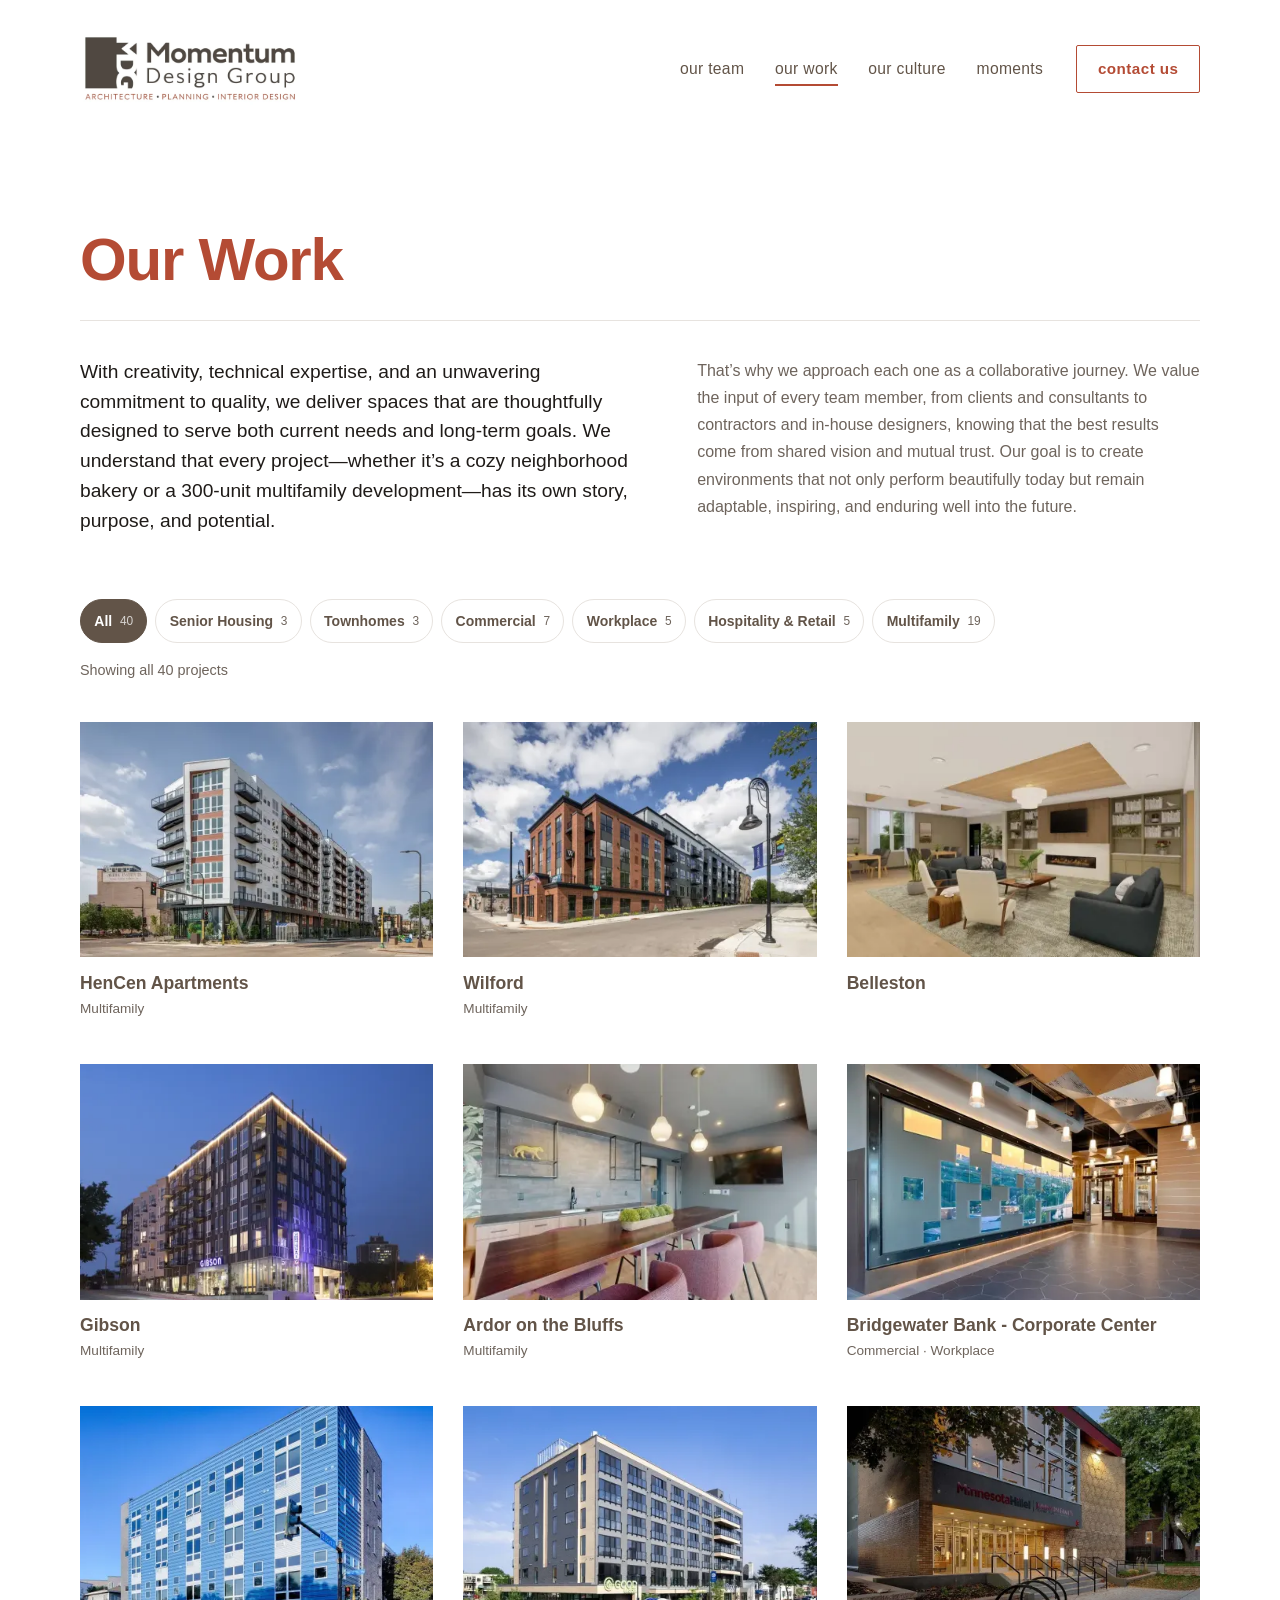
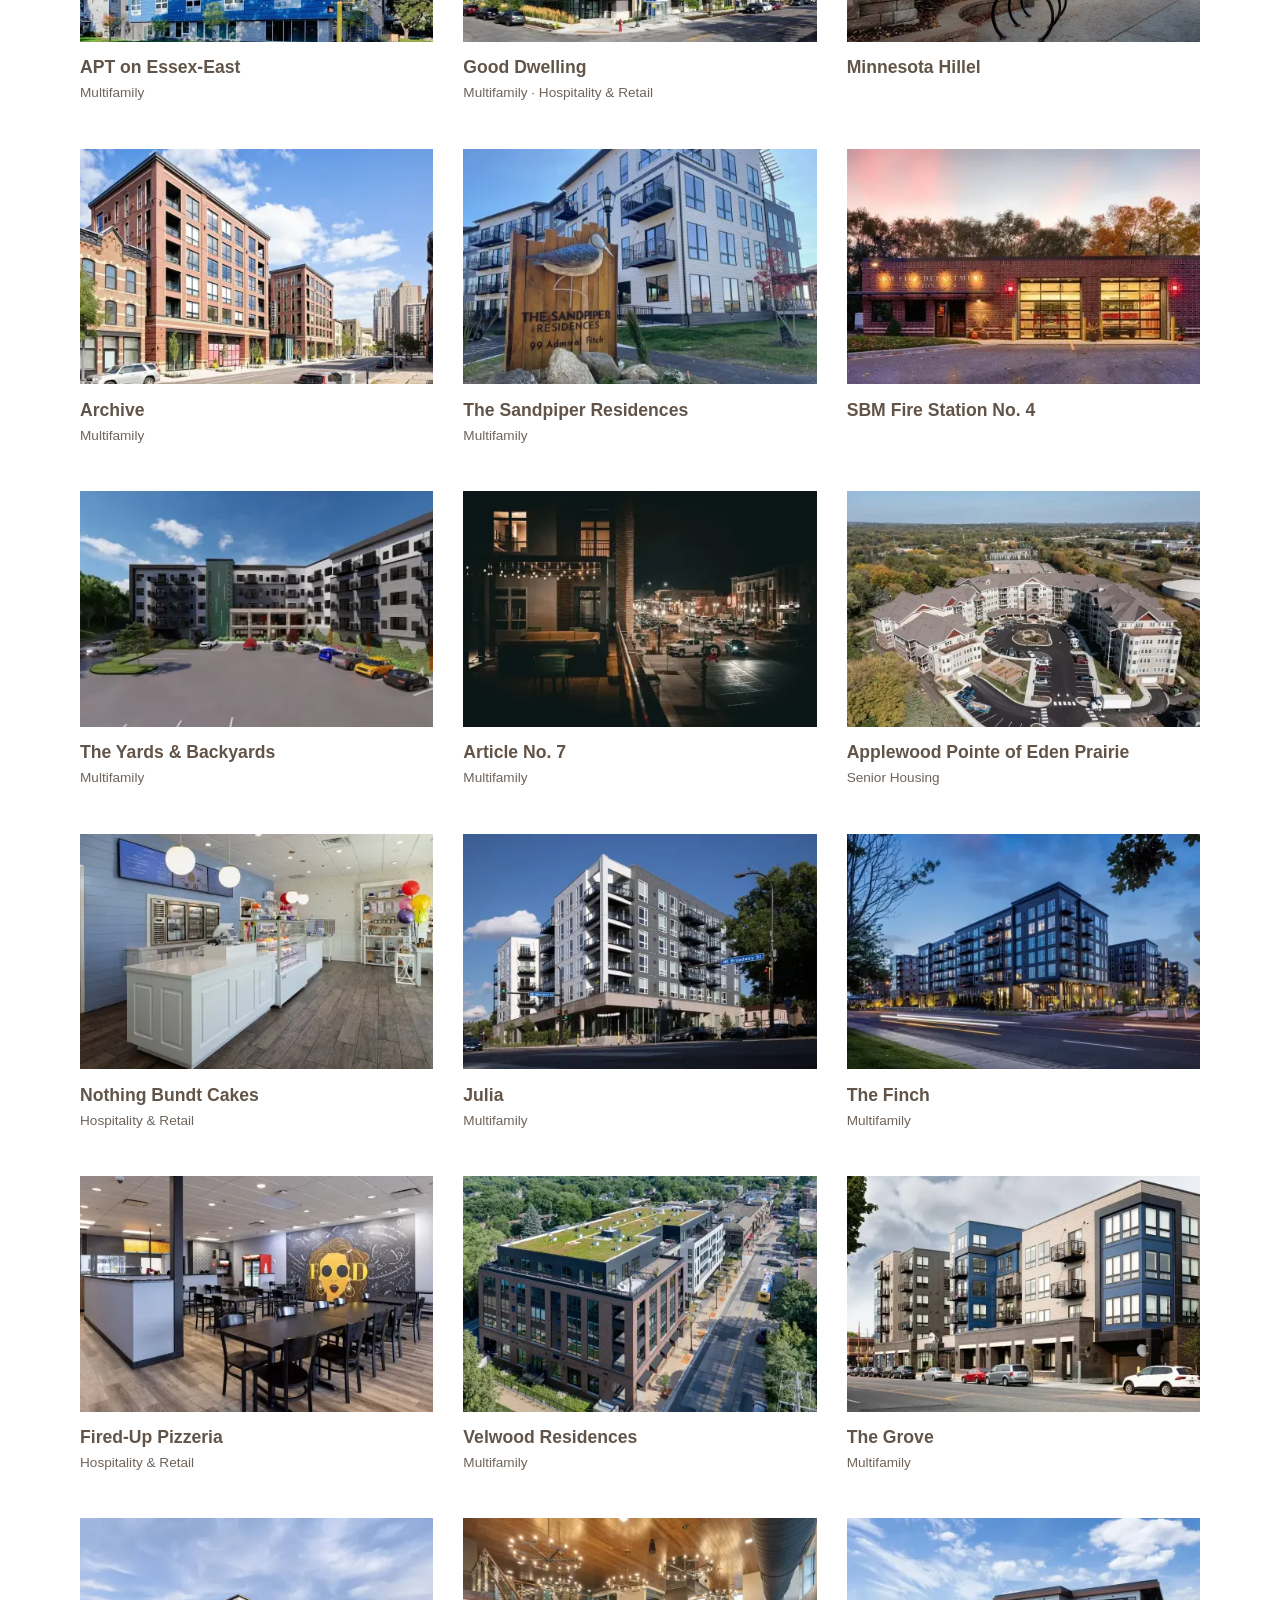
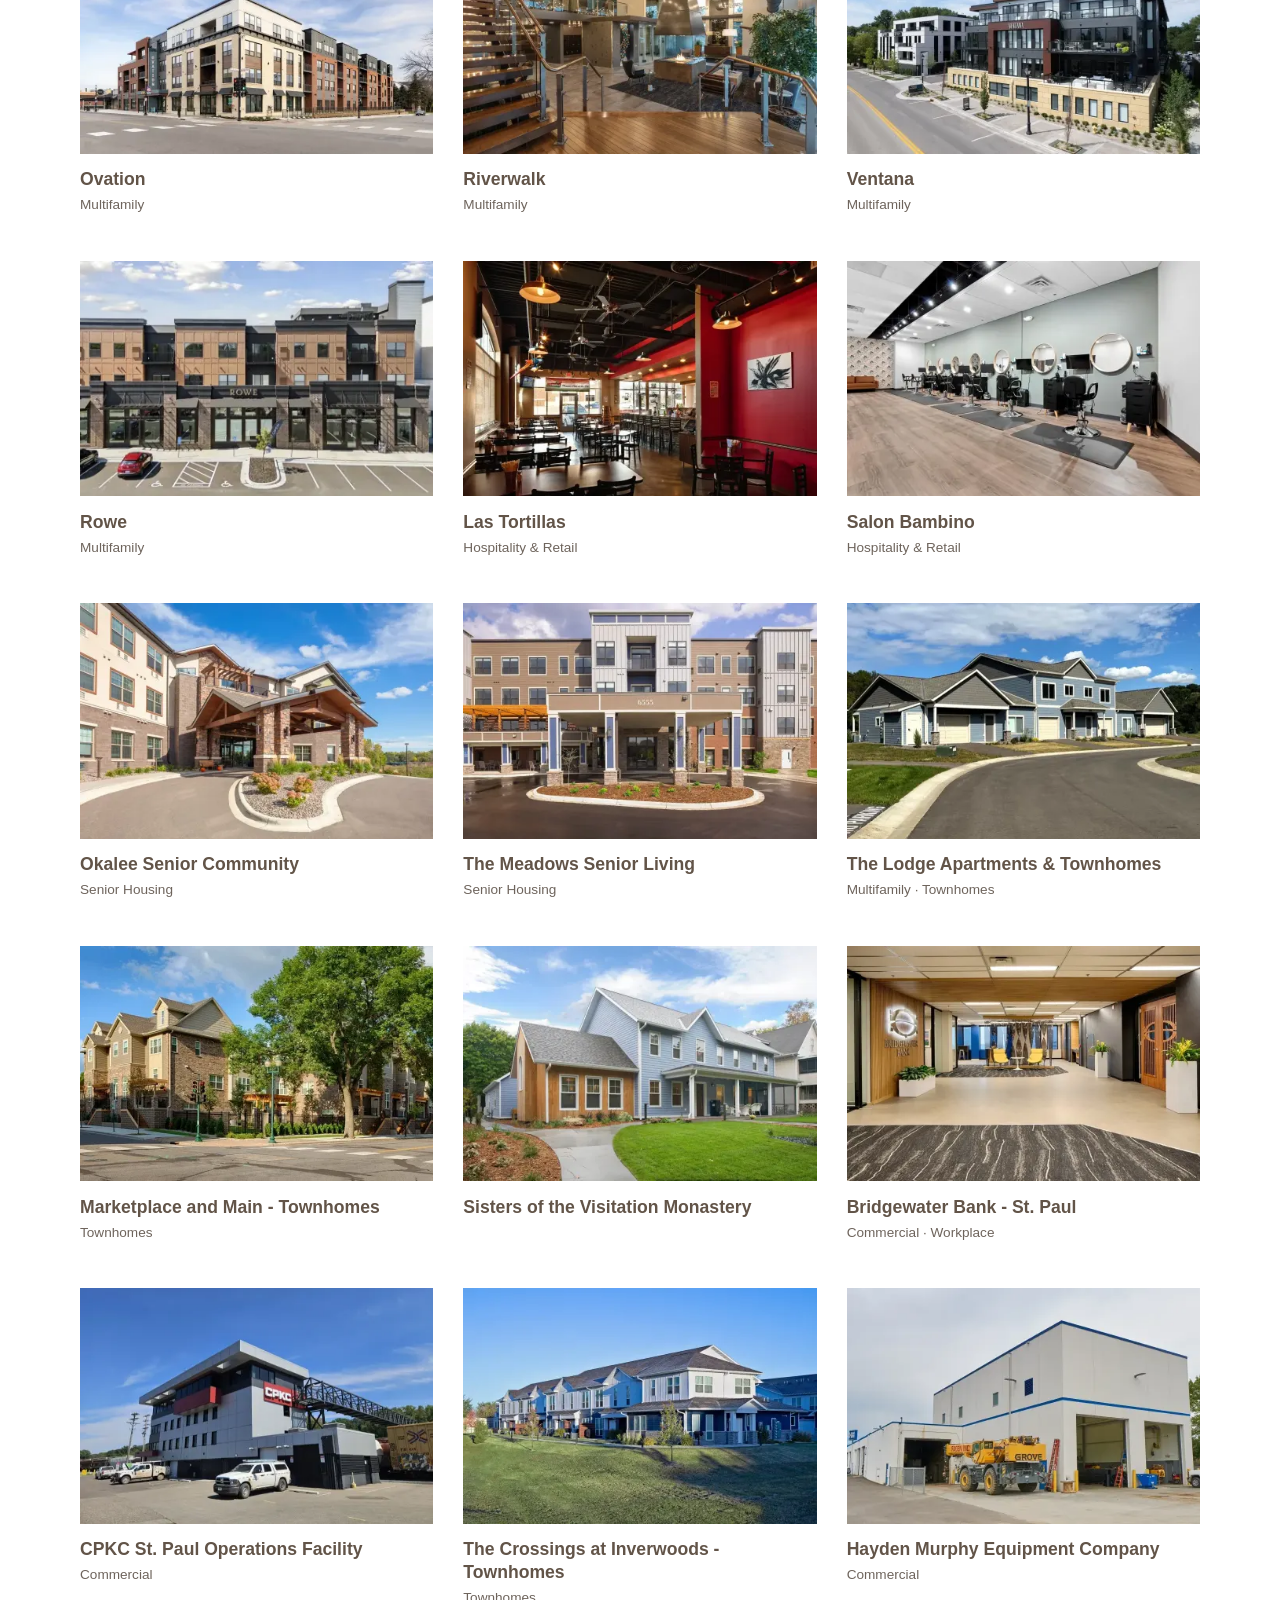
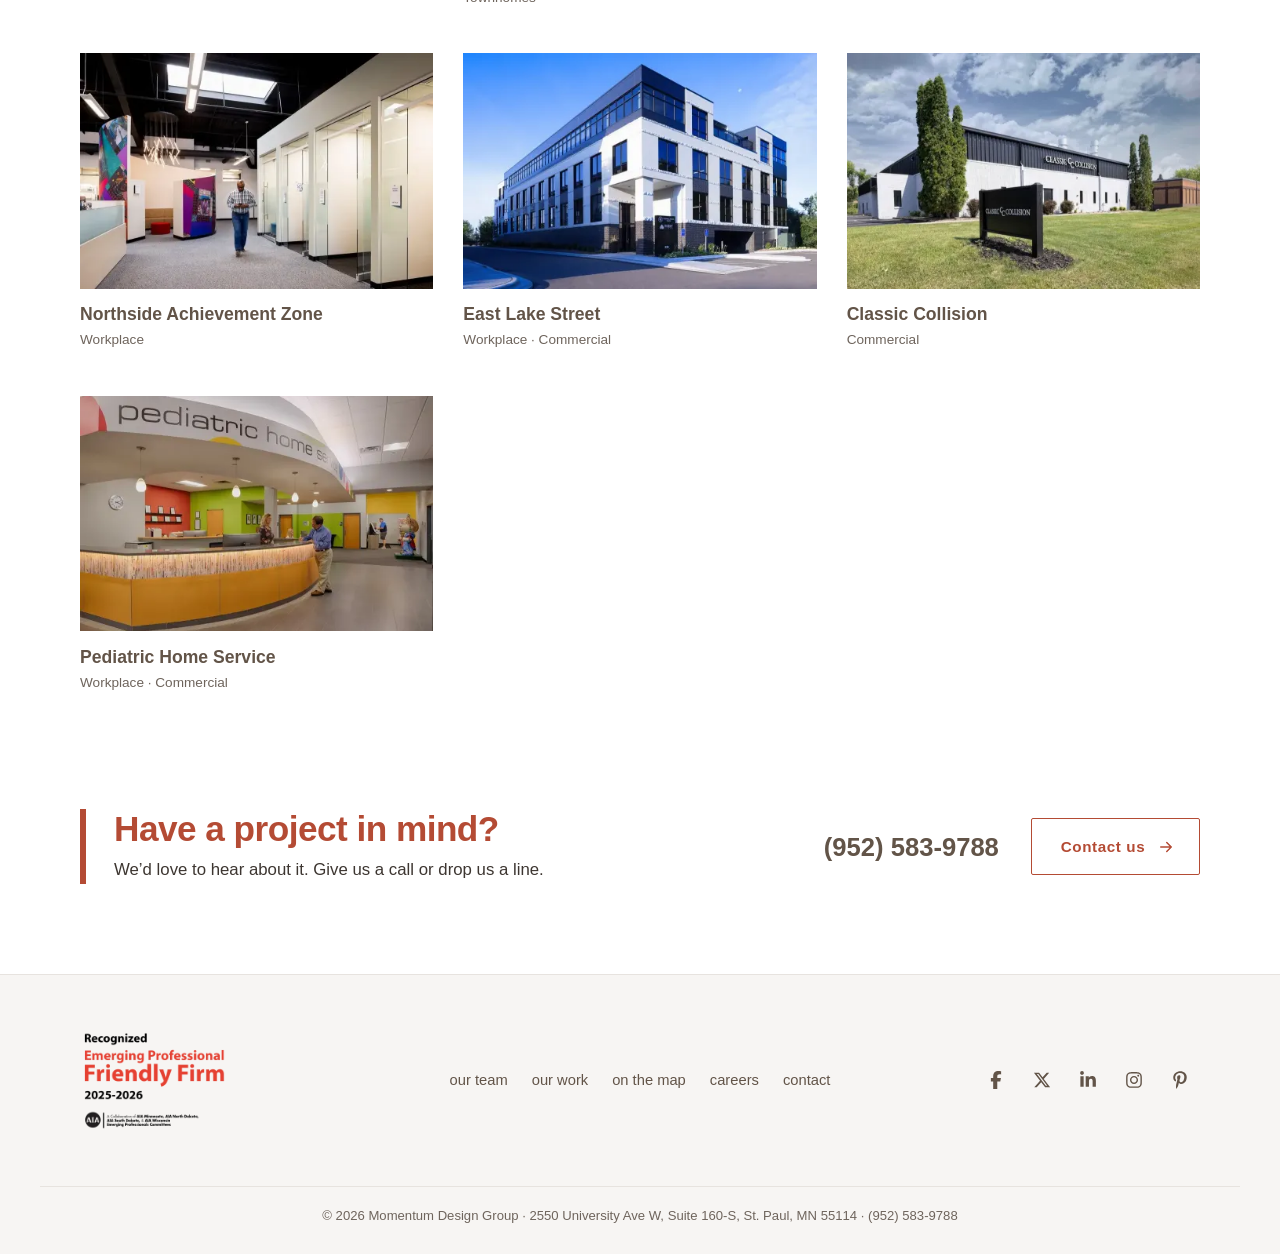
<file: our-work.html>
<!DOCTYPE html>
<html lang="en">
<head>
  <meta charset="UTF-8">
  <meta name="viewport" content="width=device-width, initial-scale=1.0">
  <title>Our Work | Momentum Design Group</title>
  <meta name="description" content="Projects by Momentum Design Group: senior housing, townhomes, commercial, workplace, hospitality &amp; retail and multifamily architecture and interiors.">
  <link rel="canonical" href="https://mdgarchitects.com/our-work.html">
  <meta name="theme-color" content="#ffffff">

  <link rel="icon" type="image/png" sizes="32x32" href="images/favicon-32.png">
  <link rel="icon" type="image/png" sizes="192x192" href="images/icon-192.png">
  <link rel="apple-touch-icon" href="images/apple-touch-icon.png">

  <meta property="og:type" content="website">
  <meta property="og:site_name" content="Momentum Design Group">
  <meta property="og:title" content="Our Work | Momentum Design Group">
  <meta property="og:description" content="Projects by Momentum Design Group: senior housing, townhomes, commercial, workplace, hospitality &amp; retail and multifamily architecture and interiors.">
  <meta property="og:url" content="https://mdgarchitects.com/our-work.html">
  <meta property="og:image" content="https://mdgarchitects.com/images/share.jpg">
  <meta name="twitter:card" content="summary_large_image">
  <meta name="twitter:site" content="@MDGArch">

  <link rel="stylesheet" href="css/styles.css">
  <script>document.documentElement.classList.add("js")</script>
</head>
<body>
  <a class="skip" href="#main">Skip to content</a>

  <header class="header">
    <div class="header__inner">
      <a class="header__logo" href="index.html" aria-label="Momentum Design Group home">
        <img src="images/mdg-logo.webp" alt="Momentum Design Group: Architecture, Planning, Interior Design" width="300" height="100">
      </a>
      <button class="header__toggle" type="button" aria-expanded="false" aria-controls="site-nav" aria-label="Open menu">
        <span></span><span></span><span></span>
      </button>
      <nav class="header__nav" id="site-nav" aria-label="Main">
        <ul class="header__links">
          <li><a href="our-team.html">our team</a></li>
          <li><a href="our-work.html" aria-current="page">our work</a></li>
          <li><a href="careers.html">our culture</a></li>
          <li><a href="moments.html">moments</a></li>
        </ul>
        <a class="header__cta" href="contact.html">contact us</a>
        <div class="header__extra">
          <a class="header__phone" href="tel:+19525839788">(952) 583-9788</a>
          <p>2550 University Ave W, Suite 160-S<br>St. Paul, Minnesota 55114</p>
        </div>
      </nav>
    </div>
  </header>

  <main id="main">

    <section class="page-head container">
      <h1>Our Work</h1>
      <div class="page-head__lead">
        <p>With creativity, technical expertise, and an unwavering commitment to quality, we deliver spaces that are thoughtfully designed to serve both current needs and long-term goals. We understand that every project—whether it’s a cozy neighborhood bakery or a 300-unit multifamily development—has its own story, purpose, and potential.</p>
        <p>That’s why we approach each one as a collaborative journey. We value the input of every team member, from clients and consultants to contractors and in-house designers, knowing that the best results come from shared vision and mutual trust. Our goal is to create environments that not only perform beautifully today but remain adaptable, inspiring, and enduring well into the future.</p>
      </div>
    </section>

    <section class="work container" aria-labelledby="work-title" data-work>
      <h2 class="visually-hidden" id="work-title">Projects</h2>
      <div class="work__bar">
        <ul class="filters" aria-label="Filter projects by type">
        <li><button class="filter is-active" type="button" data-filter="all" aria-pressed="true">All <span>40</span></button></li>
        <li><button class="filter" type="button" data-filter="senior-housing" aria-pressed="false">Senior Housing <span>3</span></button></li>
        <li><button class="filter" type="button" data-filter="townhomes" aria-pressed="false">Townhomes <span>3</span></button></li>
        <li><button class="filter" type="button" data-filter="commercial" aria-pressed="false">Commercial <span>7</span></button></li>
        <li><button class="filter" type="button" data-filter="workplace" aria-pressed="false">Workplace <span>5</span></button></li>
        <li><button class="filter" type="button" data-filter="hospitality-retail" aria-pressed="false">Hospitality &amp; Retail <span>5</span></button></li>
        <li><button class="filter" type="button" data-filter="multifamily" aria-pressed="false">Multifamily <span>19</span></button></li>
      </ul>
        <p class="work__status" aria-live="polite" data-work-status>Showing all 40 projects</p>
      </div>
      <ul class="work__grid">
        <li class="project" data-tags="multifamily">
          <a href="https://mdgarchitects.com/our-work/hencen-apartments">
            <span class="project__photo"><img src="images/work/hencen-apartments.webp" srcset="images/work/hencen-apartments-450.webp 450w, images/work/hencen-apartments.webp 900w" sizes="(max-width: 640px) calc(100vw - 32px), (max-width: 900px) 46vw, 360px" alt="" width="900" height="600" loading="lazy"></span>
            <span class="project__name">HenCen Apartments</span>
            <span class="project__tags">Multifamily</span>
          </a>
        </li>
        <li class="project" data-tags="multifamily">
          <a href="https://mdgarchitects.com/our-work/wilford">
            <span class="project__photo"><img src="images/work/wilford.webp" srcset="images/work/wilford-450.webp 450w, images/work/wilford.webp 900w" sizes="(max-width: 640px) calc(100vw - 32px), (max-width: 900px) 46vw, 360px" alt="" width="900" height="601" loading="lazy"></span>
            <span class="project__name">Wilford</span>
            <span class="project__tags">Multifamily</span>
          </a>
        </li>
        <li class="project" data-tags="">
          <a href="https://mdgarchitects.com/our-work/belleston">
            <span class="project__photo"><img src="images/work/belleston.webp" srcset="images/work/belleston-450.webp 450w, images/work/belleston.webp 900w" sizes="(max-width: 640px) calc(100vw - 32px), (max-width: 900px) 46vw, 360px" alt="" width="900" height="507" loading="lazy"></span>
            <span class="project__name">Belleston</span>
            
          </a>
        </li>
        <li class="project" data-tags="multifamily">
          <a href="https://mdgarchitects.com/our-work/gibson">
            <span class="project__photo"><img src="images/work/gibson.webp" srcset="images/work/gibson-450.webp 450w, images/work/gibson.webp 900w" sizes="(max-width: 640px) calc(100vw - 32px), (max-width: 900px) 46vw, 360px" alt="" width="900" height="705" loading="lazy"></span>
            <span class="project__name">Gibson</span>
            <span class="project__tags">Multifamily</span>
          </a>
        </li>
        <li class="project" data-tags="multifamily">
          <a href="https://mdgarchitects.com/our-work/ardor-on-the-bluffs">
            <span class="project__photo"><img src="images/work/ardor-on-the-bluffs.webp" srcset="images/work/ardor-on-the-bluffs-450.webp 450w, images/work/ardor-on-the-bluffs.webp 900w" sizes="(max-width: 640px) calc(100vw - 32px), (max-width: 900px) 46vw, 360px" alt="" width="900" height="506" loading="lazy"></span>
            <span class="project__name">Ardor on the Bluffs</span>
            <span class="project__tags">Multifamily</span>
          </a>
        </li>
        <li class="project" data-tags="commercial workplace">
          <a href="https://mdgarchitects.com/our-work/bridgewater-bank-corporate-center">
            <span class="project__photo"><img src="images/work/bridgewater-bank-corporate-center.webp" srcset="images/work/bridgewater-bank-corporate-center-450.webp 450w, images/work/bridgewater-bank-corporate-center.webp 900w" sizes="(max-width: 640px) calc(100vw - 32px), (max-width: 900px) 46vw, 360px" alt="" width="900" height="600" loading="lazy"></span>
            <span class="project__name">Bridgewater Bank - Corporate Center</span>
            <span class="project__tags">Commercial · Workplace</span>
          </a>
        </li>
        <li class="project" data-tags="multifamily">
          <a href="https://mdgarchitects.com/our-work/apt-on-essex-east">
            <span class="project__photo"><img src="images/work/apt-on-essex-east.webp" srcset="images/work/apt-on-essex-east-450.webp 450w, images/work/apt-on-essex-east.webp 900w" sizes="(max-width: 640px) calc(100vw - 32px), (max-width: 900px) 46vw, 360px" alt="" width="900" height="720" loading="lazy"></span>
            <span class="project__name">APT on Essex-East</span>
            <span class="project__tags">Multifamily</span>
          </a>
        </li>
        <li class="project" data-tags="multifamily hospitality-retail">
          <a href="https://mdgarchitects.com/our-work/good-dwelling">
            <span class="project__photo"><img src="images/work/good-dwelling.webp" srcset="images/work/good-dwelling-450.webp 450w, images/work/good-dwelling.webp 900w" sizes="(max-width: 640px) calc(100vw - 32px), (max-width: 900px) 46vw, 360px" alt="" width="900" height="600" loading="lazy"></span>
            <span class="project__name">Good Dwelling</span>
            <span class="project__tags">Multifamily · Hospitality &amp; Retail</span>
          </a>
        </li>
        <li class="project" data-tags="">
          <a href="https://mdgarchitects.com/our-work/minnesota-hillel">
            <span class="project__photo"><img src="images/work/minnesota-hillel.webp" srcset="images/work/minnesota-hillel-450.webp 450w, images/work/minnesota-hillel.webp 900w" sizes="(max-width: 640px) calc(100vw - 32px), (max-width: 900px) 46vw, 360px" alt="" width="900" height="600" loading="lazy"></span>
            <span class="project__name">Minnesota Hillel</span>
            
          </a>
        </li>
        <li class="project" data-tags="multifamily">
          <a href="https://mdgarchitects.com/our-work/archive">
            <span class="project__photo"><img src="images/work/archive.webp" srcset="images/work/archive-450.webp 450w, images/work/archive.webp 900w" sizes="(max-width: 640px) calc(100vw - 32px), (max-width: 900px) 46vw, 360px" alt="" width="900" height="600" loading="lazy"></span>
            <span class="project__name">Archive</span>
            <span class="project__tags">Multifamily</span>
          </a>
        </li>
        <li class="project" data-tags="multifamily">
          <a href="https://mdgarchitects.com/our-work/the-sandpiper-residences">
            <span class="project__photo"><img src="images/work/the-sandpiper-residences.webp" srcset="images/work/the-sandpiper-residences-450.webp 450w, images/work/the-sandpiper-residences.webp 900w" sizes="(max-width: 640px) calc(100vw - 32px), (max-width: 900px) 46vw, 360px" alt="" width="900" height="675" loading="lazy"></span>
            <span class="project__name">The Sandpiper Residences</span>
            <span class="project__tags">Multifamily</span>
          </a>
        </li>
        <li class="project" data-tags="">
          <a href="https://mdgarchitects.com/our-work/sbm-firehouse-4">
            <span class="project__photo"><img src="images/work/sbm-firehouse-4.webp" srcset="images/work/sbm-firehouse-4-450.webp 450w, images/work/sbm-firehouse-4.webp 900w" sizes="(max-width: 640px) calc(100vw - 32px), (max-width: 900px) 46vw, 360px" alt="" width="900" height="600" loading="lazy"></span>
            <span class="project__name">SBM Fire Station No. 4</span>
            
          </a>
        </li>
        <li class="project" data-tags="multifamily">
          <a href="https://mdgarchitects.com/our-work/the-yards-backyards">
            <span class="project__photo"><img src="images/work/the-yards-backyards.webp" srcset="images/work/the-yards-backyards-450.webp 450w, images/work/the-yards-backyards.webp 900w" sizes="(max-width: 640px) calc(100vw - 32px), (max-width: 900px) 46vw, 360px" alt="" width="900" height="506" loading="lazy"></span>
            <span class="project__name">The Yards &amp; Backyards</span>
            <span class="project__tags">Multifamily</span>
          </a>
        </li>
        <li class="project" data-tags="multifamily">
          <a href="https://mdgarchitects.com/our-work/article-no-7">
            <span class="project__photo"><img src="images/work/article-no-7.webp" srcset="images/work/article-no-7-450.webp 450w, images/work/article-no-7.webp 900w" sizes="(max-width: 640px) calc(100vw - 32px), (max-width: 900px) 46vw, 360px" alt="" width="900" height="600" loading="lazy"></span>
            <span class="project__name">Article No. 7</span>
            <span class="project__tags">Multifamily</span>
          </a>
        </li>
        <li class="project" data-tags="senior-housing">
          <a href="https://mdgarchitects.com/our-work/applewood-pointe-of-eden-prairie">
            <span class="project__photo"><img src="images/work/applewood-pointe-of-eden-prairie.webp" srcset="images/work/applewood-pointe-of-eden-prairie-450.webp 450w, images/work/applewood-pointe-of-eden-prairie.webp 900w" sizes="(max-width: 640px) calc(100vw - 32px), (max-width: 900px) 46vw, 360px" alt="" width="900" height="600" loading="lazy"></span>
            <span class="project__name">Applewood Pointe of Eden Prairie</span>
            <span class="project__tags">Senior Housing</span>
          </a>
        </li>
        <li class="project" data-tags="hospitality-retail">
          <a href="https://mdgarchitects.com/our-work/nothing-bundt-cakes">
            <span class="project__photo"><img src="images/work/nothing-bundt-cakes.webp" srcset="images/work/nothing-bundt-cakes-450.webp 450w, images/work/nothing-bundt-cakes.webp 900w" sizes="(max-width: 640px) calc(100vw - 32px), (max-width: 900px) 46vw, 360px" alt="" width="900" height="600" loading="lazy"></span>
            <span class="project__name">Nothing Bundt Cakes</span>
            <span class="project__tags">Hospitality &amp; Retail</span>
          </a>
        </li>
        <li class="project" data-tags="multifamily">
          <a href="https://mdgarchitects.com/our-work/julia">
            <span class="project__photo"><img src="images/work/julia.webp" srcset="images/work/julia-450.webp 450w, images/work/julia.webp 900w" sizes="(max-width: 640px) calc(100vw - 32px), (max-width: 900px) 46vw, 360px" alt="" width="900" height="600" loading="lazy"></span>
            <span class="project__name">Julia</span>
            <span class="project__tags">Multifamily</span>
          </a>
        </li>
        <li class="project" data-tags="multifamily">
          <a href="https://mdgarchitects.com/our-work/the-finch">
            <span class="project__photo"><img src="images/work/the-finch.webp" srcset="images/work/the-finch-450.webp 450w, images/work/the-finch.webp 900w" sizes="(max-width: 640px) calc(100vw - 32px), (max-width: 900px) 46vw, 360px" alt="" width="900" height="601" loading="lazy"></span>
            <span class="project__name">The Finch</span>
            <span class="project__tags">Multifamily</span>
          </a>
        </li>
        <li class="project" data-tags="hospitality-retail">
          <a href="https://mdgarchitects.com/our-work/fired-up-pizzeria">
            <span class="project__photo"><img src="images/work/fired-up-pizzeria.webp" srcset="images/work/fired-up-pizzeria-450.webp 450w, images/work/fired-up-pizzeria.webp 900w" sizes="(max-width: 640px) calc(100vw - 32px), (max-width: 900px) 46vw, 360px" alt="" width="900" height="600" loading="lazy"></span>
            <span class="project__name">Fired-Up Pizzeria</span>
            <span class="project__tags">Hospitality &amp; Retail</span>
          </a>
        </li>
        <li class="project" data-tags="multifamily">
          <a href="https://mdgarchitects.com/our-work/velwood-residences">
            <span class="project__photo"><img src="images/work/velwood-residences.webp" srcset="images/work/velwood-residences-450.webp 450w, images/work/velwood-residences.webp 900w" sizes="(max-width: 640px) calc(100vw - 32px), (max-width: 900px) 46vw, 360px" alt="" width="900" height="600" loading="lazy"></span>
            <span class="project__name">Velwood Residences</span>
            <span class="project__tags">Multifamily</span>
          </a>
        </li>
        <li class="project" data-tags="multifamily">
          <a href="https://mdgarchitects.com/our-work/the-grove">
            <span class="project__photo"><img src="images/work/the-grove.webp" srcset="images/work/the-grove-450.webp 450w, images/work/the-grove.webp 900w" sizes="(max-width: 640px) calc(100vw - 32px), (max-width: 900px) 46vw, 360px" alt="" width="900" height="600" loading="lazy"></span>
            <span class="project__name">The Grove</span>
            <span class="project__tags">Multifamily</span>
          </a>
        </li>
        <li class="project" data-tags="multifamily">
          <a href="https://mdgarchitects.com/our-work/ovation">
            <span class="project__photo"><img src="images/work/ovation.webp" srcset="images/work/ovation-450.webp 450w, images/work/ovation.webp 900w" sizes="(max-width: 640px) calc(100vw - 32px), (max-width: 900px) 46vw, 360px" alt="" width="900" height="600" loading="lazy"></span>
            <span class="project__name">Ovation</span>
            <span class="project__tags">Multifamily</span>
          </a>
        </li>
        <li class="project" data-tags="multifamily">
          <a href="https://mdgarchitects.com/our-work/riverwalk">
            <span class="project__photo"><img src="images/work/riverwalk.webp" srcset="images/work/riverwalk-450.webp 450w, images/work/riverwalk.webp 900w" sizes="(max-width: 640px) calc(100vw - 32px), (max-width: 900px) 46vw, 360px" alt="" width="900" height="600" loading="lazy"></span>
            <span class="project__name">Riverwalk</span>
            <span class="project__tags">Multifamily</span>
          </a>
        </li>
        <li class="project" data-tags="multifamily">
          <a href="https://mdgarchitects.com/our-work/ventana">
            <span class="project__photo"><img src="images/work/ventana.webp" srcset="images/work/ventana-450.webp 450w, images/work/ventana.webp 900w" sizes="(max-width: 640px) calc(100vw - 32px), (max-width: 900px) 46vw, 360px" alt="" width="900" height="600" loading="lazy"></span>
            <span class="project__name">Ventana</span>
            <span class="project__tags">Multifamily</span>
          </a>
        </li>
        <li class="project" data-tags="multifamily">
          <a href="https://mdgarchitects.com/our-work/rowe">
            <span class="project__photo"><img src="images/work/rowe.webp" srcset="images/work/rowe-450.webp 450w, images/work/rowe.webp 900w" sizes="(max-width: 640px) calc(100vw - 32px), (max-width: 900px) 46vw, 360px" alt="" width="900" height="507" loading="lazy"></span>
            <span class="project__name">Rowe</span>
            <span class="project__tags">Multifamily</span>
          </a>
        </li>
        <li class="project" data-tags="hospitality-retail">
          <a href="https://mdgarchitects.com/our-work/las-tortillas">
            <span class="project__photo"><img src="images/work/las-tortillas.webp" srcset="images/work/las-tortillas-450.webp 450w, images/work/las-tortillas.webp 900w" sizes="(max-width: 640px) calc(100vw - 32px), (max-width: 900px) 46vw, 360px" alt="" width="900" height="600" loading="lazy"></span>
            <span class="project__name">Las Tortillas</span>
            <span class="project__tags">Hospitality &amp; Retail</span>
          </a>
        </li>
        <li class="project" data-tags="hospitality-retail">
          <a href="https://mdgarchitects.com/our-work/salon-bambino">
            <span class="project__photo"><img src="images/work/salon-bambino.webp" srcset="images/work/salon-bambino-450.webp 450w, images/work/salon-bambino.webp 900w" sizes="(max-width: 640px) calc(100vw - 32px), (max-width: 900px) 46vw, 360px" alt="" width="900" height="600" loading="lazy"></span>
            <span class="project__name">Salon Bambino</span>
            <span class="project__tags">Hospitality &amp; Retail</span>
          </a>
        </li>
        <li class="project" data-tags="senior-housing">
          <a href="https://mdgarchitects.com/our-work/okalee-senior-community">
            <span class="project__photo"><img src="images/work/okalee-senior-community.webp" srcset="images/work/okalee-senior-community-450.webp 450w, images/work/okalee-senior-community.webp 900w" sizes="(max-width: 640px) calc(100vw - 32px), (max-width: 900px) 46vw, 360px" alt="" width="900" height="600" loading="lazy"></span>
            <span class="project__name">Okalee Senior Community</span>
            <span class="project__tags">Senior Housing</span>
          </a>
        </li>
        <li class="project" data-tags="senior-housing">
          <a href="https://mdgarchitects.com/our-work/the-meadows-senior-living">
            <span class="project__photo"><img src="images/work/the-meadows-senior-living.webp" srcset="images/work/the-meadows-senior-living-450.webp 450w, images/work/the-meadows-senior-living.webp 900w" sizes="(max-width: 640px) calc(100vw - 32px), (max-width: 900px) 46vw, 360px" alt="" width="900" height="600" loading="lazy"></span>
            <span class="project__name">The Meadows Senior Living</span>
            <span class="project__tags">Senior Housing</span>
          </a>
        </li>
        <li class="project" data-tags="multifamily townhomes">
          <a href="https://mdgarchitects.com/our-work/the-lodge-apartments-townhomes">
            <span class="project__photo"><img src="images/work/the-lodge-apartments-townhomes.webp" srcset="images/work/the-lodge-apartments-townhomes-450.webp 450w, images/work/the-lodge-apartments-townhomes.webp 900w" sizes="(max-width: 640px) calc(100vw - 32px), (max-width: 900px) 46vw, 360px" alt="" width="900" height="675" loading="lazy"></span>
            <span class="project__name">The Lodge Apartments &amp; Townhomes</span>
            <span class="project__tags">Multifamily · Townhomes</span>
          </a>
        </li>
        <li class="project" data-tags="townhomes">
          <a href="https://mdgarchitects.com/our-work/marketplace-and-main">
            <span class="project__photo"><img src="images/work/marketplace-and-main.webp" srcset="images/work/marketplace-and-main-450.webp 450w, images/work/marketplace-and-main.webp 900w" sizes="(max-width: 640px) calc(100vw - 32px), (max-width: 900px) 46vw, 360px" alt="" width="900" height="558" loading="lazy"></span>
            <span class="project__name">Marketplace and Main - Townhomes</span>
            <span class="project__tags">Townhomes</span>
          </a>
        </li>
        <li class="project" data-tags="">
          <a href="https://mdgarchitects.com/our-work/sisters-of-the-visitation-monastery">
            <span class="project__photo"><img src="images/work/sisters-of-the-visitation-monastery.webp" srcset="images/work/sisters-of-the-visitation-monastery-450.webp 450w, images/work/sisters-of-the-visitation-monastery.webp 900w" sizes="(max-width: 640px) calc(100vw - 32px), (max-width: 900px) 46vw, 360px" alt="" width="900" height="599" loading="lazy"></span>
            <span class="project__name">Sisters of the Visitation Monastery</span>
            
          </a>
        </li>
        <li class="project" data-tags="commercial workplace">
          <a href="https://mdgarchitects.com/our-work/bridgewater-bank-st-paul">
            <span class="project__photo"><img src="images/work/bridgewater-bank-st-paul.webp" srcset="images/work/bridgewater-bank-st-paul-450.webp 450w, images/work/bridgewater-bank-st-paul.webp 900w" sizes="(max-width: 640px) calc(100vw - 32px), (max-width: 900px) 46vw, 360px" alt="" width="900" height="600" loading="lazy"></span>
            <span class="project__name">Bridgewater Bank - St. Paul</span>
            <span class="project__tags">Commercial · Workplace</span>
          </a>
        </li>
        <li class="project" data-tags="commercial">
          <a href="https://mdgarchitects.com/our-work/cpkc-stpaul-operations-facility">
            <span class="project__photo"><img src="images/work/cpkc-stpaul-operations-facility.webp" srcset="images/work/cpkc-stpaul-operations-facility-450.webp 450w, images/work/cpkc-stpaul-operations-facility.webp 900w" sizes="(max-width: 640px) calc(100vw - 32px), (max-width: 900px) 46vw, 360px" alt="" width="900" height="675" loading="lazy"></span>
            <span class="project__name">CPKC St. Paul Operations Facility</span>
            <span class="project__tags">Commercial</span>
          </a>
        </li>
        <li class="project" data-tags="townhomes">
          <a href="https://mdgarchitects.com/our-work/the-crossings-at-inverwoods-townhomes">
            <span class="project__photo"><img src="images/work/the-crossings-at-inverwoods-townhomes.webp" srcset="images/work/the-crossings-at-inverwoods-townhomes-450.webp 450w, images/work/the-crossings-at-inverwoods-townhomes.webp 900w" sizes="(max-width: 640px) calc(100vw - 32px), (max-width: 900px) 46vw, 360px" alt="" width="900" height="600" loading="lazy"></span>
            <span class="project__name">The Crossings at Inverwoods - Townhomes</span>
            <span class="project__tags">Townhomes</span>
          </a>
        </li>
        <li class="project" data-tags="commercial">
          <a href="https://mdgarchitects.com/our-work/hayden-murphy-equipment-company">
            <span class="project__photo"><img src="images/work/hayden-murphy-equipment-company.webp" srcset="images/work/hayden-murphy-equipment-company-450.webp 450w, images/work/hayden-murphy-equipment-company.webp 900w" sizes="(max-width: 640px) calc(100vw - 32px), (max-width: 900px) 46vw, 360px" alt="" width="900" height="600" loading="lazy"></span>
            <span class="project__name">Hayden Murphy Equipment Company</span>
            <span class="project__tags">Commercial</span>
          </a>
        </li>
        <li class="project" data-tags="workplace">
          <a href="https://mdgarchitects.com/our-work/northside-achievement-zone">
            <span class="project__photo"><img src="images/work/northside-achievement-zone.webp" srcset="images/work/northside-achievement-zone-450.webp 450w, images/work/northside-achievement-zone.webp 900w" sizes="(max-width: 640px) calc(100vw - 32px), (max-width: 900px) 46vw, 360px" alt="" width="900" height="601" loading="lazy"></span>
            <span class="project__name">Northside Achievement Zone</span>
            <span class="project__tags">Workplace</span>
          </a>
        </li>
        <li class="project" data-tags="workplace commercial">
          <a href="https://mdgarchitects.com/our-work/east-lake-street">
            <span class="project__photo"><img src="images/work/east-lake-street.webp" srcset="images/work/east-lake-street-450.webp 450w, images/work/east-lake-street.webp 900w" sizes="(max-width: 640px) calc(100vw - 32px), (max-width: 900px) 46vw, 360px" alt="" width="900" height="601" loading="lazy"></span>
            <span class="project__name">East Lake Street</span>
            <span class="project__tags">Workplace · Commercial</span>
          </a>
        </li>
        <li class="project" data-tags="commercial">
          <a href="https://mdgarchitects.com/our-work/classic-collision">
            <span class="project__photo"><img src="images/work/classic-collision.webp" srcset="images/work/classic-collision-450.webp 450w, images/work/classic-collision.webp 900w" sizes="(max-width: 640px) calc(100vw - 32px), (max-width: 900px) 46vw, 360px" alt="" width="900" height="601" loading="lazy"></span>
            <span class="project__name">Classic Collision</span>
            <span class="project__tags">Commercial</span>
          </a>
        </li>
        <li class="project" data-tags="workplace commercial">
          <a href="https://mdgarchitects.com/our-work/pediatric-home-service">
            <span class="project__photo"><img src="images/work/pediatric-home-service.webp" srcset="images/work/pediatric-home-service-450.webp 450w, images/work/pediatric-home-service.webp 900w" sizes="(max-width: 640px) calc(100vw - 32px), (max-width: 900px) 46vw, 360px" alt="" width="900" height="617" loading="lazy"></span>
            <span class="project__name">Pediatric Home Service</span>
            <span class="project__tags">Workplace · Commercial</span>
          </a>
        </li>
      </ul>
    </section>

  </main>

  <section class="talk" aria-labelledby="talk-title">
    <div class="talk__inner container">
      <div class="talk__text">
        <h2 id="talk-title">Have a project in mind?</h2>
        <p>We’d love to hear about it. Give us a call or drop us a line.</p>
      </div>
      <div class="talk__actions">
        <a class="talk__phone" href="tel:+19525839788">(952) 583-9788</a>
        <a class="btn" href="contact.html">Contact us <svg viewBox="0 0 24 24" aria-hidden="true"><path d="M5 12h14M13 6l6 6-6 6"/></svg></a>
      </div>
    </div>
  </section>

  <footer class="footer">
    <div class="footer__inner container">
      <img class="footer__badge" src="images/aia-ep-friendly-firm.webp" alt="Recognized AIA Emerging Professional Friendly Firm 2025–2026" width="360" height="238" loading="lazy">
      <ul class="footer__social" aria-label="Social media">
        <li><a href="https://www.facebook.com/momentumdesigngroup/" aria-label="Facebook"><svg class="icon" viewBox="0 0 320 512" aria-hidden="true"><path d="M80 299.3V512H196V299.3h86.5l18-97.8H196V166.9c0-51.7 20.3-71.5 72.7-71.5c16.3 0 29.4 .4 37 1.2V7.9C291.4 4 256.4 0 236.2 0C129.3 0 80 50.5 80 159.4v42.1H14v97.8H80z"/></svg></a></li>
        <li><a href="https://twitter.com/MDGArch/" aria-label="X (Twitter)"><svg class="icon" viewBox="0 0 512 512" aria-hidden="true"><path d="M389.2 48h70.6L305.6 224.2 487 464H345L233.7 318.6 106.5 464H35.8L200.7 275.5 26.8 48H172.4L272.9 180.9 389.2 48zM364.4 421.8h39.1L151.1 88h-42L364.4 421.8z"/></svg></a></li>
        <li><a href="https://www.linkedin.com/company/1674930" aria-label="LinkedIn"><svg class="icon" viewBox="0 0 448 512" aria-hidden="true"><path d="M100.28 448H7.4V148.9h92.88zM53.79 108.1C24.09 108.1 0 83.5 0 53.8a53.79 53.79 0 0 1 107.58 0c0 29.7-24.1 54.3-53.79 54.3zM447.9 448h-92.68V302.4c0-34.7-.7-79.2-48.29-79.2-48.29 0-55.69 37.7-55.69 76.7V448h-92.78V148.9h89.08v40.8h1.3c12.4-23.5 42.69-48.3 87.88-48.3 94 0 111.28 61.9 111.28 142.3V448z"/></svg></a></li>
        <li><a href="https://www.instagram.com/momentumdesigngroup/" aria-label="Instagram"><svg class="icon" viewBox="0 0 448 512" aria-hidden="true"><path d="M224.1 141c-63.6 0-114.9 51.3-114.9 114.9s51.3 114.9 114.9 114.9S339 319.5 339 255.9 287.7 141 224.1 141zm0 189.6c-41.1 0-74.7-33.5-74.7-74.7s33.5-74.7 74.7-74.7 74.7 33.5 74.7 74.7-33.6 74.7-74.7 74.7zm146.4-194.3c0 14.9-12 26.8-26.8 26.8-14.9 0-26.8-12-26.8-26.8s12-26.8 26.8-26.8 26.8 12 26.8 26.8zm76.1 27.2c-1.7-35.9-9.9-67.7-36.2-93.9-26.2-26.2-58-34.4-93.9-36.2-37-2.1-147.9-2.1-184.9 0-35.8 1.7-67.6 9.9-93.9 36.1s-34.4 58-36.2 93.9c-2.1 37-2.1 147.9 0 184.9 1.7 35.9 9.9 67.7 36.2 93.9s58 34.4 93.9 36.2c37 2.1 147.9 2.1 184.9 0 35.9-1.7 67.7-9.9 93.9-36.2 26.2-26.2 34.4-58 36.2-93.9 2.1-37 2.1-147.8 0-184.8zM398.8 388c-7.8 19.6-22.9 34.7-42.6 42.6-29.5 11.7-99.5 9-132.1 9s-102.7 2.6-132.1-9c-19.6-7.8-34.7-22.9-42.6-42.6-11.7-29.5-9-99.5-9-132.1s-2.6-102.7 9-132.1c7.8-19.6 22.9-34.7 42.6-42.6 29.5-11.7 99.5-9 132.1-9s102.7-2.6 132.1 9c19.6 7.8 34.7 22.9 42.6 42.6 11.7 29.5 9 99.5 9 132.1s2.7 102.7-9 132.1z"/></svg></a></li>
        <li><a href="https://www.pinterest.com/MomentumDesignGroupArchitects/" aria-label="Pinterest"><svg class="icon" viewBox="0 0 384 512" aria-hidden="true"><path d="M204 6.5C101.4 6.5 0 74.9 0 185.6 0 256 39.6 296 63.6 296c9.9 0 15.6-27.6 15.6-35.4 0-9.3-23.7-29.1-23.7-67.8 0-80.4 61.2-137.4 140.4-137.4 68.1 0 118.5 38.7 118.5 109.8 0 53.1-21.3 152.7-90.3 152.7-24.9 0-46.2-18-46.2-43.8 0-37.8 26.4-74.4 26.4-113.4 0-66.2-93.9-54.2-93.9 25.8 0 16.8 2.1 35.4 9.6 50.7-13.8 59.4-42 147.9-42 209.1 0 18.9 2.7 37.5 4.5 56.4 3.4 3.8 1.7 3.4 6.9 1.5 50.4-69 48.6-82.5 71.4-172.8 12.3 23.4 44.1 36 69.3 36 106.2 0 153.9-103.5 153.9-196.8C384 71.3 298.2 6.5 204 6.5z"/></svg></a></li>
      </ul>
      <nav class="footer__nav" aria-label="Footer">
        <ul>
          <li><a href="our-team.html">our team</a></li>
          <li><a href="our-work.html">our work</a></li>
          <li><a href="on-the-map.html">on the map</a></li>
          <li><a href="careers.html">careers</a></li>
          <li><a href="contact.html">contact</a></li>
        </ul>
      </nav>
    </div>
    <div class="footer__base container">
      <p>© <span data-year>2026</span> Momentum Design Group · 2550 University Ave W, Suite 160-S, St. Paul, MN 55114 · <a href="tel:+19525839788">(952) 583-9788</a></p>
    </div>
  </footer>

  <script src="js/script.js"></script>
</body>
</html>
</file>
<file: css/styles.css>
/* Momentum Design Group: the original site's design, refined */

:root {
  --brown: #625448;       /* MDG brand brown (logo, nav, headings) */
  --brown-dark: #4a3f36;
  --rust: #b44b34;        /* MDG accent (section headings, buttons) */
  --rust-dark: #963c28;
  --ink: #1f1b18;
  --text: #3d3631;
  --muted: #6e645c;
  --line: #e7e3df;
  --bg: #ffffff;
  --bg-soft: #f7f5f3;

  --font: "Helvetica Neue", Helvetica, Arial, sans-serif;
  --container: 1120px;
  --gutter: clamp(16px, 4vw, 40px);
  --ease: cubic-bezier(0.22, 1, 0.36, 1);

  color-scheme: light;
  scrollbar-color: #c9c1ba var(--bg);
}

*,
*::before,
*::after {
  box-sizing: border-box;
}

html {
  -webkit-text-size-adjust: 100%;
  scroll-behavior: smooth;
}

body {
  margin: 0;
  font-family: var(--font);
  font-size: 1rem;
  line-height: 1.65;
  color: var(--text);
  background: var(--bg);
  -webkit-font-smoothing: antialiased;
}

img {
  display: block;
  max-width: 100%;
  height: auto;
}

h1,
h2,
p {
  margin: 0;
}

ul {
  margin: 0;
  padding: 0;
  list-style: none;
}

a {
  color: inherit;
  text-underline-offset: 0.2em;
  text-decoration-thickness: 1px;
}

button {
  font: inherit;
}

::selection {
  background: var(--rust);
  color: #fff;
}

:focus-visible {
  outline: 2px solid var(--rust);
  outline-offset: 3px;
}

.container {
  width: 100%;
  max-width: calc(var(--container) + var(--gutter) * 2);
  margin-inline: auto;
  padding-inline: var(--gutter);
}

.skip {
  position: absolute;
  left: 16px;
  top: -100px;
  z-index: 100;
  padding: 0.6rem 1rem;
  background: var(--brown);
  color: #fff;
}

.skip:focus {
  top: 12px;
}

/* ---------- Header ---------- */

.header {
  position: sticky;
  top: 0;
  z-index: 50;
  background: rgba(255, 255, 255, 0.94);
  -webkit-backdrop-filter: saturate(1.4) blur(10px);
  backdrop-filter: saturate(1.4) blur(10px);
  transition: box-shadow 0.3s var(--ease), transform 0.45s var(--ease);
}

.header.is-scrolled {
  box-shadow: 0 1px 0 var(--line), 0 10px 28px -18px rgba(31, 27, 24, 0.3);
}

/* tucks away while reading down the page, returns on the first scroll up */
.header.is-hidden {
  transform: translateY(-100%);
}

.header__inner {
  display: flex;
  align-items: center;
  justify-content: space-between;
  gap: 2rem;
  max-width: calc(var(--container) + var(--gutter) * 2);
  margin-inline: auto;
  padding: clamp(18px, 2.6vw, 32px) var(--gutter);
  transition: padding 0.3s var(--ease);
}

.header.is-scrolled .header__inner {
  padding-block: 12px;
}

.header__logo {
  flex-shrink: 0;
}

.header__logo img {
  width: clamp(180px, 19vw, 220px);
  transition: width 0.3s var(--ease), opacity 0.2s var(--ease);
}

.header__logo:hover img {
  opacity: 0.85;
}

.header.is-scrolled .header__logo img {
  width: clamp(160px, 15vw, 180px);
}

.header__nav {
  display: flex;
  align-items: center;
  gap: clamp(1.5rem, 2.6vw, 2.5rem);
}

.header__links {
  display: flex;
  gap: clamp(1.25rem, 2.4vw, 2.1rem);
}

.header__links a {
  position: relative;
  display: block;
  padding: 0.5rem 0;
  color: var(--brown);
  font-size: 0.98rem;
  letter-spacing: 0.02em;
  text-decoration: none;
  transition: color 0.25s var(--ease);
}

/* rust underline grows out from the center */
.header__links a::after {
  content: "";
  position: absolute;
  left: 0;
  right: 0;
  bottom: 0.2rem;
  height: 2px;
  background: var(--rust);
  transform: scaleX(0);
  transition: transform 0.35s var(--ease);
}

.header__links a:hover,
.header__links a:focus-visible {
  color: var(--rust);
}

.header__links a:hover::after,
.header__links a:focus-visible::after,
.header__links a[aria-current="page"]::after {
  transform: scaleX(1);
}

.header__cta {
  position: relative;
  isolation: isolate;
  overflow: hidden;
  display: inline-flex;
  align-items: center;
  padding: 0.7em 1.35em;
  border: 1.5px solid var(--rust);
  border-radius: 2px;
  color: var(--rust);
  font-size: 0.95rem;
  font-weight: 700;
  letter-spacing: 0.03em;
  text-decoration: none;
  white-space: nowrap;
  transition: color 0.35s var(--ease), box-shadow 0.35s var(--ease);
}

.header__cta::before {
  content: "";
  position: absolute;
  inset: 0;
  z-index: -1;
  background: var(--rust);
  transform: scaleX(0);
  transform-origin: left;
  transition: transform 0.45s var(--ease);
}

.header__cta:hover,
.header__cta:focus-visible {
  color: #fff;
  box-shadow: 0 8px 18px -10px rgba(180, 75, 52, 0.7);
}

.header__cta:hover::before,
.header__cta:focus-visible::before {
  transform: scaleX(1);
}

.header__extra,
.header__toggle {
  display: none;
}

/* ---------- Hero slideshow ---------- */

.hero {
  padding-top: clamp(4px, 1vw, 12px);
}

.hero__stage {
  position: relative;
  overflow: hidden;
  aspect-ratio: 3 / 2;
  /* keep the whole slideshow and its thumbnail strip on screen, even on short laptop displays */
  max-height: max(360px, calc(100vh - 250px));
  max-height: max(360px, calc(100svh - 250px));
  width: 100%;
  background: var(--bg-soft);
}

.hero__slide {
  position: absolute;
  inset: 0;
  width: 100%;
  height: 100%;
  object-fit: cover;
  opacity: 0;
  transform: scale(1.04);
  transition: opacity 1.2s var(--ease), transform 8s linear;
}

.hero__slide.is-active {
  opacity: 1;
  transform: scale(1);
}

.hero__card {
  position: absolute;
  right: clamp(16px, 4%, 48px);
  top: 50%;
  z-index: 2;
  width: min(380px, 46%);
  padding: clamp(20px, 2.6vw, 34px) clamp(20px, 2.8vw, 38px);
  background: rgba(74, 63, 54, 0.78);
  -webkit-backdrop-filter: blur(4px);
  backdrop-filter: blur(4px);
  color: #fff;
  transform: translateY(-50%);
}

.hero__card h1 {
  font-size: clamp(1.5rem, 2.6vw, 2.15rem);
  font-weight: 700;
  line-height: 1.2;
  letter-spacing: -0.01em;
}

.hero__firm {
  margin-top: clamp(14px, 1.8vw, 22px);
  padding-top: clamp(12px, 1.4vw, 16px);
  border-top: 1px solid rgba(255, 255, 255, 0.35);
  font-weight: 700;
  font-size: clamp(0.95rem, 1.2vw, 1.1rem);
}

.hero__caption {
  position: absolute;
  left: 0;
  bottom: 0;
  z-index: 2;
  padding: 0.55rem 0.95rem;
  background: rgba(255, 255, 255, 0.92);
  color: var(--brown);
  font-size: 0.8rem;
  font-weight: 700;
  letter-spacing: 0.06em;
  text-transform: uppercase;
}

.hero__controls {
  position: absolute;
  right: clamp(12px, 2vw, 20px);
  bottom: clamp(12px, 2vw, 20px);
  z-index: 2;
  display: flex;
  gap: 8px;
}

.hero__controls button {
  display: grid;
  place-items: center;
  width: 44px;
  height: 44px;
  padding: 0;
  border: 0;
  border-radius: 50%;
  background: rgba(255, 255, 255, 0.88);
  color: var(--brown);
  cursor: pointer;
  transition: background-color 0.25s var(--ease), color 0.25s var(--ease), transform 0.25s var(--ease);
}

.hero__controls button:hover {
  background: var(--rust);
  color: #fff;
}

.hero__controls button:active {
  transform: scale(0.94);
}

svg {
  width: 20px;
  height: 20px;
  fill: none;
  stroke: currentColor;
  stroke-width: 1.8;
  stroke-linecap: round;
  stroke-linejoin: round;
}

.hero__thumbs {
  display: flex;
  justify-content: center;
  gap: 6px;
  margin-top: 10px;
}

.hero__thumb {
  display: block;
  width: clamp(40px, 5vw, 64px);
  padding: 0;
  border: 0;
  background: none;
  cursor: pointer;
  opacity: 0.45;
  transition: opacity 0.3s var(--ease);
}

.hero__thumb img {
  width: 100%;
  aspect-ratio: 3 / 2;
  object-fit: cover;
}

.hero__thumb::after {
  content: "";
  display: block;
  height: 2px;
  margin-top: 4px;
  background: var(--rust);
  transform: scaleX(0);
  transition: transform 0.4s var(--ease);
}

.hero__thumb:hover {
  opacity: 0.8;
}

.hero__thumb.is-active {
  opacity: 1;
}

.hero__thumb.is-active::after {
  transform: scaleX(1);
}

/* ---------- Shared headings & button ---------- */

.people h2,
.what h2 {
  color: var(--rust);
  font-size: clamp(1.75rem, 3vw, 2.4rem);
  font-weight: 700;
  line-height: 1.18;
  letter-spacing: -0.015em;
  text-wrap: balance;
}

.btn {
  position: relative;
  isolation: isolate;
  overflow: hidden;
  display: inline-flex;
  align-items: center;
  gap: 0.75em;
  padding: 1em 1.6em 1em 1.9em;
  border: 1.5px solid var(--rust);
  border-radius: 2px;
  color: var(--rust);
  font-size: 0.95rem;
  font-weight: 700;
  letter-spacing: 0.04em;
  text-decoration: none;
  transition: color 0.35s var(--ease), box-shadow 0.35s var(--ease), transform 0.2s var(--ease);
}

/* rust fill sweeps in from the left on hover */
.btn::before {
  content: "";
  position: absolute;
  inset: 0;
  z-index: -1;
  background: var(--rust);
  transform: scaleX(0);
  transform-origin: left;
  transition: transform 0.45s var(--ease);
}

.btn svg {
  width: 18px;
  height: 18px;
  stroke-width: 2;
  transition: transform 0.35s var(--ease);
}

.btn:hover,
.btn:focus-visible {
  color: #fff;
  box-shadow: 0 10px 22px -12px rgba(180, 75, 52, 0.7);
}

.btn:hover::before,
.btn:focus-visible::before {
  transform: scaleX(1);
}

.btn:hover svg,
.btn:focus-visible svg {
  transform: translateX(4px);
}

.btn:active {
  transform: translateY(1px);
}

/* ---------- People ---------- */

.people {
  display: grid;
  grid-template-columns: minmax(0, 1.35fr) minmax(0, 1fr);
  gap: clamp(32px, 5vw, 72px);
  align-items: center;
  padding-block: clamp(64px, 9vw, 120px);
}

.people__image img {
  width: 100%;
  border: clamp(4px, 0.5vw, 6px) solid var(--brown);
  background: #fff;
}

.people__text p {
  margin: 1.4rem 0 2rem;
  max-width: 30rem;
  font-size: 1.1rem;
}

.people h2 {
  font-size: clamp(1.9rem, 3.4vw, 2.75rem);
}

/* ---------- What we do ---------- */

.what {
  padding-bottom: clamp(64px, 9vw, 120px);
}

.what__intro {
  max-width: 68ch;
  margin-top: 1.25rem;
  font-size: 1.05rem;
}

.sectors {
  margin-top: clamp(36px, 4.5vw, 56px);
}

.sectors__track {
  display: grid;
  grid-auto-flow: column;
  grid-auto-columns: calc((100% - 2 * 24px) / 3);
  gap: 24px;
  overflow-x: auto;
  scroll-snap-type: x mandatory;
  scroll-behavior: smooth;
  scrollbar-width: none;
  outline-offset: 6px;
}

.sectors__track::-webkit-scrollbar {
  display: none;
}

.sector {
  scroll-snap-align: start;
}

.sector a {
  position: relative;
  display: block;
  overflow: hidden;
  aspect-ratio: 3 / 4;
  color: #fff;
  text-decoration: none;
  background: var(--bg-soft);
}

.sector img {
  width: 100%;
  height: 100%;
  object-fit: cover;
  transition: transform 0.9s var(--ease);
}

.sector a::before {
  content: "";
  position: absolute;
  inset: 0;
  z-index: 1;
  background: linear-gradient(to top, rgba(31, 24, 19, 0.85) 0%, rgba(31, 24, 19, 0.45) 38%, rgba(31, 24, 19, 0) 62%);
  transition: opacity 0.4s var(--ease);
}

.sector__body {
  position: absolute;
  left: 0;
  right: 0;
  bottom: 0;
  z-index: 2;
  display: flex;
  flex-direction: column;
  gap: 0.4rem;
  padding: clamp(20px, 2.2vw, 28px);
}

.sector__name {
  font-size: clamp(1.4rem, 2.1vw, 1.85rem);
  font-weight: 700;
  line-height: 1.15;
}

.sector__line {
  font-size: 0.95rem;
  line-height: 1.5;
  color: rgba(255, 255, 255, 0.9);
}

.sector__more {
  display: inline-flex;
  align-items: center;
  gap: 0.5em;
  margin-top: 0.6rem;
  font-size: 0.85rem;
  font-weight: 700;
  letter-spacing: 0.04em;
}

.sector__more::after {
  content: "";
  width: 1.4em;
  height: 1px;
  background: currentColor;
  transition: width 0.35s var(--ease);
}

.sector a:hover img {
  transform: scale(1.05);
}

.sector a:hover .sector__more::after {
  width: 2.2em;
}

.sectors__nav {
  display: flex;
  justify-content: center;
  gap: 14px;
  margin-top: 32px;
}

.round-btn {
  display: grid;
  place-items: center;
  width: 52px;
  height: 52px;
  padding: 0;
  border: 1px solid var(--line);
  border-radius: 50%;
  background: var(--bg);
  color: var(--brown);
  cursor: pointer;
  transition: background-color 0.25s var(--ease), border-color 0.25s var(--ease), color 0.25s var(--ease), opacity 0.25s var(--ease);
}

.round-btn:hover {
  background: var(--rust);
  border-color: var(--rust);
  color: #fff;
}

.round-btn:disabled {
  opacity: 0.35;
  cursor: default;
  background: var(--bg);
  border-color: var(--line);
  color: var(--brown);
}

/* ---------- Let's talk band (above the footer) ---------- */

.talk {
  padding-bottom: clamp(56px, 7vw, 96px);
}

.talk__inner {
  display: flex;
  flex-wrap: wrap;
  align-items: center;
  justify-content: space-between;
  gap: 24px 48px;
}

.talk__text {
  flex: 1 1 360px;
  padding-left: clamp(18px, 2.4vw, 28px);
  border-left: 6px solid var(--rust);
}

.talk h2 {
  color: var(--rust);
  font-size: clamp(1.6rem, 2.8vw, 2.2rem);
  font-weight: 700;
  line-height: 1.15;
  letter-spacing: -0.015em;
}

.talk p {
  margin-top: 0.4rem;
  font-size: 1.05rem;
}

.talk__actions {
  display: flex;
  flex-wrap: wrap;
  align-items: center;
  gap: 16px 32px;
}

.talk__phone {
  color: var(--brown);
  font-size: clamp(1.3rem, 2vw, 1.6rem);
  font-weight: 700;
  text-decoration: none;
  white-space: nowrap;
  transition: color 0.2s;
}

.talk__phone:hover {
  color: var(--rust);
}

/* ---------- Footer ---------- */

.footer {
  border-top: 1px solid var(--line);
  background: var(--bg-soft);
}

.footer__inner {
  display: grid;
  grid-template-columns: 1fr auto 1fr;
  grid-template-areas: "badge nav social";
  align-items: center;
  gap: 32px;
  padding-block: clamp(40px, 5vw, 56px);
}

.footer__badge {
  grid-area: badge;
  width: 150px;
  mix-blend-mode: multiply;
}

.footer__social {
  grid-area: social;
  justify-self: end;
  display: flex;
  gap: 6px;
}

.footer__social a {
  display: grid;
  place-items: center;
  width: 40px;
  height: 40px;
  border-radius: 50%;
  color: var(--brown);
  transition: background-color 0.25s var(--ease), color 0.25s var(--ease);
}

.footer__social a:hover {
  background: var(--rust);
  color: #fff;
}

.icon {
  display: block;
  width: 18px;
  height: 18px;
  fill: currentColor;
  stroke: none;
}

.footer__nav {
  grid-area: nav;
}

.footer__nav ul {
  display: flex;
  flex-wrap: wrap;
  justify-content: center;
  gap: 6px 24px;
}

.footer__nav a {
  color: var(--brown);
  font-size: 0.92rem;
  text-decoration: none;
  transition: color 0.2s var(--ease);
}

.footer__nav a:hover {
  color: var(--rust);
}

.footer__base {
  padding-block: 18px 28px;
  border-top: 1px solid var(--line);
  color: var(--muted);
  font-size: 0.82rem;
  text-align: center;
}

.footer__base a {
  text-decoration: none;
}

.footer__base a:hover {
  color: var(--rust);
}

/* ---------- Inner pages: shared ---------- */

.visually-hidden {
  position: absolute !important;
  width: 1px;
  height: 1px;
  overflow: hidden;
  clip: rect(0 0 0 0);
  clip-path: inset(50%);
  white-space: nowrap;
}

.page-head h1,
.contact h1 {
  color: var(--rust);
  font-size: clamp(2rem, 4vw, 3.1rem);
  font-weight: 700;
  line-height: 1.1;
  letter-spacing: -0.02em;
  text-wrap: balance;
}

.lead {
  font-size: 1.1rem;
  max-width: 62ch;
}

/* page hero: title over a thin rule, intro in two balanced columns */
.page-head {
  padding-block: clamp(48px, 7vw, 96px) clamp(40px, 5vw, 64px);
}

.page-head h1 {
  position: relative;
  padding-bottom: clamp(20px, 2.4vw, 28px);
  font-size: clamp(2.4rem, 5vw, 3.75rem);
}

/* the rule under page titles (a pseudo-element so it can draw in) */
.page-head h1::after {
  content: "";
  position: absolute;
  left: 0;
  right: 0;
  bottom: 0;
  height: 1px;
  background: var(--line);
  transform-origin: left;
}

.page-head .page-head__lead {
  display: grid;
  grid-template-columns: minmax(0, 1.1fr) minmax(0, 1fr);
  gap: clamp(28px, 5vw, 80px);
  align-items: start;
  margin-top: clamp(24px, 3vw, 36px);
}

.page-head .page-head__lead p {
  max-width: none;
  margin: 0;
  font-size: 1rem;
  line-height: 1.7;
  color: var(--muted);
}

.page-head .page-head__lead p:first-child {
  font-size: clamp(1.1rem, 1.5vw, 1.25rem);
  line-height: 1.55;
  color: var(--ink);
}

.page-head__lead p:only-child {
  max-width: 60ch;
}

.action h2,
.culture-intro h2,
.split h2,
.callout h2,
.article__body h2 {
  color: var(--rust);
  font-size: clamp(1.6rem, 2.8vw, 2.2rem);
  font-weight: 700;
  line-height: 1.18;
  letter-spacing: -0.015em;
  text-wrap: balance;
}

.link-quiet {
  color: var(--brown);
  font-weight: 700;
  font-size: 0.95rem;
  text-decoration: underline;
  text-decoration-color: rgba(98, 84, 72, 0.35);
  transition: color 0.2s, text-decoration-color 0.2s;
}

.link-quiet:hover {
  color: var(--rust);
  text-decoration-color: currentColor;
}

.header__cta[aria-current="page"]::before {
  transform: scaleX(1);
}

.header__cta[aria-current="page"] {
  color: #fff;
}

/* ---------- Our team ---------- */

.banner {
  margin: 0;
}

.banner img {
  width: 100%;
  aspect-ratio: 1600 / 619;
  object-fit: cover;
  border: clamp(4px, 0.5vw, 6px) solid var(--brown);
}

.team {
  padding-block: clamp(56px, 8vw, 104px);
}

.team__grid {
  display: grid;
  grid-template-columns: repeat(auto-fill, minmax(220px, 1fr));
  gap: clamp(36px, 4vw, 52px) clamp(20px, 2.5vw, 32px);
}

/* small section labels: "Principals", "The team" */
.team__label {
  margin: 0 0 clamp(18px, 2vw, 24px);
  padding-bottom: 0.7rem;
  border-bottom: 1px solid var(--line);
  color: var(--muted);
  font-size: 0.8rem;
  font-weight: 700;
  letter-spacing: 0.12em;
  text-transform: uppercase;
}

.team__grid + .team__label {
  margin-top: clamp(56px, 7vw, 88px);
}

/* principals: three larger cards */
.team__grid--lead {
  grid-template-columns: repeat(3, minmax(0, 1fr));
  gap: clamp(20px, 3vw, 40px);
}

.team__grid--lead .person__name {
  font-size: clamp(1.3rem, 2vw, 1.6rem);
}

.team__grid--lead .person__role {
  font-size: 1rem;
}

.person__photo {
  overflow: hidden;
  aspect-ratio: 4 / 5;
  background: var(--bg-soft);
}

.person__photo img {
  width: 100%;
  height: 100%;
  object-fit: cover;
  object-position: center 20%;
  transition: transform 0.9s var(--ease);
}

.person:hover .person__photo img {
  transform: scale(1.04);
}

.person__name {
  margin: 1rem 0 0.15rem;
  color: var(--brown);
  font-size: 1.2rem;
  line-height: 1.25;
}

.person__role {
  color: var(--muted);
  font-size: 0.95rem;
}

.person__more {
  display: inline-flex;
  align-items: center;
  gap: 0.5em;
  margin-top: 0.7rem;
  padding: 0.35rem 0;
  border: 0;
  background: none;
  color: var(--rust);
  font-size: 0.85rem;
  font-weight: 700;
  letter-spacing: 0.04em;
  cursor: pointer;
}

.person__more svg,
.post-card__more svg {
  width: 16px;
  height: 16px;
  stroke-width: 2;
  transition: transform 0.35s var(--ease);
}

.person__more:hover svg,
.person__more:focus-visible svg {
  transform: translateX(4px);
}

/* bio dialog */
.bio {
  width: min(920px, calc(100% - 32px));
  max-height: calc(100dvh - 48px);
  padding: 0;
  border: 0;
  border-top: 6px solid var(--brown);
  color: var(--text);
  background: #fff;
  box-shadow: 0 30px 80px -20px rgba(31, 24, 19, 0.45);
}

.bio::backdrop {
  background: rgba(31, 24, 19, 0.6);
}

.bio[open] {
  animation: bio-in 0.4s var(--ease);
}

@keyframes bio-in {
  from {
    opacity: 0;
    transform: translateY(16px);
  }
}

.bio__inner {
  display: grid;
  grid-template-columns: minmax(0, 0.8fr) minmax(0, 1.2fr);
}

.bio__photo img {
  width: 100%;
  height: 100%;
  object-fit: cover;
  object-position: center 20%;
}

.bio__text {
  padding: clamp(28px, 4vw, 48px);
}

.bio__text h2 {
  padding-right: 40px;
  color: var(--rust);
  font-size: clamp(1.6rem, 2.6vw, 2rem);
  line-height: 1.15;
}

.bio__role {
  margin: 0.25rem 0 1.4rem;
  color: var(--muted);
  font-weight: 700;
  font-size: 0.9rem;
  letter-spacing: 0.04em;
}

.bio__text p + p {
  margin-top: 0.9rem;
}

.bio__close {
  position: absolute;
  top: 14px;
  right: 14px;
  display: grid;
  place-items: center;
  width: 44px;
  height: 44px;
  border: 0;
  border-radius: 50%;
  background: var(--bg-soft);
  color: var(--brown);
  cursor: pointer;
  transition: background 0.2s, color 0.2s;
}

.bio__close:hover {
  background: var(--brown);
  color: #fff;
}

.bio__close svg {
  width: 20px;
  height: 20px;
  stroke-width: 2;
}

body.dialog-open {
  overflow: hidden;
}

/* team in action */
.action {
  padding-bottom: clamp(64px, 9vw, 120px);
}

.action__intro {
  display: grid;
  grid-template-columns: minmax(0, 1fr) minmax(0, 1.3fr);
  gap: clamp(24px, 5vw, 72px);
  align-items: start;
  margin-bottom: clamp(32px, 4vw, 48px);
}

.action__intro p {
  font-size: 1.05rem;
  max-width: 62ch;
}

.action__grid {
  display: grid;
  grid-template-columns: repeat(4, minmax(0, 1fr));
  gap: clamp(14px, 2vw, 24px);
}

.moment__photo {
  overflow: hidden;
  aspect-ratio: 1;
  background: var(--bg-soft);
}

.moment__photo img {
  width: 100%;
  height: 100%;
  object-fit: cover;
}

.moment p {
  margin-top: 0.7rem;
  color: var(--brown);
  font-weight: 700;
}

/* ---------- Our work ---------- */

/* filter row, live count underneath */
.work__bar {
  margin-bottom: clamp(28px, 3vw, 40px);
}

.work__bar .work__status {
  margin: 1rem 0 0;
}

.work {
  padding-bottom: clamp(64px, 9vw, 120px);
}

.filters {
  display: flex;
  flex-wrap: wrap;
  gap: 8px;
}

.filter {
  display: inline-flex;
  align-items: center;
  gap: 0.55em;
  min-height: 44px;
  padding: 0.55em 0.95em;
  border: 1.5px solid var(--line);
  border-radius: 999px;
  background: #fff;
  color: var(--brown);
  font-size: 0.875rem;
  font-weight: 700;
  cursor: pointer;
  transition: border-color 0.2s, background 0.2s, color 0.2s;
}

.filter span {
  color: var(--muted);
  font-weight: 400;
  font-size: 0.85em;
  font-variant-numeric: tabular-nums;
}

.filter:hover {
  border-color: var(--brown);
}

.filter.is-active {
  border-color: var(--brown);
  background: var(--brown);
  color: #fff;
}

.filter.is-active span {
  color: rgba(255, 255, 255, 0.75);
}

.work__status {
  margin: 1.25rem 0 1.75rem;
  color: var(--muted);
  font-size: 0.9rem;
}

.work__grid {
  display: grid;
  grid-template-columns: repeat(3, minmax(0, 1fr));
  gap: clamp(28px, 3.5vw, 44px) clamp(18px, 2.5vw, 30px);
}

.project[hidden] {
  display: none;
}

.project a {
  display: block;
  text-decoration: none;
}

.project__photo {
  display: block;
  overflow: hidden;
  aspect-ratio: 3 / 2;
  background: var(--bg-soft);
}

.project__photo img {
  width: 100%;
  height: 100%;
  object-fit: cover;
  transition: transform 0.9s var(--ease);
}

.project a:hover .project__photo img {
  transform: scale(1.05);
}

.project__name {
  display: block;
  margin-top: 0.9rem;
  color: var(--brown);
  font-size: 1.1rem;
  font-weight: 700;
  line-height: 1.3;
  transition: color 0.2s;
}

.project a:hover .project__name {
  color: var(--rust);
}

.project__tags {
  display: block;
  margin-top: 0.2rem;
  color: var(--muted);
  font-size: 0.85rem;
}

.project.is-entering {
  animation: fade-up 0.5s var(--ease) both;
}

@keyframes fade-up {
  from {
    opacity: 0;
    transform: translateY(12px);
  }
}

/* ---------- Our culture ---------- */

.culture-strip {
  display: grid;
  grid-template-columns: 1fr 1.25fr 1fr;
  gap: clamp(10px, 1.5vw, 18px);
  padding-bottom: clamp(56px, 8vw, 104px);
}

.culture-strip img {
  width: 100%;
  height: clamp(220px, 30vw, 380px);
  object-fit: cover;
}

.culture-intro {
  display: grid;
  grid-template-columns: minmax(0, 1fr) minmax(0, 1.3fr);
  gap: clamp(24px, 5vw, 72px);
  padding-block: clamp(56px, 8vw, 104px);
}

.split {
  display: grid;
  grid-template-columns: minmax(0, 1fr) minmax(0, 1.15fr);
  gap: clamp(32px, 5vw, 72px);
  align-items: center;
  padding-bottom: clamp(56px, 8vw, 104px);
}

.split__image img {
  width: 100%;
  border: clamp(4px, 0.5vw, 6px) solid var(--brown);
}

.split__text h2 {
  margin-bottom: 1.25rem;
}

.split__text p + p {
  margin-top: 1rem;
}

.callout {
  padding-bottom: clamp(64px, 9vw, 120px);
}

.callout__inner {
  padding: clamp(36px, 5vw, 64px);
  background: var(--bg-soft);
  border-left: 6px solid var(--rust);
}

.callout__inner p {
  max-width: 58ch;
  margin: 1rem 0 2rem;
  font-size: 1.1rem;
}

.callout__actions {
  display: flex;
  flex-wrap: wrap;
  align-items: center;
  gap: 1.25rem 2rem;
}

/* ---------- Moments ---------- */

.posts {
  display: grid;
  grid-template-columns: repeat(2, minmax(0, 1fr));
  gap: clamp(28px, 4vw, 48px);
  padding-bottom: clamp(64px, 9vw, 120px);
}

.post-card a {
  display: block;
  text-decoration: none;
}

.post-card__photo {
  display: block;
  overflow: hidden;
  aspect-ratio: 3 / 2;
  background: var(--bg-soft);
}

.post-card__photo img {
  width: 100%;
  height: 100%;
  object-fit: cover;
  transition: transform 0.9s var(--ease);
}

.post-card a:hover img {
  transform: scale(1.04);
}

.post-card__title {
  display: block;
  margin-top: 1.2rem;
  color: var(--brown);
  font-size: clamp(1.4rem, 2.2vw, 1.75rem);
  font-weight: 700;
  line-height: 1.2;
  transition: color 0.2s;
}

.post-card a:hover .post-card__title {
  color: var(--rust);
}

.post-card__excerpt {
  display: block;
  margin-top: 0.5rem;
  color: var(--text);
}

.post-card__more {
  display: inline-flex;
  align-items: center;
  gap: 0.5em;
  margin-top: 0.9rem;
  color: var(--rust);
  font-size: 0.85rem;
  font-weight: 700;
  letter-spacing: 0.04em;
}

.post-card a:hover .post-card__more svg {
  transform: translateX(4px);
}

/* article: shared page hero, back link above the title */
.page-head .back-link {
  margin-bottom: clamp(16px, 2vw, 24px);
}

.back-link {
  display: inline-flex;
  align-items: center;
  gap: 0.5em;
  color: var(--brown);
  font-size: 0.9rem;
  font-weight: 700;
  text-decoration: none;
  transition: color 0.2s;
}

.back-link svg {
  width: 16px;
  height: 16px;
  stroke-width: 2;
  transition: transform 0.35s var(--ease);
}

.back-link:hover {
  color: var(--rust);
}

.back-link:hover svg {
  transform: translateX(-4px);
}

.article__hero {
  margin: 0 auto;
}

.article__hero img {
  width: 100%;
  max-height: 640px;
  object-fit: cover;
}

.article__body,
.article__foot {
  max-width: calc(720px + var(--gutter) * 2);
  margin-inline: auto;
  padding-inline: var(--gutter);
}

.article__body {
  padding-top: clamp(36px, 5vw, 64px);
  font-size: 1.075rem;
  line-height: 1.75;
}

.article__body p + p {
  margin-top: 1.1rem;
}

.article__body .lead {
  font-size: 1.25rem;
  line-height: 1.6;
  color: var(--ink);
}

.article__body h2 {
  margin: 2.6rem 0 0.9rem;
  font-size: clamp(1.4rem, 2.4vw, 1.75rem);
}

.article__body a {
  color: var(--rust);
  text-decoration-color: rgba(180, 75, 52, 0.4);
}

.article__body a:hover {
  text-decoration-color: currentColor;
}

.article__pair {
  display: grid;
  grid-template-columns: repeat(2, minmax(0, 1fr));
  gap: 18px;
  margin: 2.4rem 0;
}

.article__pair figure {
  margin: 0;
}

.article__pair img {
  width: 100%;
  aspect-ratio: 4 / 5;
  object-fit: cover;
}

.article__pair figcaption {
  margin-top: 0.6rem;
  color: var(--muted);
  font-size: 0.9rem;
}

.article__foot {
  padding-block: clamp(40px, 5vw, 64px) clamp(64px, 9vw, 120px);
}

/* ---------- Contact ---------- */

/* details beside the stair photo, under the shared page hero */
.contact {
  display: grid;
  grid-template-columns: minmax(0, 1fr) minmax(0, 1.25fr);
  gap: clamp(32px, 6vw, 88px);
  align-items: center;
  padding-bottom: clamp(64px, 9vw, 120px);
}

.contact__details {
  display: grid;
}

.contact__item {
  padding-block: clamp(24px, 3vw, 36px);
  border-top: 1px solid var(--line);
}

.contact__item:first-child {
  padding-top: 0;
  border-top: 0;
}

.contact__item h2 {
  margin-bottom: 0.6rem;
  color: var(--muted);
  font-size: 0.8rem;
  font-weight: 700;
  letter-spacing: 0.12em;
  text-transform: uppercase;
}

.contact__phone {
  color: var(--brown);
  font-size: clamp(1.4rem, 2.4vw, 1.75rem);
  font-weight: 700;
  text-decoration: none;
  white-space: nowrap;
  transition: color 0.2s;
}

.contact__phone:hover {
  color: var(--rust);
}

.contact__item address {
  margin-bottom: 1.4rem;
  font-style: normal;
  line-height: 1.6;
}

.contact__image img {
  width: 100%;
  aspect-ratio: 1;
  object-fit: cover;
  object-position: center 30%;
  border: clamp(4px, 0.5vw, 6px) solid var(--brown);
}

/* ---------- On the map ---------- */

.map {
  padding-bottom: clamp(64px, 9vw, 120px);
}

.map iframe {
  display: block;
  width: 100%;
  height: clamp(420px, 70vh, 720px);
  border: clamp(4px, 0.5vw, 6px) solid var(--brown);
  background: var(--bg-soft);
}

@media (max-width: 900px) {
  .action__intro,
  .culture-intro,
  .split,
  .contact {
    grid-template-columns: minmax(0, 1fr);
  }

  .work__grid {
    grid-template-columns: repeat(2, minmax(0, 1fr));
  }

  .action__grid {
    grid-template-columns: repeat(2, minmax(0, 1fr));
  }

  .page-head .page-head__lead {
    grid-template-columns: minmax(0, 1fr);
    gap: 1rem;
  }
}

@media (max-width: 640px) {
  .team__grid {
    grid-template-columns: repeat(2, minmax(0, 1fr));
    gap: 32px 16px;
  }

  .team__grid--lead {
    grid-template-columns: minmax(0, 1fr);
    gap: 36px;
  }

  .person__name {
    font-size: 1.05rem;
  }

  .work__grid,
  .posts {
    grid-template-columns: minmax(0, 1fr);
  }

  .filters {
    flex-wrap: nowrap;
    overflow-x: auto;
    margin-inline: calc(var(--gutter) * -1);
    padding-inline: var(--gutter);
    scrollbar-width: none;
  }

  .filter {
    flex: none;
  }

  .work__bar .filters {
    width: calc(100% + var(--gutter) * 2);
  }

  .culture-strip {
    grid-template-columns: 1fr 1fr;
  }

  .culture-strip img:first-child {
    grid-column: 1 / -1;
  }

  .culture-strip img {
    height: 200px;
  }

  .bio__inner {
    grid-template-columns: minmax(0, 1fr);
  }

  .bio__photo img {
    height: auto;
    aspect-ratio: 4 / 3;
  }

  .article__pair {
    gap: 10px;
  }
}

/* ---------- Responsive ---------- */

@media (max-width: 900px) {
  .header__toggle {
    display: grid;
    gap: 6px;
    width: 44px;
    height: 44px;
    place-content: center;
    padding: 0;
    border: 0;
    background: none;
    cursor: pointer;
  }

  .header__toggle span {
    display: block;
    width: 28px;
    height: 1.5px;
    background: var(--brown);
    transition: transform 0.3s var(--ease), opacity 0.2s;
  }

  .header__toggle[aria-expanded="true"] span:nth-child(1) { transform: translateY(7.5px) rotate(45deg); }
  .header__toggle[aria-expanded="true"] span:nth-child(2) { opacity: 0; }
  .header__toggle[aria-expanded="true"] span:nth-child(3) { transform: translateY(-7.5px) rotate(-45deg); }

  /* a backdrop-filter would trap the fixed full-screen menu inside the header bar */
  .header {
    background: #fff;
    -webkit-backdrop-filter: none;
    backdrop-filter: none;
  }

  .header__toggle,
  .header__logo {
    position: relative;
    z-index: 2;
  }

  /* full-screen menu */
  .header__nav {
    position: fixed;
    inset: 0;
    z-index: 1;
    display: flex;
    flex-direction: column;
    align-items: stretch;
    gap: 0;
    padding: calc(var(--header-h, 96px) + 8px) var(--gutter) 32px;
    background: #fff;
    overflow-y: auto;
    visibility: hidden;
    opacity: 0;
    transform: translateY(-12px);
    transition: opacity 0.35s var(--ease), transform 0.45s var(--ease), visibility 0s linear 0.45s;
  }

  .header__nav.is-open {
    visibility: visible;
    opacity: 1;
    transform: none;
    transition: opacity 0.35s var(--ease), transform 0.45s var(--ease), visibility 0s;
  }

  .header__links {
    flex-direction: column;
    gap: 0;
  }

  .header__links a {
    padding: 1rem 0;
    border-bottom: 1px solid var(--line);
    font-size: clamp(1.5rem, 6vw, 2rem);
    font-weight: 700;
    letter-spacing: -0.01em;
  }

  .header__links a::after {
    display: none;
  }

  /* links drift in one after another when the menu opens */
  .header__links li,
  .header__cta,
  .header__extra {
    opacity: 0;
    transform: translateY(10px);
    transition: opacity 0.4s var(--ease), transform 0.5s var(--ease);
  }

  .header__nav.is-open .header__links li,
  .header__nav.is-open .header__cta,
  .header__nav.is-open .header__extra {
    opacity: 1;
    transform: none;
  }

  .header__nav.is-open li:nth-child(1) { transition-delay: 0.05s; }
  .header__nav.is-open li:nth-child(2) { transition-delay: 0.1s; }
  .header__nav.is-open li:nth-child(3) { transition-delay: 0.15s; }
  .header__nav.is-open li:nth-child(4) { transition-delay: 0.2s; }
  .header__nav.is-open .header__cta { transition-delay: 0.25s; }
  .header__nav.is-open .header__extra { transition-delay: 0.3s; }

  .header__cta {
    justify-content: center;
    margin-top: 28px;
    padding: 1em;
    font-size: 1.05rem;
    background: var(--rust);
    color: #fff;
  }

  .header__extra {
    display: block;
    margin-top: auto;
    padding-top: 32px;
    color: var(--muted);
    font-size: 0.95rem;
  }

  .header__phone {
    display: inline-block;
    margin-bottom: 0.4rem;
    color: var(--brown);
    font-size: 1.15rem;
    font-weight: 700;
    text-decoration: none;
  }

  body.menu-open {
    overflow: hidden;
  }

  body.menu-open .header {
    transform: none;
    box-shadow: none;
  }

  .sectors__track {
    grid-auto-columns: calc((100% - 20px) / 2);
    gap: 20px;
  }

  .people {
    grid-template-columns: 1fr;
  }

  .people__image {
    max-width: 520px;
  }
}

@media (max-width: 640px) {
  .hero {
    padding-inline: 0;
  }

  /* photo on top, the brown "Good people" card sits below it */
  .hero__stage {
    display: flex;
    flex-direction: column;
    aspect-ratio: auto;
    max-height: none;
    background: var(--brown);
  }

  .hero__stage::before {
    content: "";
    display: block;
    aspect-ratio: 4 / 3;
  }

  .hero__slide {
    bottom: auto;
    height: auto;
    aspect-ratio: 4 / 3;
  }

  .hero__card {
    position: relative;
    top: auto;
    right: auto;
    width: auto;
    transform: none;
    background: var(--brown);
    -webkit-backdrop-filter: none;
    backdrop-filter: none;
  }

  .hero__caption {
    top: 12px;
    left: 12px;
    bottom: auto;
    max-width: calc(100% - 120px);
    font-size: 0.72rem;
  }

  .hero__controls {
    top: 12px;
    bottom: auto;
    right: 12px;
  }

  .hero__controls button {
    width: 38px;
    height: 38px;
  }

  .hero__thumbs {
    justify-content: flex-start;
    overflow-x: auto;
    padding: 0 var(--gutter) 4px;
    scrollbar-width: none;
  }

  .hero__thumbs::-webkit-scrollbar {
    display: none;
  }

  .hero__thumb {
    flex: 0 0 56px;
  }

  .sectors__track {
    grid-auto-columns: 82%;
    gap: 14px;
  }

  .footer__inner {
    grid-template-columns: 1fr;
    grid-template-areas: "badge" "nav" "social";
    justify-items: center;
    text-align: center;
  }

  .footer__social {
    justify-self: center;
  }

  .footer__nav ul {
    flex-direction: row;
    flex-wrap: wrap;
    justify-content: center;
    gap: 6px 18px;
  }
}

/* ---------- Motion ---------- */
/* Only when JS is running (html.js, set in <head>) and the visitor hasn't asked for reduced motion. */

@keyframes rise {
  from {
    opacity: 0;
    transform: translateY(18px);
  }
}

@keyframes fade {
  from {
    opacity: 0;
  }
}

@keyframes draw {
  from {
    transform: scaleX(0);
  }
}

@media (prefers-reduced-motion: no-preference) {
  /* page heroes play once on load */
  .js .page-head .back-link {
    animation: fade 0.6s var(--ease) both;
  }

  .js .page-head h1 {
    animation: rise 0.8s var(--ease) 0.05s both;
  }

  .js .page-head h1::after {
    animation: draw 1.1s var(--ease) 0.3s both;
  }

  .js .page-head__lead p {
    animation: rise 0.8s var(--ease) 0.25s both;
  }

  .js .page-head__lead p + p {
    animation-delay: 0.38s;
  }

  /* homepage hero card text */
  .js .hero__card {
    animation: fade 0.9s var(--ease) 0.1s both;
  }

  .js .hero__card h1 {
    animation: rise 0.9s var(--ease) 0.25s both;
  }

  .js .hero__firm {
    animation: rise 0.9s var(--ease) 0.4s both;
  }

  /* scroll reveals: hidden until script.js marks them .is-in */
  .js :is(
    .people__image, .people__text, .what h2, .what__intro, .sector,
    .banner, .person, .action__intro, .moment, .project,
    .culture-strip img, .split__image, .split__text, .callout__inner,
    .post-card, .article__hero, .article__pair figure,
    .contact__item, .contact__image, .map, .talk__inner
  ) {
    opacity: 0;
    transform: translateY(28px);
    transition:
      opacity 0.9s var(--ease) var(--reveal-delay, 0ms),
      transform 0.9s var(--ease) var(--reveal-delay, 0ms);
  }

  .js :is(.people__image, .contact__image, .split__image, .article__hero, .banner) {
    transform: translateY(28px) scale(0.985);
  }

  .js .is-in.is-in {
    opacity: 1;
    transform: none;
  }
}

@media (prefers-reduced-motion: reduce) {
  html {
    scroll-behavior: auto;
  }

  *,
  *::before,
  *::after {
    transition-duration: 0.01ms !important;
    animation: none !important;
  }
}
</file>
